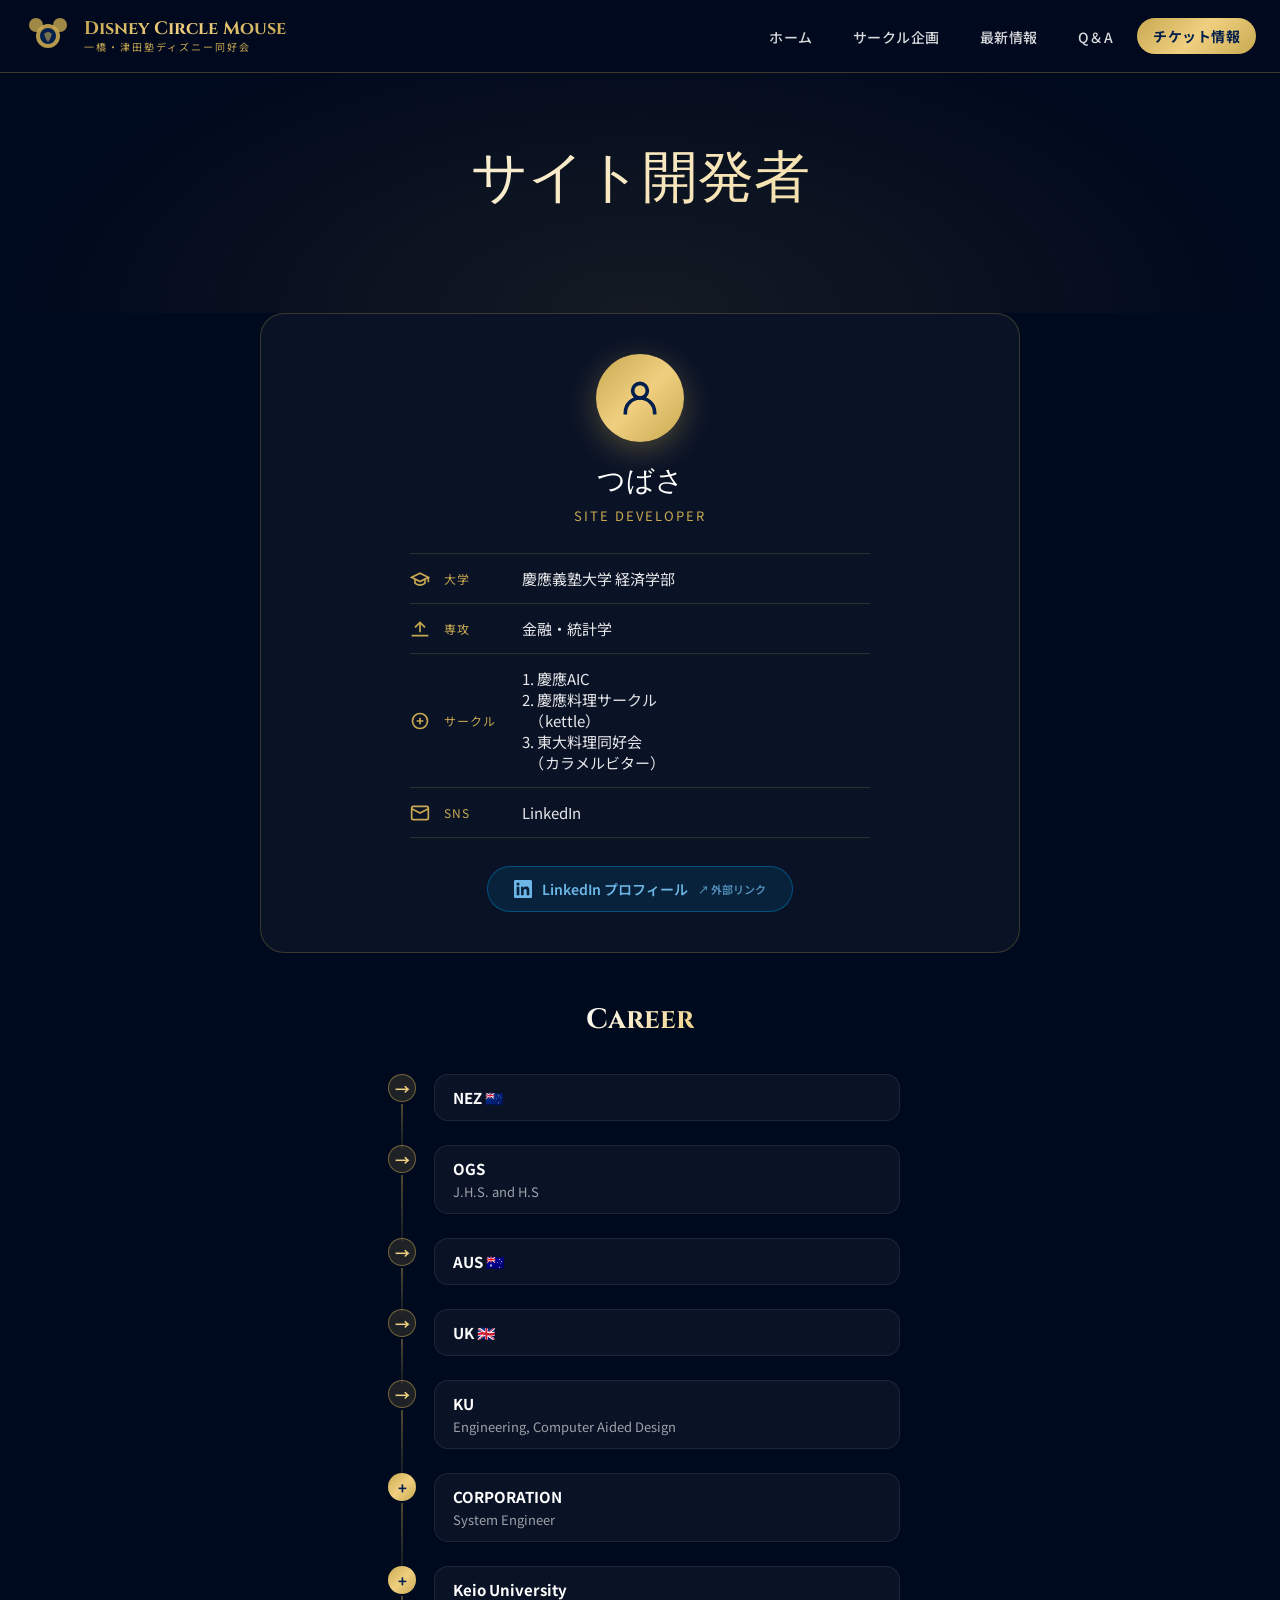
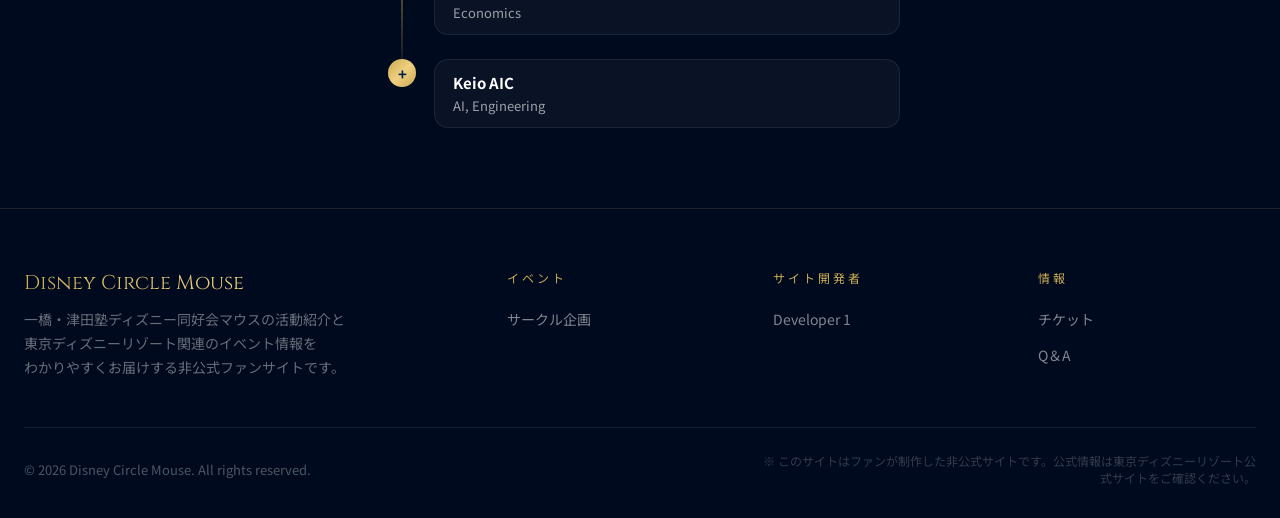
<file: developer.html>
<!DOCTYPE html>
<html lang="ja">
<head>
  <meta charset="UTF-8" />
  <meta name="viewport" content="width=device-width, initial-scale=1.0" />
  <title>サイト開発者 | Disney Circle Mouse</title>
  <meta name="description" content="一橋・津田塾ディズニー同好会マウス公式ファンサイトの開発者紹介ページです。" />
  <link rel="stylesheet" href="css/style.css" />
  <style>
    /* ===== DEVELOPER PAGE ===== */
    .dev-wrap {
      max-width: 760px;
      margin: 0 auto;
    }

    /* Profile card */
    .dev-profile {
      background: rgba(255,255,255,0.04);
      border: 1px solid rgba(200,169,81,0.25);
      border-radius: 24px;
      padding: 40px 36px;
      margin-bottom: 48px;
      text-align: center;
    }

    .dev-avatar {
      width: 88px;
      height: 88px;
      border-radius: 50%;
      margin: 0 auto 20px;
      display: flex;
      align-items: center;
      justify-content: center;
      background: var(--gradient-gold);
      box-shadow: 0 8px 30px rgba(200,169,81,0.35);
    }

    .dev-avatar svg {
      width: 44px;
      height: 44px;
    }

    .dev-name {
      font-family: 'Cinzel', serif;
      font-size: 28px;
      color: #fff;
      margin-bottom: 6px;
    }

    .dev-role {
      font-size: 13px;
      letter-spacing: 2px;
      color: var(--disney-gold);
      text-transform: uppercase;
      margin-bottom: 28px;
    }

    .dev-info-list {
      max-width: 460px;
      margin: 0 auto 28px;
      text-align: left;
    }

    .dev-info-item {
      display: flex;
      align-items: center;
      gap: 14px;
      padding: 14px 0;
      border-top: 1px solid rgba(200,169,81,0.18);
    }

    .dev-info-item:last-child {
      border-bottom: 1px solid rgba(200,169,81,0.18);
    }

    .dev-info-icon {
      flex-shrink: 0;
      width: 20px;
      height: 20px;
      color: var(--disney-gold);
    }

    .dev-info-label {
      flex: 0 0 64px;
      font-size: 12px;
      letter-spacing: 1px;
      color: var(--disney-gold);
    }

    .dev-info-value {
      color: rgba(255,255,255,0.9);
      font-size: 15px;
    }

    .dev-sns-btn {
      display: inline-flex;
      align-items: center;
      gap: 10px;
      padding: 12px 26px;
      border-radius: 40px;
      background: rgba(0,119,181,0.15);
      border: 1px solid rgba(0,119,181,0.55);
      color: #6cb7e8;
      font-size: 14px;
      font-weight: 600;
      text-decoration: none;
      transition: all 0.3s ease;
    }

    .dev-sns-btn:hover {
      background: rgba(0,119,181,0.28);
      border-color: #0a66c2;
      color: #9ccef0;
      transform: translateY(-2px);
    }

    .dev-sns-btn svg {
      width: 18px;
      height: 18px;
      flex-shrink: 0;
    }

    .dev-sns-ext {
      font-size: 11px;
      opacity: 0.75;
    }

    /* Career timeline */
    .dev-section-head {
      display: flex;
      align-items: center;
      justify-content: center;
      gap: 12px;
      margin-bottom: 36px;
    }

    .dev-section-head svg {
      width: 22px;
      height: 22px;
      color: var(--disney-gold);
    }

    .dev-section-head h2 {
      font-family: 'Cinzel', serif;
      font-size: clamp(20px, 4vw, 28px);
      background: linear-gradient(135deg, #fff, var(--disney-gold-light));
      -webkit-background-clip: text;
      -webkit-text-fill-color: transparent;
      background-clip: text;
    }

    .dev-career {
      position: relative;
      max-width: 520px;
      margin: 0 auto;
      padding-left: 8px;
    }

    .dev-career-item {
      display: flex;
      align-items: flex-start;
      gap: 18px;
      padding: 0 0 24px 0;
      position: relative;
    }

    .dev-career-item::before {
      content: '';
      position: absolute;
      left: 13px;
      top: 30px;
      bottom: -4px;
      width: 2px;
      background: linear-gradient(to bottom, rgba(200,169,81,0.4), rgba(200,169,81,0.1));
    }

    .dev-career-item:last-child {
      padding-bottom: 0;
    }

    .dev-career-item:last-child::before {
      display: none;
    }

    .dev-marker {
      flex-shrink: 0;
      width: 28px;
      height: 28px;
      border-radius: 50%;
      display: flex;
      align-items: center;
      justify-content: center;
      font-size: 15px;
      font-weight: 700;
      z-index: 1;
    }

    .dev-marker.step {
      background: rgba(200,169,81,0.15);
      border: 1px solid rgba(200,169,81,0.5);
      color: var(--disney-gold-light);
    }

    .dev-marker.plus {
      background: var(--gradient-gold);
      color: var(--disney-navy);
    }

    .dev-career-card {
      flex: 1;
      background: rgba(255,255,255,0.04);
      border: 1px solid rgba(255,255,255,0.08);
      border-radius: 14px;
      padding: 12px 18px;
      transition: all 0.3s ease;
    }

    .dev-career-card:hover {
      border-color: rgba(200,169,81,0.4);
      background: rgba(200,169,81,0.06);
    }

    .dev-career-place {
      font-size: 15px;
      font-weight: 700;
      color: #fff;
    }

    .dev-career-detail {
      font-size: 13px;
      color: rgba(255,255,255,0.6);
      margin-top: 3px;
    }

    @media (max-width: 600px) {
      .dev-profile {
        padding: 32px 22px;
      }
      .dev-career-card {
        padding: 10px 14px;
      }
    }
  </style>
</head>
<body>

<div class="stars-bg"></div>

<!-- Navigation -->
<nav class="navbar">
  <div class="nav-container">
    <a href="index.html" class="nav-logo">
      <svg class="nav-logo-icon" viewBox="0 0 48 48" fill="none" xmlns="http://www.w3.org/2000/svg">
        <circle cx="24" cy="24" r="12" fill="#c8a951" opacity="0.9"/>
        <circle cx="12" cy="13" r="7" fill="#c8a951" opacity="0.8"/>
        <circle cx="36" cy="13" r="7" fill="#c8a951" opacity="0.8"/>
        <circle cx="24" cy="24" r="8" fill="#001e4d"/>
        <path d="M20 22 Q24 18 28 22 Q26 28 24 30 Q22 28 20 22Z" fill="#c8a951" opacity="0.6"/>
      </svg>
      <div>
        <div class="nav-logo-text">Disney Circle Mouse</div>
        <div class="nav-logo-sub">一橋・津田塾ディズニー同好会</div>
      </div>
    </a>
    <ul class="nav-links">
      <li><a href="index.html">ホーム</a></li>
      <li><a href="events.html">サークル企画</a></li>
      <li><a href="news.html">最新情報</a></li>
      <li><a href="faq.html">Q＆A</a></li>
      <li><a href="ticket.html" class="nav-cta btn">チケット情報</a></li>
    </ul>
    <div class="hamburger" aria-label="メニュー"><span></span><span></span><span></span></div>
  </div>
</nav>

<!-- Page Hero -->
<section class="page-hero">
  <div class="page-hero-title fade-up">サイト開発者</div>
</section>

<section class="section" style="padding-top:0">
  <div class="dev-wrap">

    <!-- Profile Card -->
    <div class="dev-profile fade-up">
      <div class="dev-avatar">
        <svg viewBox="0 0 24 24" fill="none" stroke="#001e4d" stroke-width="2"><circle cx="12" cy="8" r="4"/><path d="M4 21v-1a8 8 0 0 1 16 0v1"/></svg>
      </div>
      <div class="dev-name">つばさ</div>
      <div class="dev-role">Site Developer</div>

      <div class="dev-info-list">
        <div class="dev-info-item">
          <svg class="dev-info-icon" viewBox="0 0 24 24" fill="none" stroke="currentColor" stroke-width="2"><path d="M22 10v6M2 10l10-5 10 5-10 5z"/><path d="M6 12v5c3 3 9 3 12 0v-5"/></svg>
          <span class="dev-info-label">大学</span>
          <span class="dev-info-value">慶應義塾大学 経済学部</span>
        </div>
        <div class="dev-info-item">
          <svg class="dev-info-icon" viewBox="0 0 24 24" fill="none" stroke="currentColor" stroke-width="2"><path d="M2 20h20M12 4v12M6 10l6-6 6 6"/></svg>
          <span class="dev-info-label">専攻</span>
          <span class="dev-info-value">金融・統計学</span>
        </div>
        <div class="dev-info-item">
          <svg class="dev-info-icon" viewBox="0 0 24 24" fill="none" stroke="currentColor" stroke-width="2"><circle cx="12" cy="12" r="9"/><path d="M8 12h8M12 8v8"/></svg>
          <span class="dev-info-label">サークル</span>
          <span class="dev-info-value">1. 慶應AIC<br>2. 慶應料理サークル<br>　（kettle）<br>3. 東大料理同好会<br>　（カラメルビター）</span>
        </div>
        <div class="dev-info-item">
          <svg class="dev-info-icon" viewBox="0 0 24 24" fill="none" stroke="currentColor" stroke-width="2"><rect x="2" y="4" width="20" height="16" rx="2"/><path d="m22 7-10 5L2 7"/></svg>
          <span class="dev-info-label">SNS</span>
          <span class="dev-info-value">LinkedIn</span>
        </div>
      </div>

      <a class="dev-sns-btn" href="https://jp.linkedin.com/in/hisayoshitsubasa" target="_blank" rel="noopener noreferrer">
        <svg viewBox="0 0 24 24" fill="currentColor"><path d="M20.45 20.45h-3.56v-5.57c0-1.33-.02-3.04-1.85-3.04-1.85 0-2.13 1.45-2.13 2.94v5.67H9.35V9h3.41v1.56h.05c.48-.9 1.64-1.85 3.37-1.85 3.6 0 4.27 2.37 4.27 5.45v6.29zM5.34 7.43a2.06 2.06 0 1 1 0-4.13 2.06 2.06 0 0 1 0 4.13zM7.12 20.45H3.56V9h3.56v11.45zM22.22 0H1.77C.79 0 0 .77 0 1.73v20.54C0 23.23.79 24 1.77 24h20.45c.98 0 1.78-.77 1.78-1.73V1.73C24 .77 23.2 0 22.22 0z"/></svg>
        LinkedIn プロフィール
        <span class="dev-sns-ext">↗ 外部リンク</span>
      </a>
    </div>

    <!-- Career -->
    <div class="dev-section-head fade-up">
      <h2>Career</h2>
    </div>

    <div class="dev-career fade-up">
      <div class="dev-career-item">
        <div class="dev-marker step">→</div>
        <div class="dev-career-card">
          <div class="dev-career-place">NEZ 🇳🇿</div>
        </div>
      </div>
      <div class="dev-career-item">
        <div class="dev-marker step">→</div>
        <div class="dev-career-card">
          <div class="dev-career-place">OGS</div>
          <div class="dev-career-detail">J.H.S. and H.S</div>
        </div>
      </div>
      <div class="dev-career-item">
        <div class="dev-marker step">→</div>
        <div class="dev-career-card">
          <div class="dev-career-place">AUS 🇦🇺</div>
        </div>
      </div>
      <div class="dev-career-item">
        <div class="dev-marker step">→</div>
        <div class="dev-career-card">
          <div class="dev-career-place">UK 🇬🇧</div>
        </div>
      </div>
      <div class="dev-career-item">
        <div class="dev-marker step">→</div>
        <div class="dev-career-card">
          <div class="dev-career-place">KU</div>
          <div class="dev-career-detail">Engineering, Computer Aided Design</div>
        </div>
      </div>
      <div class="dev-career-item">
        <div class="dev-marker plus">+</div>
        <div class="dev-career-card">
          <div class="dev-career-place">CORPORATION</div>
          <div class="dev-career-detail">System Engineer</div>
        </div>
      </div>
      <div class="dev-career-item">
        <div class="dev-marker plus">+</div>
        <div class="dev-career-card">
          <div class="dev-career-place">Keio University</div>
          <div class="dev-career-detail">Economics</div>
        </div>
      </div>
      <div class="dev-career-item">
        <div class="dev-marker plus">+</div>
        <div class="dev-career-card">
          <div class="dev-career-place">Keio AIC</div>
          <div class="dev-career-detail">AI, Engineering</div>
        </div>
      </div>
    </div>

  </div>
</section>

<!-- Footer -->
<footer class="footer">
  <div class="footer-container">
    <div class="footer-top">
      <div>
        <div class="footer-brand-name">Disney Circle Mouse</div>
        <p class="footer-brand-desc">一橋・津田塾ディズニー同好会マウスの活動紹介と<br>東京ディズニーリゾート関連のイベント情報を<br>わかりやすくお届けする非公式ファンサイトです。</p>
      </div>
      <div>
        <div class="footer-col-title">イベント</div>
        <ul class="footer-links">
          <li><a href="events.html">サークル企画</a></li>
        </ul>
      </div>
      <div>
        <div class="footer-col-title">サイト開発者</div>
        <ul class="footer-links">
          <li><a href="developer.html">Developer 1</a></li>
        </ul>
      </div>
      <div>
        <div class="footer-col-title">情報</div>
        <ul class="footer-links">
          <li><a href="ticket.html">チケット</a></li>
          <li><a href="faq.html">Q＆A</a></li>
        </ul>
      </div>
    </div>
    <div class="footer-bottom">
      <div class="footer-copyright">© 2026 Disney Circle Mouse. All rights reserved.</div>
      <div class="footer-disclaimer">※ このサイトはファンが制作した非公式サイトです。公式情報は東京ディズニーリゾート公式サイトをご確認ください。</div>
    </div>
  </div>
</footer>

<button class="scroll-top" aria-label="ページトップへ">↑</button>

<script src="js/main.js"></script>
</body>
</html>
</file>
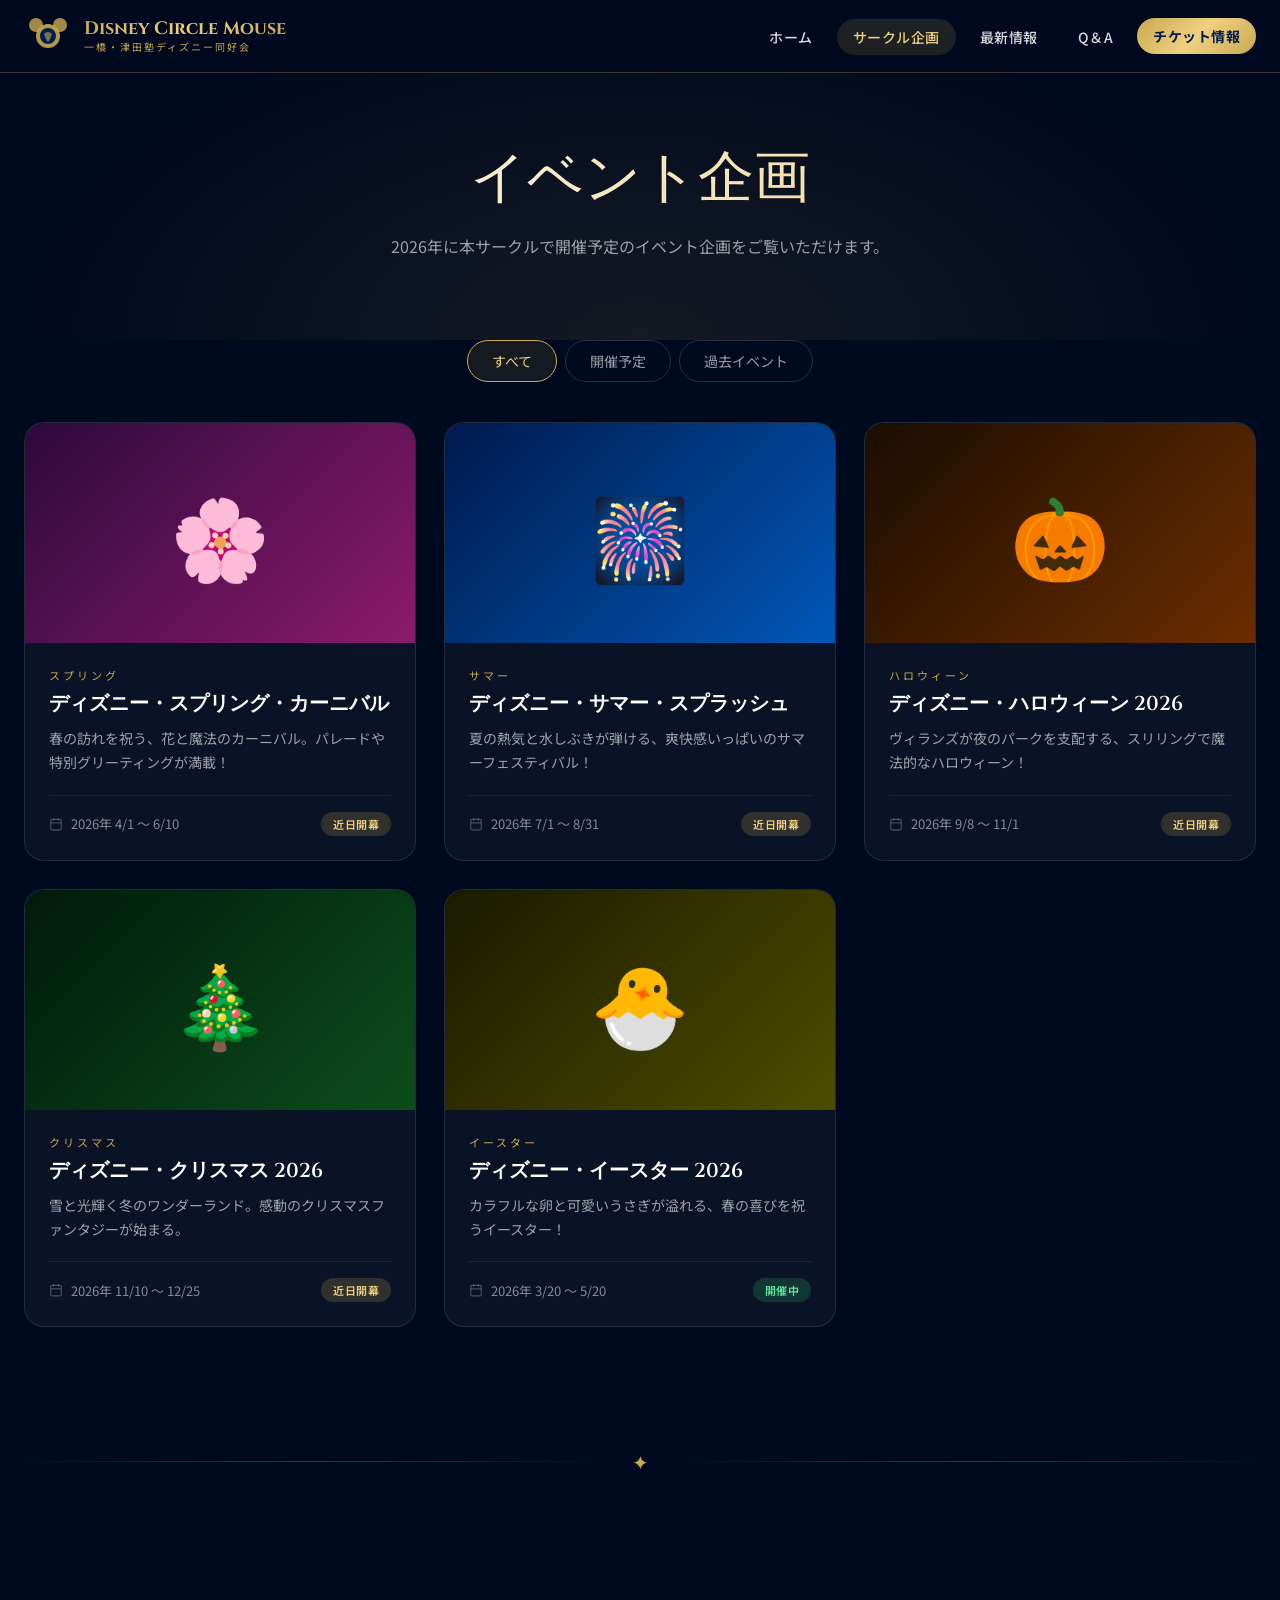
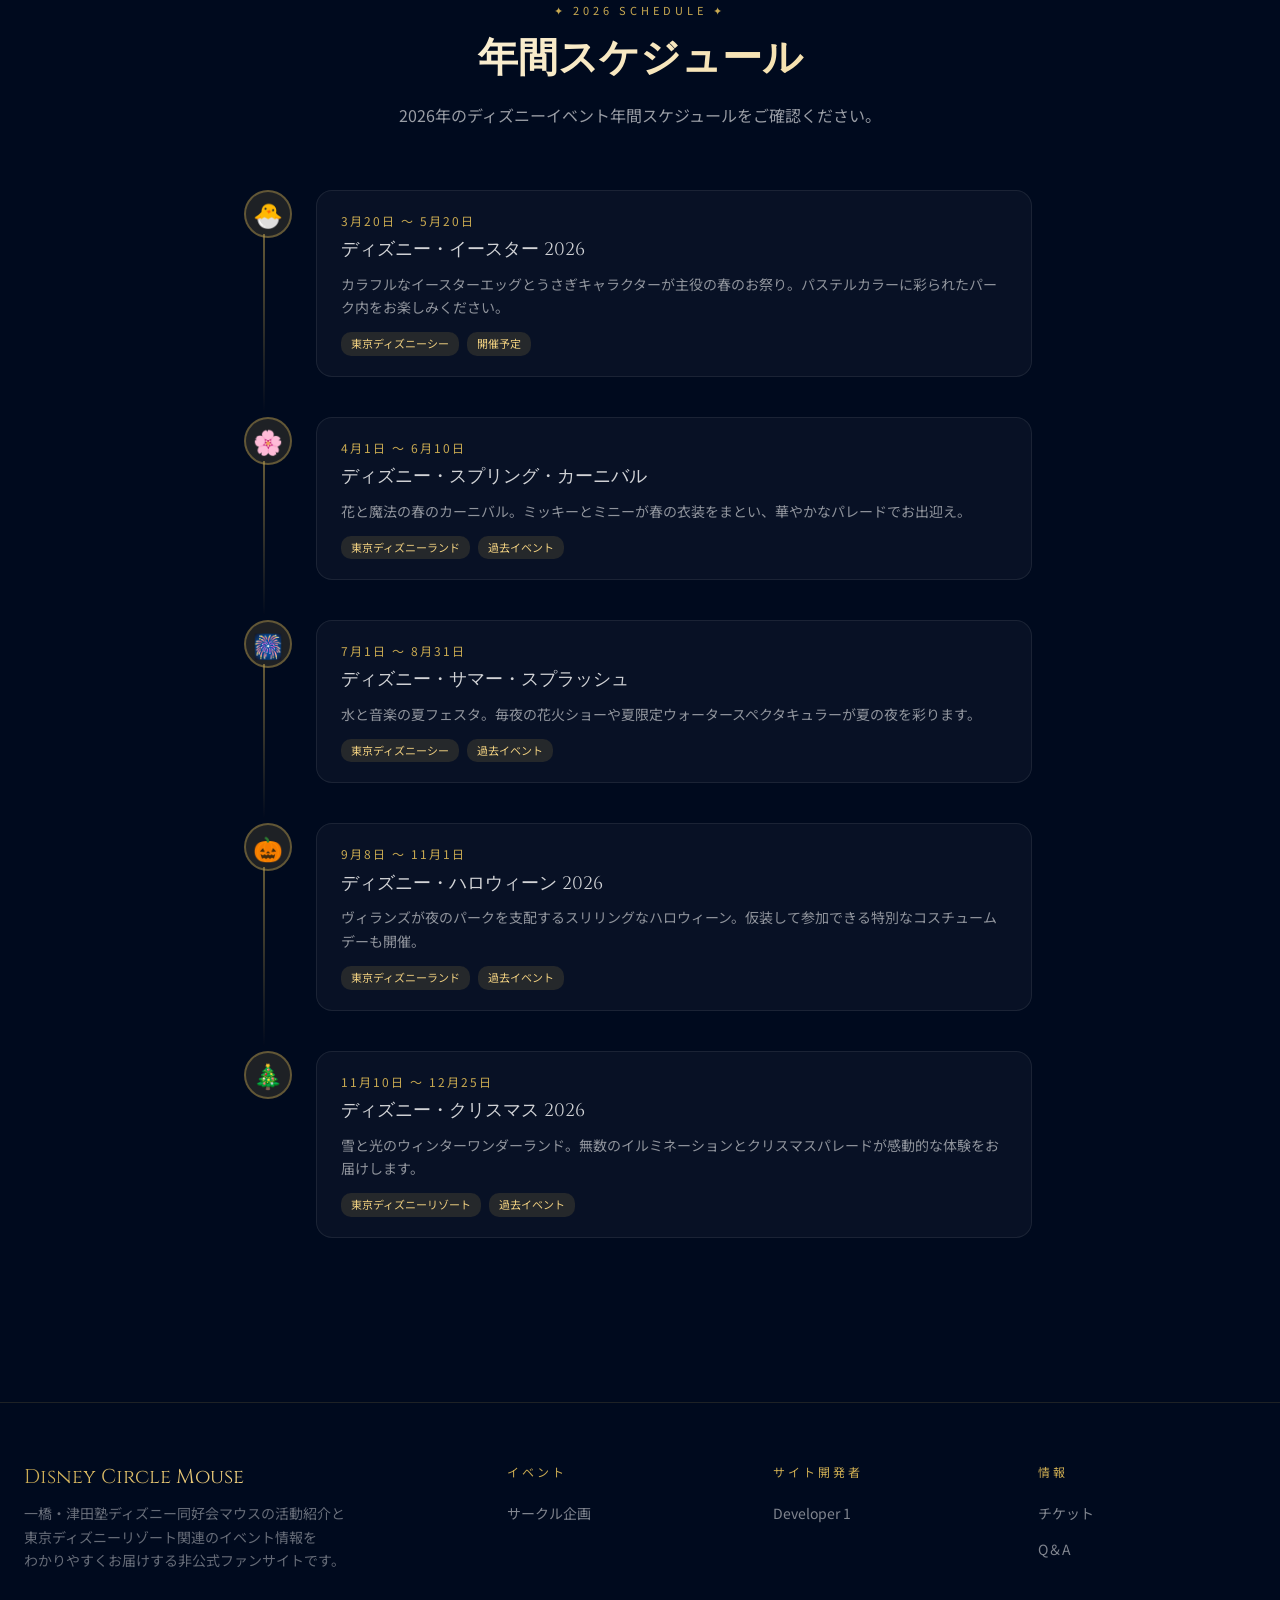
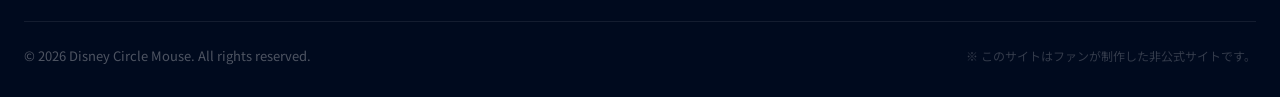
<file: events.html>
<!DOCTYPE html>
<html lang="ja">
<head>
  <meta charset="UTF-8" />
  <meta name="viewport" content="width=device-width, initial-scale=1.0" />
  <title>サークル企画 | Disney Circle Mouse</title>
  <meta name="description" content="東京ディズニーリゾートで開催される全イベントの一覧。シーズン別フィルターで絞り込み可能。" />
  <link rel="stylesheet" href="css/style.css" />
  <style>
    .events-page-grid {
      display: grid;
      grid-template-columns: repeat(auto-fill, minmax(340px, 1fr));
      gap: 28px;
    }
    .event-detail-card {
      background: rgba(255,255,255,0.04);
      border: 1px solid rgba(255,255,255,0.1);
      border-radius: 20px;
      overflow: hidden;
      transition: all 0.4s ease;
      cursor: pointer;
    }
    .event-detail-card:hover {
      border-color: rgba(200, 169, 81, 0.5);
      transform: translateY(-6px);
      box-shadow: 0 20px 60px rgba(0,0,0,0.5);
    }
    .event-timeline {
      max-width: 800px;
      margin: 0 auto 80px;
    }
    .timeline-item {
      display: flex;
      gap: 24px;
      margin-bottom: 32px;
      position: relative;
    }
    .timeline-item::before {
      content: '';
      position: absolute;
      left: 23px;
      top: 48px;
      bottom: -32px;
      width: 2px;
      background: linear-gradient(to bottom, rgba(200,169,81,0.5), transparent);
    }
    .timeline-item:last-child::before { display: none; }
    .timeline-icon {
      width: 48px;
      height: 48px;
      border-radius: 50%;
      background: rgba(200, 169, 81, 0.15);
      border: 2px solid rgba(200, 169, 81, 0.4);
      display: flex;
      align-items: center;
      justify-content: center;
      font-size: 24px;
      flex-shrink: 0;
    }
    .timeline-content {
      flex: 1;
      background: rgba(255,255,255,0.03);
      border: 1px solid rgba(255,255,255,0.08);
      border-radius: 16px;
      padding: 20px 24px;
    }
    .timeline-period {
      font-size: 12px;
      letter-spacing: 2px;
      color: var(--disney-gold);
      margin-bottom: 6px;
    }
    .timeline-title {
      font-family: 'Cinzel', serif;
      font-size: 18px;
      margin-bottom: 8px;
    }
    .timeline-desc {
      font-size: 14px;
      color: rgba(255,255,255,0.55);
      line-height: 1.7;
    }
    .tag-bar {
      display: flex;
      gap: 8px;
      margin-top: 12px;
      flex-wrap: wrap;
    }
    .tag-bar span {
      font-size: 11px;
      padding: 3px 10px;
      border-radius: 10px;
      background: rgba(200,169,81,0.15);
      color: var(--disney-gold-light);
    }
  </style>
</head>
<body>

<div class="stars-bg"></div>

<!-- Navigation -->
<nav class="navbar">
  <div class="nav-container">
    <a href="index.html" class="nav-logo">
      <svg class="nav-logo-icon" viewBox="0 0 48 48" fill="none">
        <circle cx="24" cy="24" r="12" fill="#c8a951" opacity="0.9"/>
        <circle cx="12" cy="13" r="7" fill="#c8a951" opacity="0.8"/>
        <circle cx="36" cy="13" r="7" fill="#c8a951" opacity="0.8"/>
        <circle cx="24" cy="24" r="8" fill="#001e4d"/>
        <path d="M20 22 Q24 18 28 22 Q26 28 24 30 Q22 28 20 22Z" fill="#c8a951" opacity="0.6"/>
      </svg>
      <div>
        <div class="nav-logo-text">Disney Circle Mouse</div>
        <div class="nav-logo-sub">一橋・津田塾ディズニー同好会</div>
      </div>
    </a>
    <ul class="nav-links">
      <li><a href="index.html">ホーム</a></li>
      <li><a href="events.html" class="active">サークル企画</a></li>
      <li><a href="news.html">最新情報</a></li>
      <li><a href="faq.html">Q＆A</a></li>
      <li><a href="ticket.html" class="nav-cta btn">チケット情報</a></li>
    </ul>
    <div class="hamburger"><span></span><span></span><span></span></div>
  </div>
</nav>

<!-- Page Hero -->
<section class="page-hero">
  <div class="page-hero-title fade-up">イベント企画</div>
  <p class="page-hero-desc fade-up">2026年に本サークルで開催予定のイベント企画をご覧いただけます。</p>
</section>

<!-- Events Section -->
<section class="section" style="padding-top:0">
  <div class="container">
    <!-- Filter Tabs -->
    <div class="filter-tabs fade-up">
      <button class="filter-tab active" data-filter="all">すべて</button>
      <button class="filter-tab" data-filter="ongoing">開催予定</button>
      <button class="filter-tab" data-filter="upcoming">過去イベント</button>
    </div>

    <!-- Events Grid -->
    <div class="events-grid" id="events-grid"></div>
  </div>
</section>

<div class="divider container"><span class="divider-icon">✦</span></div>

<!-- Timeline Section -->
<section class="section">
  <div class="container">
    <div class="section-header fade-up">
      <div class="section-tag">✦ 2026 Schedule ✦</div>
      <h2 class="section-title">年間スケジュール</h2>
      <p class="section-desc">2026年のディズニーイベント年間スケジュールをご確認ください。</p>
    </div>
    <div class="event-timeline">
      <div class="timeline-item fade-up">
        <div class="timeline-icon">🐣</div>
        <div class="timeline-content">
          <div class="timeline-period">3月20日 〜 5月20日</div>
          <div class="timeline-title">ディズニー・イースター 2026</div>
          <p class="timeline-desc">カラフルなイースターエッグとうさぎキャラクターが主役の春のお祭り。パステルカラーに彩られたパーク内をお楽しみください。</p>
          <div class="tag-bar"><span>東京ディズニーシー</span><span>開催予定</span></div>
        </div>
      </div>
      <div class="timeline-item fade-up">
        <div class="timeline-icon">🌸</div>
        <div class="timeline-content">
          <div class="timeline-period">4月1日 〜 6月10日</div>
          <div class="timeline-title">ディズニー・スプリング・カーニバル</div>
          <p class="timeline-desc">花と魔法の春のカーニバル。ミッキーとミニーが春の衣装をまとい、華やかなパレードでお出迎え。</p>
          <div class="tag-bar"><span>東京ディズニーランド</span><span>過去イベント</span></div>
        </div>
      </div>
      <div class="timeline-item fade-up">
        <div class="timeline-icon">🎆</div>
        <div class="timeline-content">
          <div class="timeline-period">7月1日 〜 8月31日</div>
          <div class="timeline-title">ディズニー・サマー・スプラッシュ</div>
          <p class="timeline-desc">水と音楽の夏フェスタ。毎夜の花火ショーや夏限定ウォータースペクタキュラーが夏の夜を彩ります。</p>
          <div class="tag-bar"><span>東京ディズニーシー</span><span>過去イベント</span></div>
        </div>
      </div>
      <div class="timeline-item fade-up">
        <div class="timeline-icon">🎃</div>
        <div class="timeline-content">
          <div class="timeline-period">9月8日 〜 11月1日</div>
          <div class="timeline-title">ディズニー・ハロウィーン 2026</div>
          <p class="timeline-desc">ヴィランズが夜のパークを支配するスリリングなハロウィーン。仮装して参加できる特別なコスチュームデーも開催。</p>
          <div class="tag-bar"><span>東京ディズニーランド</span><span>過去イベント</span></div>
        </div>
      </div>
      <div class="timeline-item fade-up">
        <div class="timeline-icon">🎄</div>
        <div class="timeline-content">
          <div class="timeline-period">11月10日 〜 12月25日</div>
          <div class="timeline-title">ディズニー・クリスマス 2026</div>
          <p class="timeline-desc">雪と光のウィンターワンダーランド。無数のイルミネーションとクリスマスパレードが感動的な体験をお届けします。</p>
          <div class="tag-bar"><span>東京ディズニーリゾート</span><span>過去イベント</span></div>
        </div>
      </div>
    </div>
  </div>
</section>

<!-- Event Modal -->
<div class="modal-overlay" id="event-modal-overlay">
  <div class="modal">
    <div class="modal-hero">
      <span class="modal-hero-emoji" style="font-size:80px"></span>
      <button class="modal-close" onclick="closeEventModal()">✕</button>
    </div>
    <div class="modal-body">
      <div class="modal-season"></div>
      <h2 class="modal-title"></h2>
      <p class="modal-desc"></p>
      <div class="modal-info-grid">
        <div class="modal-info-item">
          <div class="modal-info-label">開始日</div>
          <div class="modal-info-value modal-start"></div>
        </div>
        <div class="modal-info-item">
          <div class="modal-info-label">終了日</div>
          <div class="modal-info-value modal-end"></div>
        </div>
        <div class="modal-info-item">
          <div class="modal-info-label">開催パーク</div>
          <div class="modal-info-value modal-location"></div>
        </div>
        <div class="modal-info-item">
          <div class="modal-info-label">ステータス</div>
          <div class="modal-info-value modal-status"></div>
        </div>
      </div>
      <div class="modal-highlights">
        <h4>ハイライト</h4>
        <ul class="modal-highlight-list modal-highlights-list"></ul>
      </div>
      <button class="btn btn-primary" onclick="closeEventModal()" style="width:100%;justify-content:center;cursor:pointer;">閉じる</button>
    </div>
  </div>
</div>

<!-- Footer -->
<footer class="footer">
  <div class="footer-container">
    <div class="footer-top">
      <div>
        <div class="footer-brand-name">Disney Circle Mouse</div>
        <p class="footer-brand-desc">一橋・津田塾ディズニー同好会マウスの活動紹介と<br>東京ディズニーリゾート関連のイベント情報を<br>わかりやすくお届けする非公式ファンサイトです。</p>
      </div>
      <div>
        <div class="footer-col-title">イベント</div>
        <ul class="footer-links">
          <li><a href="events.html">サークル企画</a></li>
        </ul>
      </div>
      <div>
        <div class="footer-col-title">サイト開発者</div>
        <ul class="footer-links">
          <li><a href="developer.html">Developer 1</a></li>
        </ul>
      </div>
      <div>
        <div class="footer-col-title">情報</div>
        <ul class="footer-links">
          <li><a href="ticket.html">チケット</a></li>
          <li><a href="faq.html">Q＆A</a></li>
        </ul>
      </div>
    </div>
    <div class="footer-bottom">
      <div class="footer-copyright">© 2026 Disney Circle Mouse. All rights reserved.</div>
      <div class="footer-disclaimer">※ このサイトはファンが制作した非公式サイトです。</div>
    </div>
  </div>
</footer>

<button class="scroll-top" aria-label="ページトップへ">↑</button>

<script src="js/main.js"></script>
</body>
</html>
</file>
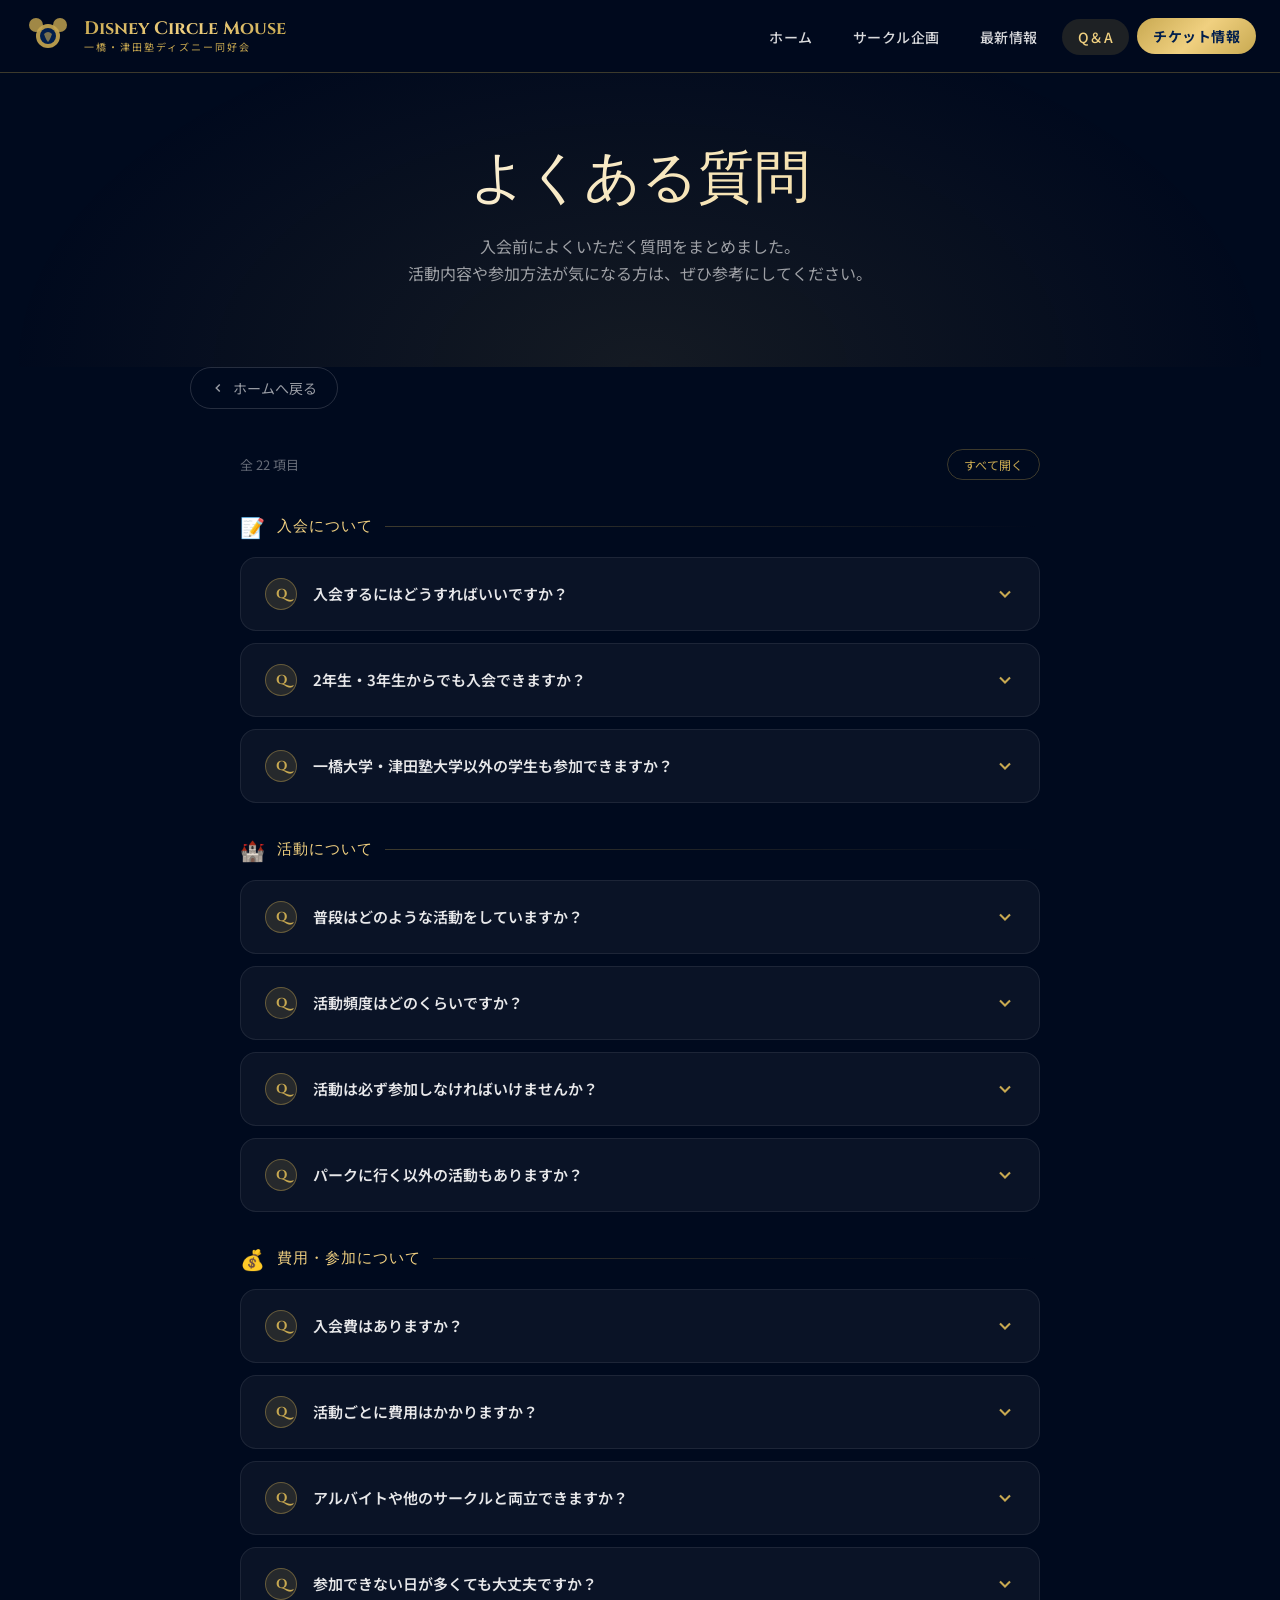
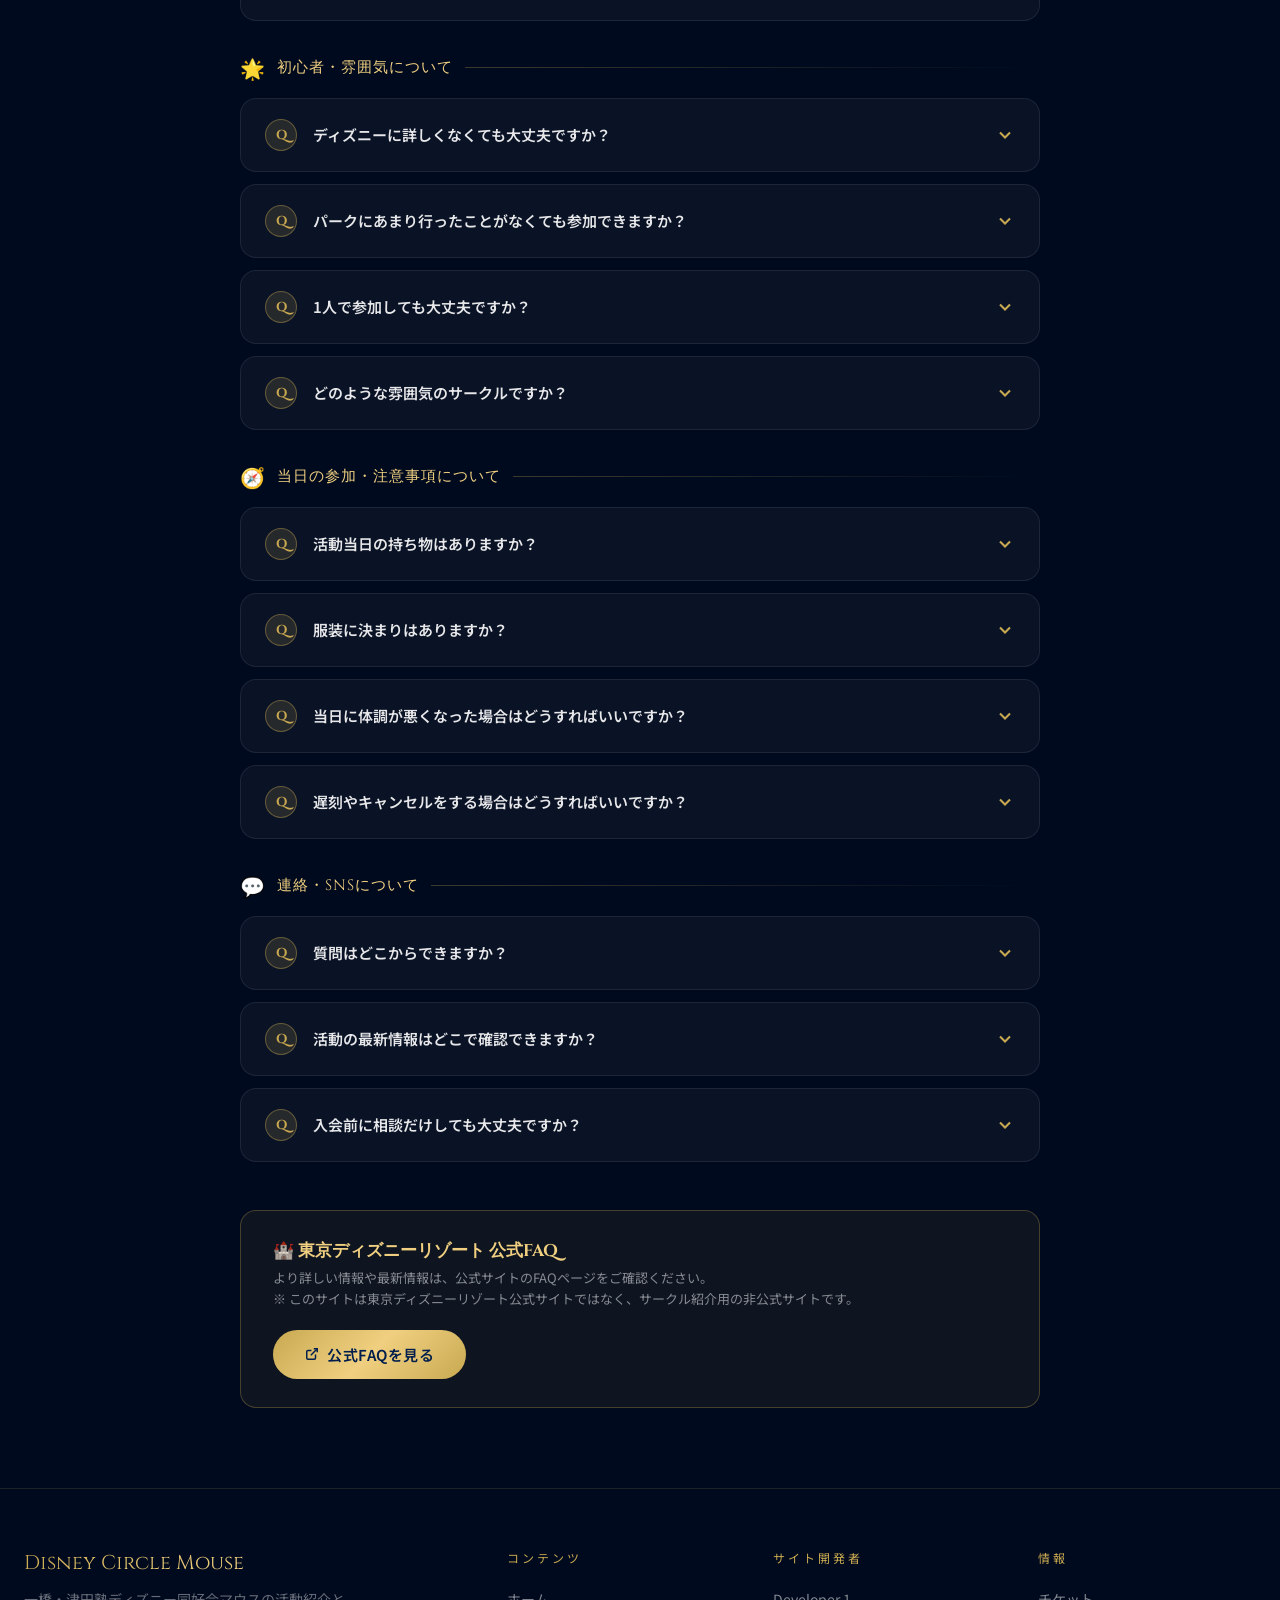
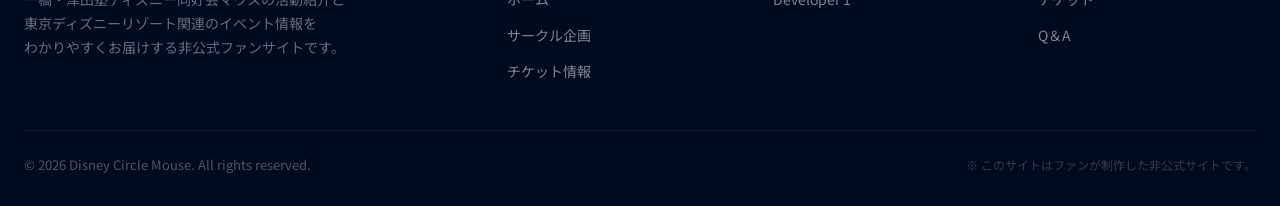
<file: faq.html>
<!DOCTYPE html>
<html lang="ja">
<head>
  <meta charset="UTF-8" />
  <meta name="viewport" content="width=device-width, initial-scale=1.0" />
  <title>FAQ よくある質問 | Disney Circle Mouse</title>
  <meta name="description" content="一橋・津田塾ディズニー同好会 Mouse の入会前によくいただく質問をまとめました。活動内容や参加方法、雰囲気、費用などを紹介しています。" />
  <link rel="stylesheet" href="css/style.css" />
  <style>
    /* ===== FAQ ACCORDION ===== */
    .faq-list {
      max-width: 800px;
      margin: 0 auto;
      display: flex;
      flex-direction: column;
      gap: 12px;
    }

    .faq-item {
      background: rgba(255,255,255,0.04);
      border: 1px solid rgba(255,255,255,0.08);
      border-radius: 16px;
      overflow: hidden;
      transition: border-color 0.3s ease;
    }

    .faq-item.open {
      border-color: rgba(200, 169, 81, 0.45);
      box-shadow: 0 4px 24px rgba(200, 169, 81, 0.08);
    }

    .faq-question {
      width: 100%;
      background: transparent;
      border: none;
      padding: 20px 24px;
      display: flex;
      align-items: center;
      gap: 16px;
      cursor: pointer;
      text-align: left;
      transition: background 0.2s ease;
    }

    .faq-question:hover {
      background: rgba(255,255,255,0.04);
    }

    .faq-item.open .faq-question {
      background: rgba(200, 169, 81, 0.06);
      border-bottom: 1px solid rgba(200, 169, 81, 0.15);
    }

    .faq-q-badge {
      flex-shrink: 0;
      width: 32px;
      height: 32px;
      border-radius: 50%;
      background: rgba(200, 169, 81, 0.15);
      border: 1px solid rgba(200, 169, 81, 0.4);
      display: flex;
      align-items: center;
      justify-content: center;
      font-family: 'Cinzel', serif;
      font-size: 13px;
      font-weight: 700;
      color: var(--disney-gold);
    }

    .faq-item.open .faq-q-badge {
      background: var(--disney-gold);
      color: var(--disney-navy);
    }

    .faq-q-text {
      flex: 1;
      font-size: 15px;
      font-weight: 600;
      color: rgba(255,255,255,0.9);
      line-height: 1.5;
      font-family: 'Noto Sans JP', sans-serif;
    }

    .faq-chevron {
      flex-shrink: 0;
      width: 20px;
      height: 20px;
      color: var(--disney-gold);
      transition: transform 0.35s ease;
    }

    .faq-item.open .faq-chevron {
      transform: rotate(180deg);
    }

    .faq-answer {
      max-height: 0;
      overflow: hidden;
      transition: max-height 0.4s ease, padding 0.3s ease;
    }

    .faq-item.open .faq-answer {
      max-height: 800px;
    }

    .faq-answer-inner {
      padding: 0 24px 20px 72px;
    }

    .faq-a-label {
      display: inline-block;
      font-size: 11px;
      letter-spacing: 2px;
      color: var(--disney-gold);
      text-transform: uppercase;
      margin-bottom: 8px;
    }

    .faq-a-text {
      font-size: 14px;
      color: rgba(255,255,255,0.72);
      line-height: 1.85;
    }

    /* ===== CATEGORY DIVIDER ===== */
    .faq-category {
      display: flex;
      align-items: center;
      gap: 12px;
      margin: 32px 0 16px;
      max-width: 800px;
      margin-left: auto;
      margin-right: auto;
    }

    .faq-category:first-of-type {
      margin-top: 0;
    }

    .faq-category-icon {
      font-size: 20px;
    }

    .faq-category-name {
      font-family: 'Cinzel', serif;
      font-size: 15px;
      color: var(--disney-gold-light);
      letter-spacing: 1px;
    }

    .faq-category-line {
      flex: 1;
      height: 1px;
      background: linear-gradient(to right, rgba(200,169,81,0.3), transparent);
    }

    /* ===== OFFICIAL LINK BANNER ===== */
    .official-banner {
      max-width: 800px;
      margin: 48px auto 0;
      background: rgba(200,169,81,0.07);
      border: 1px solid rgba(200,169,81,0.3);
      border-radius: 16px;
      padding: 28px 32px;
      display: flex;
      align-items: center;
      justify-content: space-between;
      gap: 20px;
      flex-wrap: wrap;
    }

    .official-banner-info h3 {
      font-family: 'Cinzel', serif;
      font-size: 17px;
      margin-bottom: 6px;
      color: var(--disney-gold-light);
    }

    .official-banner-info p {
      font-size: 13px;
      color: rgba(255,255,255,0.5);
      line-height: 1.6;
    }

    /* ===== BACK BUTTON ===== */
    .back-btn {
      display: inline-flex;
      align-items: center;
      gap: 8px;
      color: rgba(255,255,255,0.6);
      text-decoration: none;
      font-size: 14px;
      padding: 10px 20px;
      border: 1px solid rgba(255,255,255,0.15);
      border-radius: 24px;
      transition: all 0.25s ease;
      margin-bottom: 40px;
    }

    .back-btn:hover {
      color: var(--disney-gold-light);
      border-color: rgba(200,169,81,0.5);
      background: rgba(200,169,81,0.07);
    }

    /* ===== COUNTER ===== */
    .faq-counter {
      max-width: 800px;
      margin: 0 auto 32px;
      display: flex;
      align-items: center;
      justify-content: space-between;
      flex-wrap: wrap;
      gap: 12px;
    }

    .faq-total {
      font-size: 13px;
      color: rgba(255,255,255,0.4);
    }

    .faq-expand-all {
      background: transparent;
      border: 1px solid rgba(200,169,81,0.3);
      color: var(--disney-gold);
      font-size: 12px;
      padding: 6px 16px;
      border-radius: 20px;
      cursor: pointer;
      font-family: 'Noto Sans JP', sans-serif;
      transition: all 0.2s ease;
    }

    .faq-expand-all:hover {
      background: rgba(200,169,81,0.1);
      border-color: var(--disney-gold);
    }
  </style>
</head>
<body>

<div class="stars-bg"></div>

<!-- Navigation -->
<nav class="navbar">
  <div class="nav-container">
    <a href="index.html" class="nav-logo">
      <svg class="nav-logo-icon" viewBox="0 0 48 48" fill="none">
        <circle cx="24" cy="24" r="12" fill="#c8a951" opacity="0.9"/>
        <circle cx="12" cy="13" r="7" fill="#c8a951" opacity="0.8"/>
        <circle cx="36" cy="13" r="7" fill="#c8a951" opacity="0.8"/>
        <circle cx="24" cy="24" r="8" fill="#001e4d"/>
        <path d="M20 22 Q24 18 28 22 Q26 28 24 30 Q22 28 20 22Z" fill="#c8a951" opacity="0.6"/>
      </svg>
      <div>
        <div class="nav-logo-text">Disney Circle Mouse</div>
        <div class="nav-logo-sub">一橋・津田塾ディズニー同好会</div>
      </div>
    </a>
    <ul class="nav-links">
      <li><a href="index.html">ホーム</a></li>
      <li><a href="events.html">サークル企画</a></li>
      <li><a href="news.html">最新情報</a></li>
      <li><a href="faq.html" class="active">Q＆A</a></li>
      <li><a href="ticket.html" class="nav-cta btn">チケット情報</a></li>
    </ul>
    <div class="hamburger"><span></span><span></span><span></span></div>
  </div>
</nav>

<!-- Page Hero -->
<section class="page-hero">
  <div class="page-hero-title fade-up">よくある質問</div>
  <p class="page-hero-desc fade-up">入会前によくいただく質問をまとめました。<br>活動内容や参加方法が気になる方は、ぜひ参考にしてください。</p>
</section>

<section class="section" style="padding-top:0">
  <div class="container" style="max-width:900px">

    <!-- Back button -->
    <a href="index.html" class="back-btn fade-up">
      <svg width="14" height="14" viewBox="0 0 24 24" fill="none" stroke="currentColor" stroke-width="2.5"><polyline points="15 18 9 12 15 6"/></svg>
      ホームへ戻る
    </a>

    <!-- Counter + expand all -->
    <div class="faq-counter fade-up">
      <span class="faq-total">全 22 項目</span>
      <button class="faq-expand-all" id="expand-all-btn">すべて開く</button>
    </div>

    <!-- Category: 入会について -->
    <div class="faq-category fade-up">
      <span class="faq-category-icon">📝</span>
      <span class="faq-category-name">入会について</span>
      <div class="faq-category-line"></div>
    </div>

    <div class="faq-list" id="faq-list">

      <div class="faq-item">
        <button class="faq-question" aria-expanded="false">
          <span class="faq-q-badge">Q</span>
          <span class="faq-q-text">入会するにはどうすればいいですか？</span>
          <svg class="faq-chevron" viewBox="0 0 24 24" fill="none" stroke="currentColor" stroke-width="2.5"><polyline points="6 9 12 15 18 9"/></svg>
        </button>
        <div class="faq-answer">
          <div class="faq-answer-inner">
            <span class="faq-a-label">Answer</span>
            <p class="faq-a-text">入会を希望する方は、公式SNSや新歓時の案内からご連絡ください。活動内容や参加方法を確認したうえで、参加を検討できます。</p>
          </div>
        </div>
      </div>

      <div class="faq-item">
        <button class="faq-question" aria-expanded="false">
          <span class="faq-q-badge">Q</span>
          <span class="faq-q-text">2年生・3年生からでも入会できますか？</span>
          <svg class="faq-chevron" viewBox="0 0 24 24" fill="none" stroke="currentColor" stroke-width="2.5"><polyline points="6 9 12 15 18 9"/></svg>
        </button>
        <div class="faq-answer">
          <div class="faq-answer-inner">
            <span class="faq-a-label">Answer</span>
            <p class="faq-a-text">学年に関係なく、興味を持ったタイミングで参加を相談できます。実際の募集対象や受付状況は、年度ごとの案内をご確認ください。</p>
          </div>
        </div>
      </div>

      <div class="faq-item">
        <button class="faq-question" aria-expanded="false">
          <span class="faq-q-badge">Q</span>
          <span class="faq-q-text">一橋大学・津田塾大学以外の学生も参加できますか？</span>
          <svg class="faq-chevron" viewBox="0 0 24 24" fill="none" stroke="currentColor" stroke-width="2.5"><polyline points="6 9 12 15 18 9"/></svg>
        </button>
        <div class="faq-answer">
          <div class="faq-answer-inner">
            <span class="faq-a-label">Answer</span>
            <p class="faq-a-text">Mouseは一橋大学・津田塾大学の学生を中心としたインカレサークルです。他大学の方の参加可否は、年度ごとの募集方針によって異なるため、事前にお問い合わせください。</p>
          </div>
        </div>
      </div>

    </div><!-- /faq-list -->

    <!-- Category: 活動について -->
    <div class="faq-category fade-up" style="margin-top:32px">
      <span class="faq-category-icon">🏰</span>
      <span class="faq-category-name">活動について</span>
      <div class="faq-category-line"></div>
    </div>

    <div class="faq-list">

      <div class="faq-item">
        <button class="faq-question" aria-expanded="false">
          <span class="faq-q-badge">Q</span>
          <span class="faq-q-text">普段はどのような活動をしていますか？</span>
          <svg class="faq-chevron" viewBox="0 0 24 24" fill="none" stroke="currentColor" stroke-width="2.5"><polyline points="6 9 12 15 18 9"/></svg>
        </button>
        <div class="faq-answer">
          <div class="faq-answer-inner">
            <span class="faq-a-label">Answer</span>
            <p class="faq-a-text">東京ディズニーリゾートに遊びに行く企画や、ショー・パレードを楽しむ活動、食事会、季節イベントなどを行っています。パークに行く活動だけでなく、メンバー同士で交流する企画もあります。</p>
          </div>
        </div>
      </div>

      <div class="faq-item">
        <button class="faq-question" aria-expanded="false">
          <span class="faq-q-badge">Q</span>
          <span class="faq-q-text">活動頻度はどのくらいですか？</span>
          <svg class="faq-chevron" viewBox="0 0 24 24" fill="none" stroke="currentColor" stroke-width="2.5"><polyline points="6 9 12 15 18 9"/></svg>
        </button>
        <div class="faq-answer">
          <div class="faq-answer-inner">
            <span class="faq-a-label">Answer</span>
            <p class="faq-a-text">活動頻度は時期や企画内容によって異なります。学業やアルバイトと両立しやすいように、参加できる企画を選んで参加する形を想定しています。</p>
          </div>
        </div>
      </div>

      <div class="faq-item">
        <button class="faq-question" aria-expanded="false">
          <span class="faq-q-badge">Q</span>
          <span class="faq-q-text">活動は必ず参加しなければいけませんか？</span>
          <svg class="faq-chevron" viewBox="0 0 24 24" fill="none" stroke="currentColor" stroke-width="2.5"><polyline points="6 9 12 15 18 9"/></svg>
        </button>
        <div class="faq-answer">
          <div class="faq-answer-inner">
            <span class="faq-a-label">Answer</span>
            <p class="faq-a-text">すべての活動に必ず参加する必要はありません。自分の予定に合わせて、参加できる企画を選んで楽しめます。</p>
          </div>
        </div>
      </div>

      <div class="faq-item">
        <button class="faq-question" aria-expanded="false">
          <span class="faq-q-badge">Q</span>
          <span class="faq-q-text">パークに行く以外の活動もありますか？</span>
          <svg class="faq-chevron" viewBox="0 0 24 24" fill="none" stroke="currentColor" stroke-width="2.5"><polyline points="6 9 12 15 18 9"/></svg>
        </button>
        <div class="faq-answer">
          <div class="faq-answer-inner">
            <span class="faq-a-label">Answer</span>
            <p class="faq-a-text">あります。食事会、映画鑑賞、季節イベント、交流企画など、パーク外でも楽しめる活動を行う場合があります。</p>
          </div>
        </div>
      </div>

    </div>

    <!-- Category: 費用・参加について -->
    <div class="faq-category fade-up" style="margin-top:32px">
      <span class="faq-category-icon">💰</span>
      <span class="faq-category-name">費用・参加について</span>
      <div class="faq-category-line"></div>
    </div>

    <div class="faq-list">

      <div class="faq-item">
        <button class="faq-question" aria-expanded="false">
          <span class="faq-q-badge">Q</span>
          <span class="faq-q-text">入会費はありますか？</span>
          <svg class="faq-chevron" viewBox="0 0 24 24" fill="none" stroke="currentColor" stroke-width="2.5"><polyline points="6 9 12 15 18 9"/></svg>
        </button>
        <div class="faq-answer">
          <div class="faq-answer-inner">
            <span class="faq-a-label">Answer</span>
            <p class="faq-a-text">入会費は無料です！</p>
          </div>
        </div>
      </div>

      <div class="faq-item">
        <button class="faq-question" aria-expanded="false">
          <span class="faq-q-badge">Q</span>
          <span class="faq-q-text">活動ごとに費用はかかりますか？</span>
          <svg class="faq-chevron" viewBox="0 0 24 24" fill="none" stroke="currentColor" stroke-width="2.5"><polyline points="6 9 12 15 18 9"/></svg>
        </button>
        <div class="faq-answer">
          <div class="faq-answer-inner">
            <span class="faq-a-label">Answer</span>
            <p class="faq-a-text">パークに行く企画では、チケット代、交通費、食事代などが各自で必要になる場合があります。企画ごとの費用は、事前に案内される内容を確認してください。</p>
          </div>
        </div>
      </div>

      <div class="faq-item">
        <button class="faq-question" aria-expanded="false">
          <span class="faq-q-badge">Q</span>
          <span class="faq-q-text">アルバイトや他のサークルと両立できますか？</span>
          <svg class="faq-chevron" viewBox="0 0 24 24" fill="none" stroke="currentColor" stroke-width="2.5"><polyline points="6 9 12 15 18 9"/></svg>
        </button>
        <div class="faq-answer">
          <div class="faq-answer-inner">
            <span class="faq-a-label">Answer</span>
            <p class="faq-a-text">両立しやすいように、自分の予定に合わせて参加できる活動を選ぶ形です。無理なく参加できる範囲で楽しめます。</p>
          </div>
        </div>
      </div>

      <div class="faq-item">
        <button class="faq-question" aria-expanded="false">
          <span class="faq-q-badge">Q</span>
          <span class="faq-q-text">参加できない日が多くても大丈夫ですか？</span>
          <svg class="faq-chevron" viewBox="0 0 24 24" fill="none" stroke="currentColor" stroke-width="2.5"><polyline points="6 9 12 15 18 9"/></svg>
        </button>
        <div class="faq-answer">
          <div class="faq-answer-inner">
            <span class="faq-a-label">Answer</span>
            <p class="faq-a-text">参加頻度が高くなくても、興味のある企画に合わせて参加できます。学業や予定を優先しながら、無理のない形で関われます。</p>
          </div>
        </div>
      </div>

    </div>

    <!-- Category: 初心者・雰囲気について -->
    <div class="faq-category fade-up" style="margin-top:32px">
      <span class="faq-category-icon">🌟</span>
      <span class="faq-category-name">初心者・雰囲気について</span>
      <div class="faq-category-line"></div>
    </div>

    <div class="faq-list">

      <div class="faq-item">
        <button class="faq-question" aria-expanded="false">
          <span class="faq-q-badge">Q</span>
          <span class="faq-q-text">ディズニーに詳しくなくても大丈夫ですか？</span>
          <svg class="faq-chevron" viewBox="0 0 24 24" fill="none" stroke="currentColor" stroke-width="2.5"><polyline points="6 9 12 15 18 9"/></svg>
        </button>
        <div class="faq-answer">
          <div class="faq-answer-inner">
            <span class="faq-a-label">Answer</span>
            <p class="faq-a-text">大丈夫です。パークが好きな方、映画が好きな方、これから詳しくなりたい方まで、幅広く楽しめます！</p>
          </div>
        </div>
      </div>

      <div class="faq-item">
        <button class="faq-question" aria-expanded="false">
          <span class="faq-q-badge">Q</span>
          <span class="faq-q-text">パークにあまり行ったことがなくても参加できますか？</span>
          <svg class="faq-chevron" viewBox="0 0 24 24" fill="none" stroke="currentColor" stroke-width="2.5"><polyline points="6 9 12 15 18 9"/></svg>
        </button>
        <div class="faq-answer">
          <div class="faq-answer-inner">
            <span class="faq-a-label">Answer</span>
            <p class="faq-a-text">参加できます。詳しいメンバーと一緒に行くことで、パークの楽しみ方を知るきっかけにもなります！</p>
          </div>
        </div>
      </div>

      <div class="faq-item">
        <button class="faq-question" aria-expanded="false">
          <span class="faq-q-badge">Q</span>
          <span class="faq-q-text">1人で参加しても大丈夫ですか？</span>
          <svg class="faq-chevron" viewBox="0 0 24 24" fill="none" stroke="currentColor" stroke-width="2.5"><polyline points="6 9 12 15 18 9"/></svg>
        </button>
        <div class="faq-answer">
          <div class="faq-answer-inner">
            <span class="faq-a-label">Answer</span>
            <p class="faq-a-text">1人で参加する方も歓迎です。初めての方でも話しやすい雰囲気づくりを大切にしています。</p>
          </div>
        </div>
      </div>

      <div class="faq-item">
        <button class="faq-question" aria-expanded="false">
          <span class="faq-q-badge">Q</span>
          <span class="faq-q-text">どのような雰囲気のサークルですか？</span>
          <svg class="faq-chevron" viewBox="0 0 24 24" fill="none" stroke="currentColor" stroke-width="2.5"><polyline points="6 9 12 15 18 9"/></svg>
        </button>
        <div class="faq-answer">
          <div class="faq-answer-inner">
            <span class="faq-a-label">Answer</span>
            <p class="faq-a-text">ディズニーをきっかけに、ゆるやかに交流できる雰囲気を目指しています!</p>
          </div>
        </div>
      </div>

    </div>

    <!-- Category: 当日の参加・注意事項について -->
    <div class="faq-category fade-up" style="margin-top:32px">
      <span class="faq-category-icon">🧭</span>
      <span class="faq-category-name">当日の参加・注意事項について</span>
      <div class="faq-category-line"></div>
    </div>

    <div class="faq-list">

      <div class="faq-item">
        <button class="faq-question" aria-expanded="false">
          <span class="faq-q-badge">Q</span>
          <span class="faq-q-text">活動当日の持ち物はありますか？</span>
          <svg class="faq-chevron" viewBox="0 0 24 24" fill="none" stroke="currentColor" stroke-width="2.5"><polyline points="6 9 12 15 18 9"/></svg>
        </button>
        <div class="faq-answer">
          <div class="faq-answer-inner">
            <span class="faq-a-label">Answer</span>
            <p class="faq-a-text">企画内容によって異なりますが、パーク企画ではスマートフォン、モバイルバッテリー、交通系ICカード、必要に応じて雨具などがあると安心です。詳細は事前案内を確認してください。</p>
          </div>
        </div>
      </div>

      <div class="faq-item">
        <button class="faq-question" aria-expanded="false">
          <span class="faq-q-badge">Q</span>
          <span class="faq-q-text">服装に決まりはありますか？</span>
          <svg class="faq-chevron" viewBox="0 0 24 24" fill="none" stroke="currentColor" stroke-width="2.5"><polyline points="6 9 12 15 18 9"/></svg>
        </button>
        <div class="faq-answer">
          <div class="faq-answer-inner">
            <span class="faq-a-label">Answer</span>
            <p class="faq-a-text">基本的には自由ですが、長時間歩く企画では動きやすい服装や靴がおすすめです。季節や天候に合わせて準備してください。</p>
          </div>
        </div>
      </div>

      <div class="faq-item">
        <button class="faq-question" aria-expanded="false">
          <span class="faq-q-badge">Q</span>
          <span class="faq-q-text">当日に体調が悪くなった場合はどうすればいいですか？</span>
          <svg class="faq-chevron" viewBox="0 0 24 24" fill="none" stroke="currentColor" stroke-width="2.5"><polyline points="6 9 12 15 18 9"/></svg>
        </button>
        <div class="faq-answer">
          <div class="faq-answer-inner">
            <span class="faq-a-label">Answer</span>
            <p class="faq-a-text">無理をせず、早めに運営メンバーへ連絡してください。体調を優先し、安全に参加できることを大切にしています。</p>
          </div>
        </div>
      </div>

      <div class="faq-item">
        <button class="faq-question" aria-expanded="false">
          <span class="faq-q-badge">Q</span>
          <span class="faq-q-text">遅刻やキャンセルをする場合はどうすればいいですか？</span>
          <svg class="faq-chevron" viewBox="0 0 24 24" fill="none" stroke="currentColor" stroke-width="2.5"><polyline points="6 9 12 15 18 9"/></svg>
        </button>
        <div class="faq-answer">
          <div class="faq-answer-inner">
            <span class="faq-a-label">Answer</span>
            <p class="faq-a-text">分かった時点で、できるだけ早く運営メンバーへ連絡してください。集合場所や予約の都合がある場合もあるため、事前連絡をお願いします。</p>
          </div>
        </div>
      </div>

    </div>

    <!-- Category: 連絡・SNSについて -->
    <div class="faq-category fade-up" style="margin-top:32px">
      <span class="faq-category-icon">💬</span>
      <span class="faq-category-name">連絡・SNSについて</span>
      <div class="faq-category-line"></div>
    </div>

    <div class="faq-list">

      <div class="faq-item">
        <button class="faq-question" aria-expanded="false">
          <span class="faq-q-badge">Q</span>
          <span class="faq-q-text">質問はどこからできますか？</span>
          <svg class="faq-chevron" viewBox="0 0 24 24" fill="none" stroke="currentColor" stroke-width="2.5"><polyline points="6 9 12 15 18 9"/></svg>
        </button>
        <div class="faq-answer">
          <div class="faq-answer-inner">
            <span class="faq-a-label">Answer</span>
            <p class="faq-a-text">公式SNSやお問い合わせフォームがある場合は、そちらからご連絡ください。入会前の質問や活動内容の相談も受け付けています。</p>
          </div>
        </div>
      </div>

      <div class="faq-item">
        <button class="faq-question" aria-expanded="false">
          <span class="faq-q-badge">Q</span>
          <span class="faq-q-text">活動の最新情報はどこで確認できますか？</span>
          <svg class="faq-chevron" viewBox="0 0 24 24" fill="none" stroke="currentColor" stroke-width="2.5"><polyline points="6 9 12 15 18 9"/></svg>
        </button>
        <div class="faq-answer">
          <div class="faq-answer-inner">
            <span class="faq-a-label">Answer</span>
            <p class="faq-a-text">最新情報は、公式SNSやサークル紹介HPで案内する予定です。新歓時期や企画前には、必ず最新の案内を確認してください。</p>
          </div>
        </div>
      </div>


      <div class="faq-item">
        <button class="faq-question" aria-expanded="false">
          <span class="faq-q-badge">Q</span>
          <span class="faq-q-text">入会前に相談だけしても大丈夫ですか？</span>
          <svg class="faq-chevron" viewBox="0 0 24 24" fill="none" stroke="currentColor" stroke-width="2.5"><polyline points="6 9 12 15 18 9"/></svg>
        </button>
        <div class="faq-answer">
          <div class="faq-answer-inner">
            <span class="faq-a-label">Answer</span>
            <p class="faq-a-text">大丈夫です。活動内容や雰囲気を知ってから参加を決めたい方も、気軽にお問い合わせください。</p>
          </div>
        </div>
      </div>

    </div>

    <!-- Official FAQ banner -->
    <div class="official-banner fade-up">
      <div class="official-banner-info">
        <h3>🏰 東京ディズニーリゾート 公式FAQ</h3>
        <p>より詳しい情報や最新情報は、公式サイトのFAQページをご確認ください。<br>※ このサイトは東京ディズニーリゾート公式サイトではなく、サークル紹介用の非公式サイトです。</p>
      </div>
      <a href="https://faq.tokyodisneyresort.jp/" target="_blank" rel="noopener noreferrer" class="btn btn-primary">
        <svg width="14" height="14" viewBox="0 0 24 24" fill="none" stroke="currentColor" stroke-width="2.5"><path d="M18 13v6a2 2 0 01-2 2H5a2 2 0 01-2-2V8a2 2 0 012-2h6"/><polyline points="15 3 21 3 21 9"/><line x1="10" y1="14" x2="21" y2="3"/></svg>
        公式FAQを見る
      </a>
    </div>

  </div>
</section>

<!-- Footer -->
<footer class="footer">
  <div class="footer-container">
    <div class="footer-top">
      <div>
        <div class="footer-brand-name">Disney Circle Mouse</div>
        <p class="footer-brand-desc">一橋・津田塾ディズニー同好会マウスの活動紹介と<br>東京ディズニーリゾート関連のイベント情報を<br>わかりやすくお届けする非公式ファンサイトです。</p>
      </div>
      <div>
        <div class="footer-col-title">コンテンツ</div>
        <ul class="footer-links">
          <li><a href="index.html">ホーム</a></li>
          <li><a href="events.html">サークル企画</a></li>
          <li><a href="ticket.html">チケット情報</a></li>
        </ul>
      </div>
      <div>
        <div class="footer-col-title">サイト開発者</div>
        <ul class="footer-links">
          <li><a href="developer.html">Developer 1</a></li>
        </ul>
      </div>
      <div>
        <div class="footer-col-title">情報</div>
        <ul class="footer-links">
          <li><a href="ticket.html">チケット</a></li>
          <li><a href="faq.html">Q＆A</a></li>
        </ul>
      </div>
    </div>
    <div class="footer-bottom">
      <div class="footer-copyright">© 2026 Disney Circle Mouse. All rights reserved.</div>
      <div class="footer-disclaimer">※ このサイトはファンが制作した非公式サイトです。</div>
    </div>
  </div>
</footer>

<button class="scroll-top" aria-label="ページトップへ">↑</button>

<script src="js/main.js"></script>
<script>
  // Accordion
  document.querySelectorAll('.faq-question').forEach(btn => {
    btn.addEventListener('click', () => {
      const item = btn.closest('.faq-item');
      const isOpen = item.classList.contains('open');
      item.classList.toggle('open', !isOpen);
      btn.setAttribute('aria-expanded', String(!isOpen));
    });
  });

  // Expand / Collapse all
  const expandBtn = document.getElementById('expand-all-btn');
  if (expandBtn) {
    let allOpen = false;
    expandBtn.addEventListener('click', () => {
      allOpen = !allOpen;
      document.querySelectorAll('.faq-item').forEach(item => {
        item.classList.toggle('open', allOpen);
        item.querySelector('.faq-question').setAttribute('aria-expanded', String(allOpen));
      });
      expandBtn.textContent = allOpen ? 'すべて閉じる' : 'すべて開く';
    });
  }
</script>
</body>
</html>
</file>
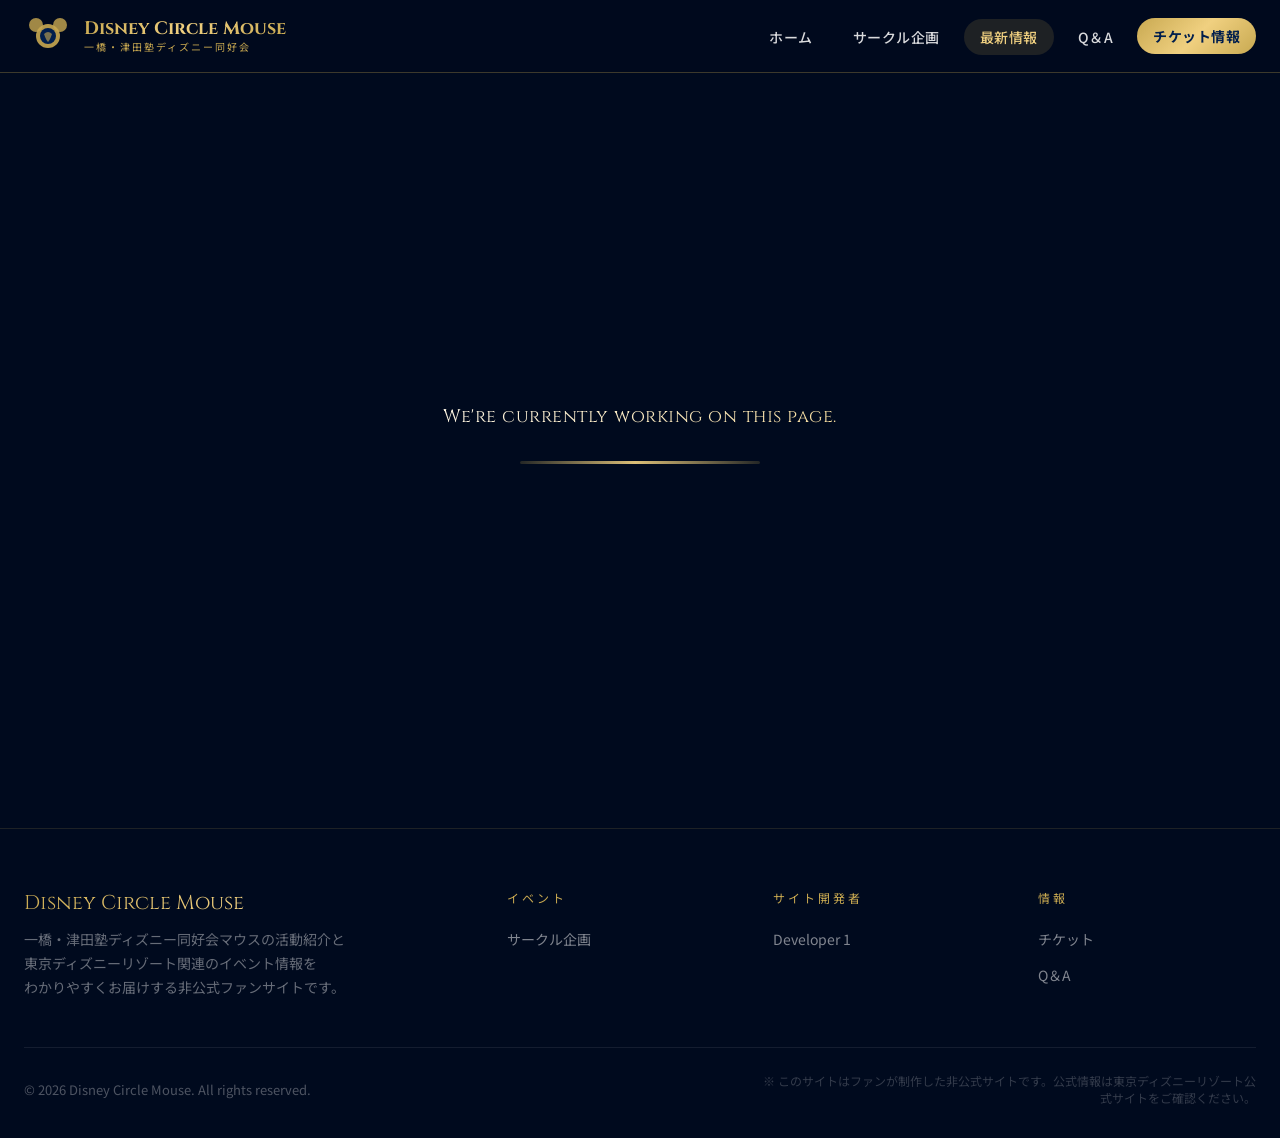
<file: news.html>
<!DOCTYPE html>
<html lang="ja">
<head>
  <meta charset="UTF-8" />
  <meta name="viewport" content="width=device-width, initial-scale=1.0" />
  <title>最新情報 | Disney Circle Mouse</title>
  <meta name="description" content="一橋・津田塾ディズニー同好会マウスの最新情報をお届けします。" />
  <link rel="stylesheet" href="css/style.css" />
  <style>
    /* ===== NEWS PAGE ===== */
    .news-main {
      min-height: calc(100vh - 72px);
      display: flex;
      align-items: center;
      justify-content: center;
      text-align: center;
      padding: 120px 24px 80px;
      position: relative;
      z-index: 1;
    }

    /* Container reserved for future news content */
    .news-content {
      max-width: 720px;
      width: 100%;
    }

    .news-wip {
      font-family: 'Cinzel', serif;
      font-size: clamp(14px, 2vw, 18px);
      letter-spacing: 0.5px;
      background: linear-gradient(135deg, #fff, var(--disney-gold-light));
      -webkit-background-clip: text;
      -webkit-text-fill-color: transparent;
      background-clip: text;
    }

    .news-progress-wrap {
      width: 240px;
      max-width: 85vw;
      height: 3px;
      background: rgba(200, 169, 81, 0.18);
      border-radius: 2px;
      margin: 32px auto 0;
      overflow: hidden;
      position: relative;
    }

    .news-progress-bar {
      position: absolute;
      inset: 0;
      background: linear-gradient(90deg,
        rgba(200,169,81,0) 0%,
        rgba(240,208,128,0.9) 48%,
        rgba(200,169,81,0) 100%);
      animation: news-slide 2.4s ease-in-out infinite;
    }

    @keyframes news-slide {
      0%   { transform: translateX(-100%); }
      100% { transform: translateX(100%); }
    }

    @media (prefers-reduced-motion: reduce) {
      .news-progress-bar {
        animation-duration: 8s;
      }
    }
  </style>
</head>
<body>

<div class="stars-bg"></div>

<!-- Navigation -->
<nav class="navbar">
  <div class="nav-container">
    <a href="index.html" class="nav-logo">
      <svg class="nav-logo-icon" viewBox="0 0 48 48" fill="none" xmlns="http://www.w3.org/2000/svg">
        <circle cx="24" cy="24" r="12" fill="#c8a951" opacity="0.9"/>
        <circle cx="12" cy="13" r="7" fill="#c8a951" opacity="0.8"/>
        <circle cx="36" cy="13" r="7" fill="#c8a951" opacity="0.8"/>
        <circle cx="24" cy="24" r="8" fill="#001e4d"/>
        <path d="M20 22 Q24 18 28 22 Q26 28 24 30 Q22 28 20 22Z" fill="#c8a951" opacity="0.6"/>
      </svg>
      <div>
        <div class="nav-logo-text">Disney Circle Mouse</div>
        <div class="nav-logo-sub">一橋・津田塾ディズニー同好会</div>
      </div>
    </a>
    <ul class="nav-links">
      <li><a href="index.html">ホーム</a></li>
      <li><a href="events.html">サークル企画</a></li>
      <li><a href="news.html" class="active">最新情報</a></li>
      <li><a href="faq.html">Q＆A</a></li>
      <li><a href="ticket.html" class="nav-cta btn">チケット情報</a></li>
    </ul>
    <div class="hamburger" aria-label="メニュー"><span></span><span></span><span></span></div>
  </div>
</nav>

<!-- Main: centered placeholder (future news content goes inside .news-content) -->
<main class="news-main">
  <div class="news-content">
    <p class="news-wip">We're currently working on this page.</p>
    <div class="news-progress-wrap">
      <div class="news-progress-bar"></div>
    </div>
  </div>
</main>

<!-- Footer -->
<footer class="footer">
  <div class="footer-container">
    <div class="footer-top">
      <div>
        <div class="footer-brand-name">Disney Circle Mouse</div>
        <p class="footer-brand-desc">一橋・津田塾ディズニー同好会マウスの活動紹介と<br>東京ディズニーリゾート関連のイベント情報を<br>わかりやすくお届けする非公式ファンサイトです。</p>
      </div>
      <div>
        <div class="footer-col-title">イベント</div>
        <ul class="footer-links">
          <li><a href="events.html">サークル企画</a></li>
        </ul>
      </div>
      <div>
        <div class="footer-col-title">サイト開発者</div>
        <ul class="footer-links">
          <li><a href="developer.html">Developer 1</a></li>
        </ul>
      </div>
      <div>
        <div class="footer-col-title">情報</div>
        <ul class="footer-links">
          <li><a href="ticket.html">チケット</a></li>
          <li><a href="faq.html">Q＆A</a></li>
        </ul>
      </div>
    </div>
    <div class="footer-bottom">
      <div class="footer-copyright">© 2026 Disney Circle Mouse. All rights reserved.</div>
      <div class="footer-disclaimer">※ このサイトはファンが制作した非公式サイトです。公式情報は東京ディズニーリゾート公式サイトをご確認ください。</div>
    </div>
  </div>
</footer>

<button class="scroll-top" aria-label="ページトップへ">↑</button>

<script src="js/main.js"></script>
</body>
</html>
</file>
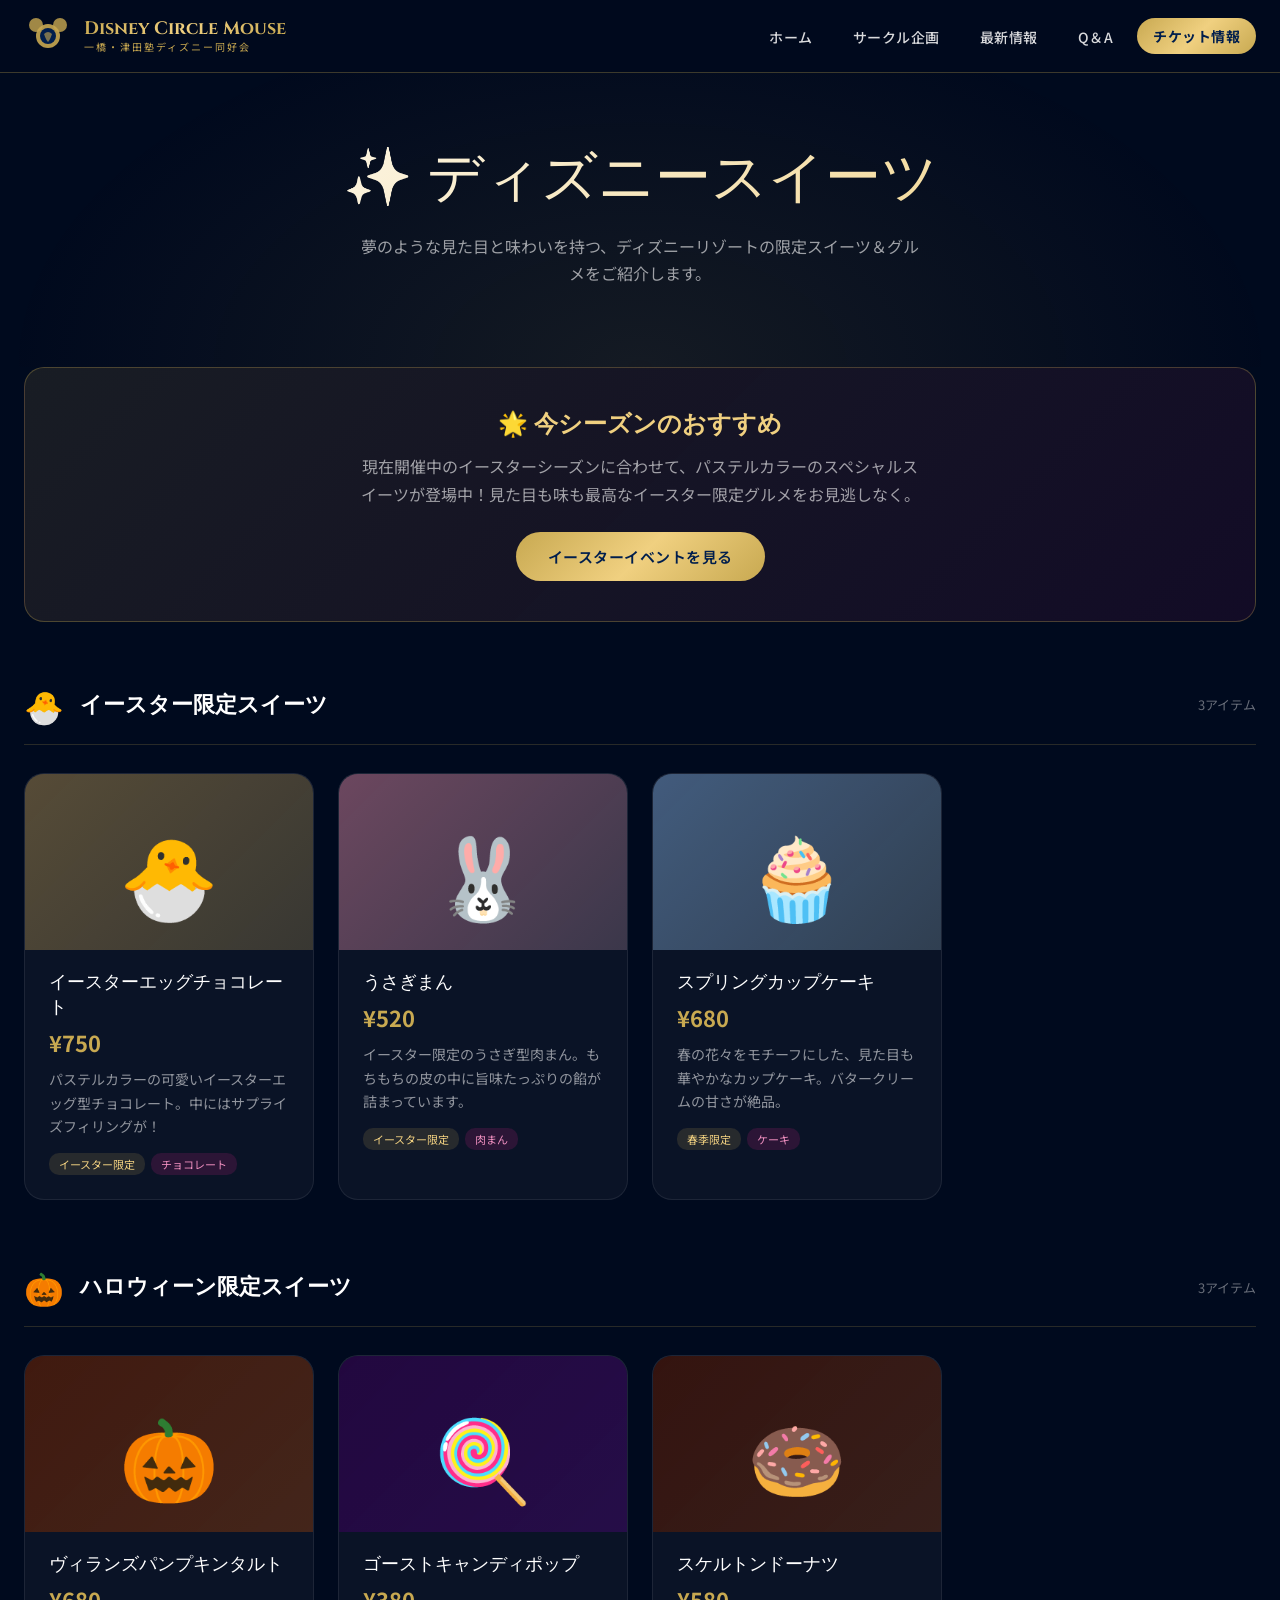
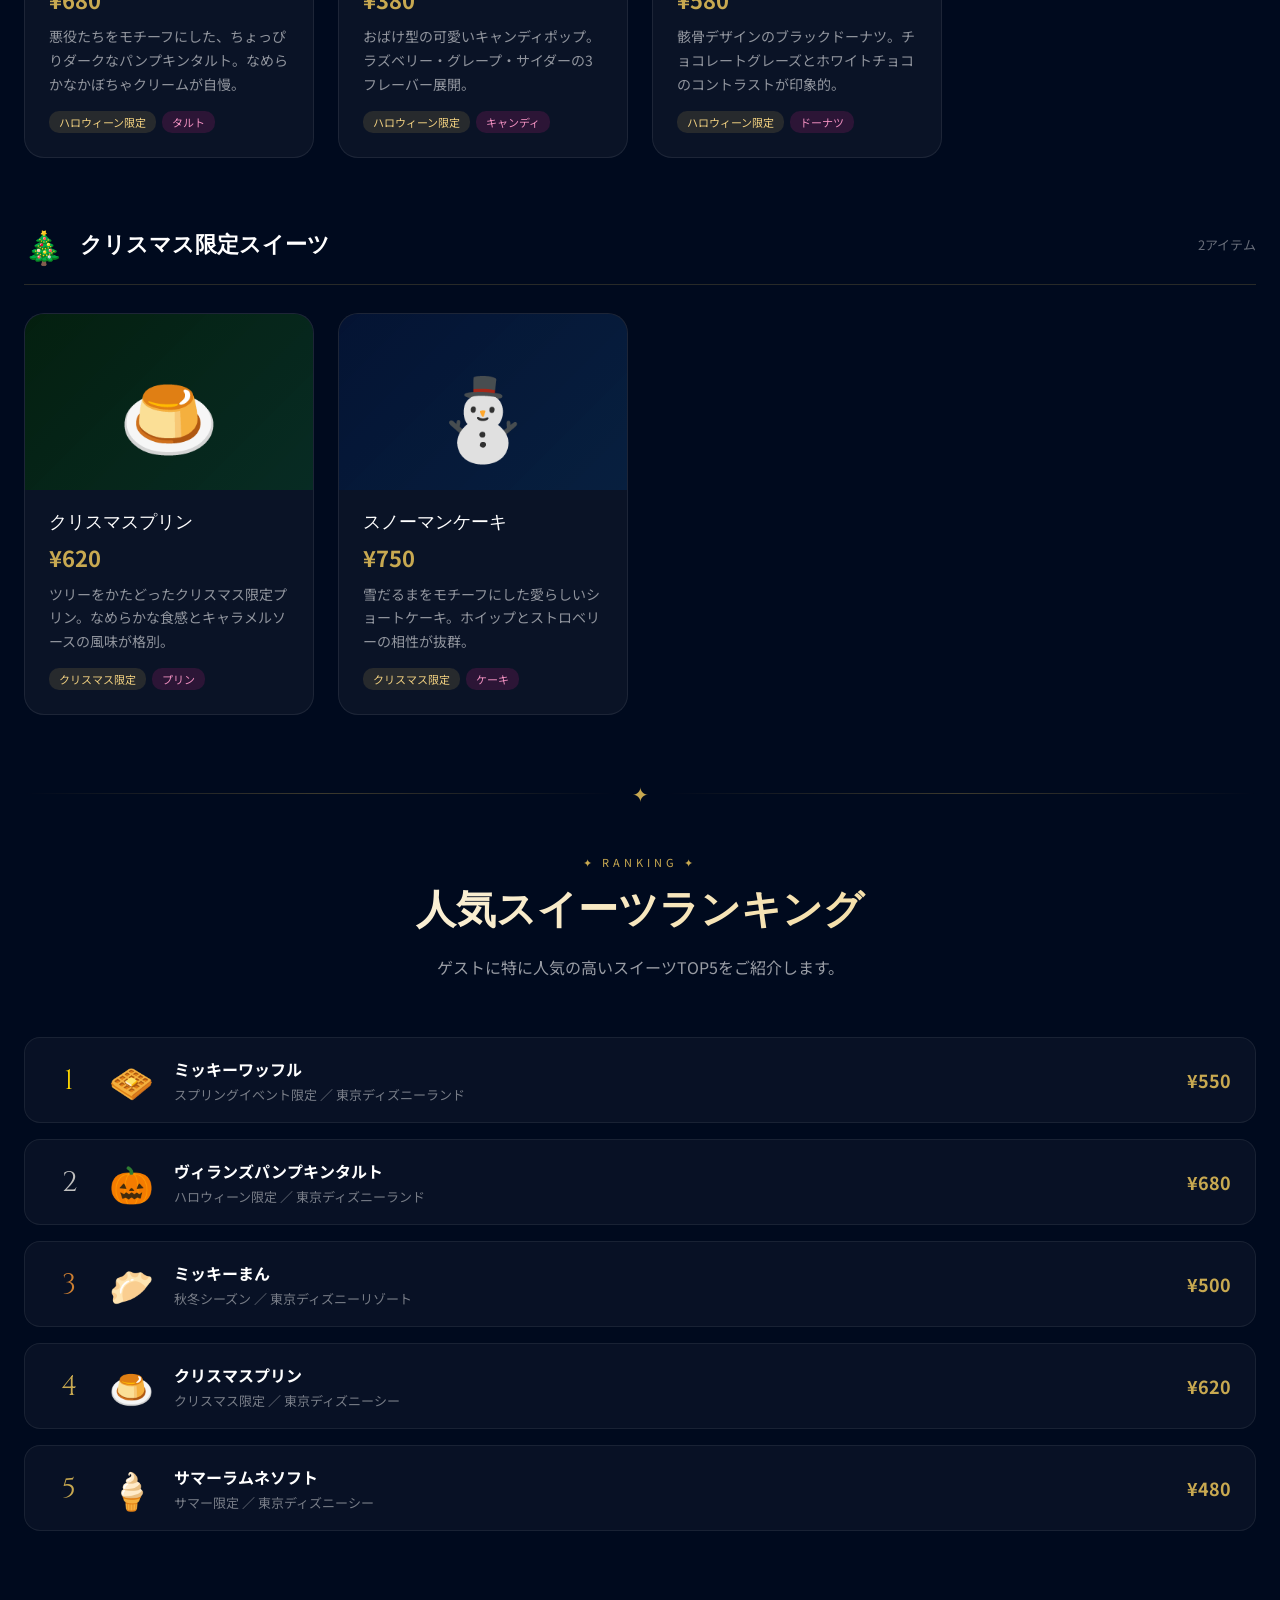
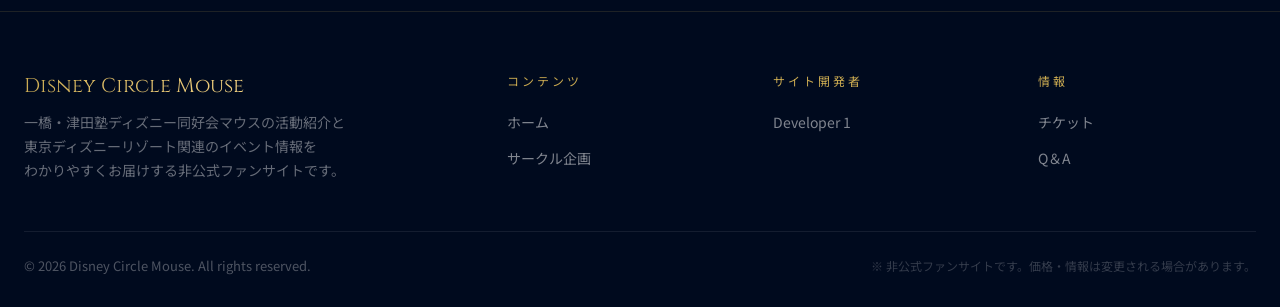
<file: sweets.html>
<!DOCTYPE html>
<html lang="ja">
<head>
  <meta charset="UTF-8" />
  <meta name="viewport" content="width=device-width, initial-scale=1.0" />
  <title>ディズニースイーツ | Disney Circle Mouse</title>
  <link rel="stylesheet" href="css/style.css" />
  <style>
    .sweets-hero-grid {
      display: grid;
      grid-template-columns: repeat(auto-fill, minmax(260px, 1fr));
      gap: 24px;
      margin-bottom: 64px;
    }
    .sweet-full-card {
      background: rgba(255,255,255,0.04);
      border: 1px solid rgba(255,255,255,0.08);
      border-radius: 20px;
      overflow: hidden;
      transition: all 0.4s ease;
      cursor: pointer;
    }
    .sweet-full-card:hover {
      transform: translateY(-8px);
      border-color: rgba(233, 30, 140, 0.4);
      box-shadow: 0 20px 60px rgba(233, 30, 140, 0.15);
    }
    .sweet-emoji-hero {
      font-size: 80px;
      display: flex;
      align-items: center;
      justify-content: center;
      padding: 40px 20px 20px;
      background: var(--bg, linear-gradient(135deg, rgba(74,28,107,0.6), rgba(233,30,140,0.3)));
    }
    .sweet-full-body {
      padding: 20px 24px 24px;
    }
    .sweet-full-name {
      font-family: 'Cinzel', serif;
      font-size: 18px;
      margin-bottom: 6px;
    }
    .sweet-full-price {
      font-size: 22px;
      font-weight: 700;
      color: var(--disney-gold);
      margin-bottom: 10px;
    }
    .sweet-full-desc {
      font-size: 14px;
      color: rgba(255,255,255,0.55);
      line-height: 1.7;
      margin-bottom: 14px;
    }
    .sweet-full-tags {
      display: flex;
      gap: 6px;
      flex-wrap: wrap;
    }
    .sweet-tag {
      font-size: 11px;
      padding: 3px 10px;
      border-radius: 10px;
      background: rgba(233,30,140,0.15);
      color: #f090c0;
    }
    .sweet-tag.season {
      background: rgba(200,169,81,0.15);
      color: var(--disney-gold-light);
    }

    .category-section {
      margin-bottom: 60px;
    }
    .category-header {
      display: flex;
      align-items: center;
      gap: 16px;
      margin-bottom: 28px;
      padding-bottom: 16px;
      border-bottom: 1px solid rgba(200,169,81,0.2);
    }
    .category-emoji {
      font-size: 32px;
    }
    .category-name {
      font-family: 'Cinzel', serif;
      font-size: 22px;
    }
    .category-count {
      margin-left: auto;
      font-size: 13px;
      color: rgba(255,255,255,0.4);
    }

    .recommendation-banner {
      background: linear-gradient(135deg, rgba(200,169,81,0.12), rgba(233,30,140,0.08));
      border: 1px solid rgba(200,169,81,0.3);
      border-radius: 20px;
      padding: 40px;
      text-align: center;
      margin-bottom: 60px;
    }
    .recommendation-banner h3 {
      font-family: 'Cinzel', serif;
      font-size: 24px;
      margin-bottom: 12px;
      color: var(--disney-gold-light);
    }
    .recommendation-banner p {
      color: rgba(255,255,255,0.6);
      line-height: 1.7;
      max-width: 560px;
      margin: 0 auto 24px;
    }

    .ranking-list {
      display: flex;
      flex-direction: column;
      gap: 16px;
    }
    .ranking-item {
      display: flex;
      align-items: center;
      gap: 20px;
      background: rgba(255,255,255,0.03);
      border: 1px solid rgba(255,255,255,0.07);
      border-radius: 16px;
      padding: 16px 24px;
      transition: all 0.3s ease;
    }
    .ranking-item:hover {
      background: rgba(200,169,81,0.06);
      border-color: rgba(200,169,81,0.3);
    }
    .ranking-num {
      font-family: 'Cinzel', serif;
      font-size: 28px;
      min-width: 40px;
      text-align: center;
      color: var(--disney-gold);
    }
    .ranking-num.gold { color: #FFD700; }
    .ranking-num.silver { color: #C0C0C0; }
    .ranking-num.bronze { color: #CD7F32; }
    .ranking-emoji { font-size: 36px; }
    .ranking-info { flex: 1; }
    .ranking-name {
      font-size: 16px;
      font-weight: 700;
      margin-bottom: 4px;
    }
    .ranking-meta {
      font-size: 13px;
      color: rgba(255,255,255,0.45);
    }
    .ranking-price {
      font-size: 18px;
      font-weight: 700;
      color: var(--disney-gold);
    }

    @media (max-width: 600px) {
      .sweets-hero-grid { grid-template-columns: 1fr 1fr; }
      .recommendation-banner { padding: 24px; }
    }
  </style>
</head>
<body>

<div class="stars-bg"></div>

<nav class="navbar">
  <div class="nav-container">
    <a href="index.html" class="nav-logo">
      <svg class="nav-logo-icon" viewBox="0 0 48 48" fill="none">
        <circle cx="24" cy="24" r="12" fill="#c8a951" opacity="0.9"/>
        <circle cx="12" cy="13" r="7" fill="#c8a951" opacity="0.8"/>
        <circle cx="36" cy="13" r="7" fill="#c8a951" opacity="0.8"/>
        <circle cx="24" cy="24" r="8" fill="#001e4d"/>
        <path d="M20 22 Q24 18 28 22 Q26 28 24 30 Q22 28 20 22Z" fill="#c8a951" opacity="0.6"/>
      </svg>
      <div>
        <div class="nav-logo-text">Disney Circle Mouse</div>
        <div class="nav-logo-sub">一橋・津田塾ディズニー同好会</div>
      </div>
    </a>
    <ul class="nav-links">
      <li><a href="index.html">ホーム</a></li>
      <li><a href="events.html">サークル企画</a></li>
      <li><a href="news.html">最新情報</a></li>
      <li><a href="faq.html">Q＆A</a></li>
      <li><a href="ticket.html" class="nav-cta btn">チケット情報</a></li>
    </ul>
    <div class="hamburger"><span></span><span></span><span></span></div>
  </div>
</nav>

<section class="page-hero">
  <div class="page-hero-title fade-up">✨ ディズニースイーツ</div>
  <p class="page-hero-desc fade-up">夢のような見た目と味わいを持つ、ディズニーリゾートの限定スイーツ＆グルメをご紹介します。</p>
</section>

<section class="section" style="padding-top:0">
  <div class="container">

    <!-- Recommendation Banner -->
    <div class="recommendation-banner fade-up">
      <h3>🌟 今シーズンのおすすめ</h3>
      <p>現在開催中のイースターシーズンに合わせて、パステルカラーのスペシャルスイーツが登場中！見た目も味も最高なイースター限定グルメをお見逃しなく。</p>
      <a href="events.html" class="btn btn-primary">イースターイベントを見る</a>
    </div>

    <!-- Sweets by Season -->
    <div class="category-section">
      <div class="category-header fade-up">
        <span class="category-emoji">🐣</span>
        <h3 class="category-name">イースター限定スイーツ</h3>
        <span class="category-count">3アイテム</span>
      </div>
      <div class="sweets-hero-grid">
        <div class="sweet-full-card fade-up">
          <div class="sweet-emoji-hero" style="--bg:linear-gradient(135deg, rgba(200,160,80,0.4), rgba(240,200,100,0.2))">🐣</div>
          <div class="sweet-full-body">
            <div class="sweet-full-name">イースターエッグチョコレート</div>
            <div class="sweet-full-price">¥750</div>
            <p class="sweet-full-desc">パステルカラーの可愛いイースターエッグ型チョコレート。中にはサプライズフィリングが！</p>
            <div class="sweet-full-tags">
              <span class="sweet-tag season">イースター限定</span>
              <span class="sweet-tag">チョコレート</span>
            </div>
          </div>
        </div>
        <div class="sweet-full-card fade-up">
          <div class="sweet-emoji-hero" style="--bg:linear-gradient(135deg, rgba(255,150,180,0.4), rgba(255,200,220,0.2))">🐰</div>
          <div class="sweet-full-body">
            <div class="sweet-full-name">うさぎまん</div>
            <div class="sweet-full-price">¥520</div>
            <p class="sweet-full-desc">イースター限定のうさぎ型肉まん。もちもちの皮の中に旨味たっぷりの餡が詰まっています。</p>
            <div class="sweet-full-tags">
              <span class="sweet-tag season">イースター限定</span>
              <span class="sweet-tag">肉まん</span>
            </div>
          </div>
        </div>
        <div class="sweet-full-card fade-up">
          <div class="sweet-emoji-hero" style="--bg:linear-gradient(135deg, rgba(150,200,255,0.4), rgba(200,240,255,0.2))">🧁</div>
          <div class="sweet-full-body">
            <div class="sweet-full-name">スプリングカップケーキ</div>
            <div class="sweet-full-price">¥680</div>
            <p class="sweet-full-desc">春の花々をモチーフにした、見た目も華やかなカップケーキ。バタークリームの甘さが絶品。</p>
            <div class="sweet-full-tags">
              <span class="sweet-tag season">春季限定</span>
              <span class="sweet-tag">ケーキ</span>
            </div>
          </div>
        </div>
      </div>
    </div>

    <div class="category-section">
      <div class="category-header fade-up">
        <span class="category-emoji">🎃</span>
        <h3 class="category-name">ハロウィーン限定スイーツ</h3>
        <span class="category-count">3アイテム</span>
      </div>
      <div class="sweets-hero-grid">
        <div class="sweet-full-card fade-up">
          <div class="sweet-emoji-hero" style="--bg:linear-gradient(135deg, rgba(100,30,0,0.6), rgba(200,80,0,0.3))">🎃</div>
          <div class="sweet-full-body">
            <div class="sweet-full-name">ヴィランズパンプキンタルト</div>
            <div class="sweet-full-price">¥680</div>
            <p class="sweet-full-desc">悪役たちをモチーフにした、ちょっぴりダークなパンプキンタルト。なめらかなかぼちゃクリームが自慢。</p>
            <div class="sweet-full-tags">
              <span class="sweet-tag season">ハロウィーン限定</span>
              <span class="sweet-tag">タルト</span>
            </div>
          </div>
        </div>
        <div class="sweet-full-card fade-up">
          <div class="sweet-emoji-hero" style="--bg:linear-gradient(135deg, rgba(50,0,80,0.6), rgba(100,0,150,0.3))">🍭</div>
          <div class="sweet-full-body">
            <div class="sweet-full-name">ゴーストキャンディポップ</div>
            <div class="sweet-full-price">¥380</div>
            <p class="sweet-full-desc">おばけ型の可愛いキャンディポップ。ラズベリー・グレープ・サイダーの3フレーバー展開。</p>
            <div class="sweet-full-tags">
              <span class="sweet-tag season">ハロウィーン限定</span>
              <span class="sweet-tag">キャンディ</span>
            </div>
          </div>
        </div>
        <div class="sweet-full-card fade-up">
          <div class="sweet-emoji-hero" style="--bg:linear-gradient(135deg, rgba(80,20,0,0.6), rgba(160,60,0,0.3))">🍩</div>
          <div class="sweet-full-body">
            <div class="sweet-full-name">スケルトンドーナツ</div>
            <div class="sweet-full-price">¥580</div>
            <p class="sweet-full-desc">骸骨デザインのブラックドーナツ。チョコレートグレーズとホワイトチョコのコントラストが印象的。</p>
            <div class="sweet-full-tags">
              <span class="sweet-tag season">ハロウィーン限定</span>
              <span class="sweet-tag">ドーナツ</span>
            </div>
          </div>
        </div>
      </div>
    </div>

    <div class="category-section">
      <div class="category-header fade-up">
        <span class="category-emoji">🎄</span>
        <h3 class="category-name">クリスマス限定スイーツ</h3>
        <span class="category-count">2アイテム</span>
      </div>
      <div class="sweets-hero-grid">
        <div class="sweet-full-card fade-up">
          <div class="sweet-emoji-hero" style="--bg:linear-gradient(135deg, rgba(0,40,0,0.6), rgba(0,100,30,0.3))">🍮</div>
          <div class="sweet-full-body">
            <div class="sweet-full-name">クリスマスプリン</div>
            <div class="sweet-full-price">¥620</div>
            <p class="sweet-full-desc">ツリーをかたどったクリスマス限定プリン。なめらかな食感とキャラメルソースの風味が格別。</p>
            <div class="sweet-full-tags">
              <span class="sweet-tag season">クリスマス限定</span>
              <span class="sweet-tag">プリン</span>
            </div>
          </div>
        </div>
        <div class="sweet-full-card fade-up">
          <div class="sweet-emoji-hero" style="--bg:linear-gradient(135deg, rgba(0,20,60,0.6), rgba(0,60,120,0.3))">⛄</div>
          <div class="sweet-full-body">
            <div class="sweet-full-name">スノーマンケーキ</div>
            <div class="sweet-full-price">¥750</div>
            <p class="sweet-full-desc">雪だるまをモチーフにした愛らしいショートケーキ。ホイップとストロベリーの相性が抜群。</p>
            <div class="sweet-full-tags">
              <span class="sweet-tag season">クリスマス限定</span>
              <span class="sweet-tag">ケーキ</span>
            </div>
          </div>
        </div>
      </div>
    </div>

    <div class="divider"><span class="divider-icon">✦</span></div>

    <!-- Ranking -->
    <div class="section-header fade-up">
      <div class="section-tag">✦ Ranking ✦</div>
      <h2 class="section-title">人気スイーツランキング</h2>
      <p class="section-desc">ゲストに特に人気の高いスイーツTOP5をご紹介します。</p>
    </div>

    <div class="ranking-list fade-up">
      <div class="ranking-item">
        <div class="ranking-num gold">1</div>
        <div class="ranking-emoji">🧇</div>
        <div class="ranking-info">
          <div class="ranking-name">ミッキーワッフル</div>
          <div class="ranking-meta">スプリングイベント限定 ／ 東京ディズニーランド</div>
        </div>
        <div class="ranking-price">¥550</div>
      </div>
      <div class="ranking-item">
        <div class="ranking-num silver">2</div>
        <div class="ranking-emoji">🎃</div>
        <div class="ranking-info">
          <div class="ranking-name">ヴィランズパンプキンタルト</div>
          <div class="ranking-meta">ハロウィーン限定 ／ 東京ディズニーランド</div>
        </div>
        <div class="ranking-price">¥680</div>
      </div>
      <div class="ranking-item">
        <div class="ranking-num bronze">3</div>
        <div class="ranking-emoji">🥟</div>
        <div class="ranking-info">
          <div class="ranking-name">ミッキーまん</div>
          <div class="ranking-meta">秋冬シーズン ／ 東京ディズニーリゾート</div>
        </div>
        <div class="ranking-price">¥500</div>
      </div>
      <div class="ranking-item">
        <div class="ranking-num">4</div>
        <div class="ranking-emoji">🍮</div>
        <div class="ranking-info">
          <div class="ranking-name">クリスマスプリン</div>
          <div class="ranking-meta">クリスマス限定 ／ 東京ディズニーシー</div>
        </div>
        <div class="ranking-price">¥620</div>
      </div>
      <div class="ranking-item">
        <div class="ranking-num">5</div>
        <div class="ranking-emoji">🍦</div>
        <div class="ranking-info">
          <div class="ranking-name">サマーラムネソフト</div>
          <div class="ranking-meta">サマー限定 ／ 東京ディズニーシー</div>
        </div>
        <div class="ranking-price">¥480</div>
      </div>
    </div>

  </div>
</section>

<!-- Footer -->
<footer class="footer">
  <div class="footer-container">
    <div class="footer-top">
      <div>
        <div class="footer-brand-name">Disney Circle Mouse</div>
        <p class="footer-brand-desc">一橋・津田塾ディズニー同好会マウスの活動紹介と<br>東京ディズニーリゾート関連のイベント情報を<br>わかりやすくお届けする非公式ファンサイトです。</p>
      </div>
      <div>
        <div class="footer-col-title">コンテンツ</div>
        <ul class="footer-links">
          <li><a href="index.html">ホーム</a></li>
          <li><a href="events.html">サークル企画</a></li>
        </ul>
      </div>
      <div>
        <div class="footer-col-title">サイト開発者</div>
        <ul class="footer-links">
          <li><a href="developer.html">Developer 1</a></li>
        </ul>
      </div>
      <div>
        <div class="footer-col-title">情報</div>
        <ul class="footer-links">
          <li><a href="ticket.html">チケット</a></li>
          <li><a href="faq.html">Q＆A</a></li>
        </ul>
      </div>
    </div>
    <div class="footer-bottom">
      <div class="footer-copyright">© 2026 Disney Circle Mouse. All rights reserved.</div>
      <div class="footer-disclaimer">※ 非公式ファンサイトです。価格・情報は変更される場合があります。</div>
    </div>
  </div>
</footer>

<button class="scroll-top" aria-label="ページトップへ">↑</button>

<script src="js/main.js"></script>
</body>
</html>
</file>
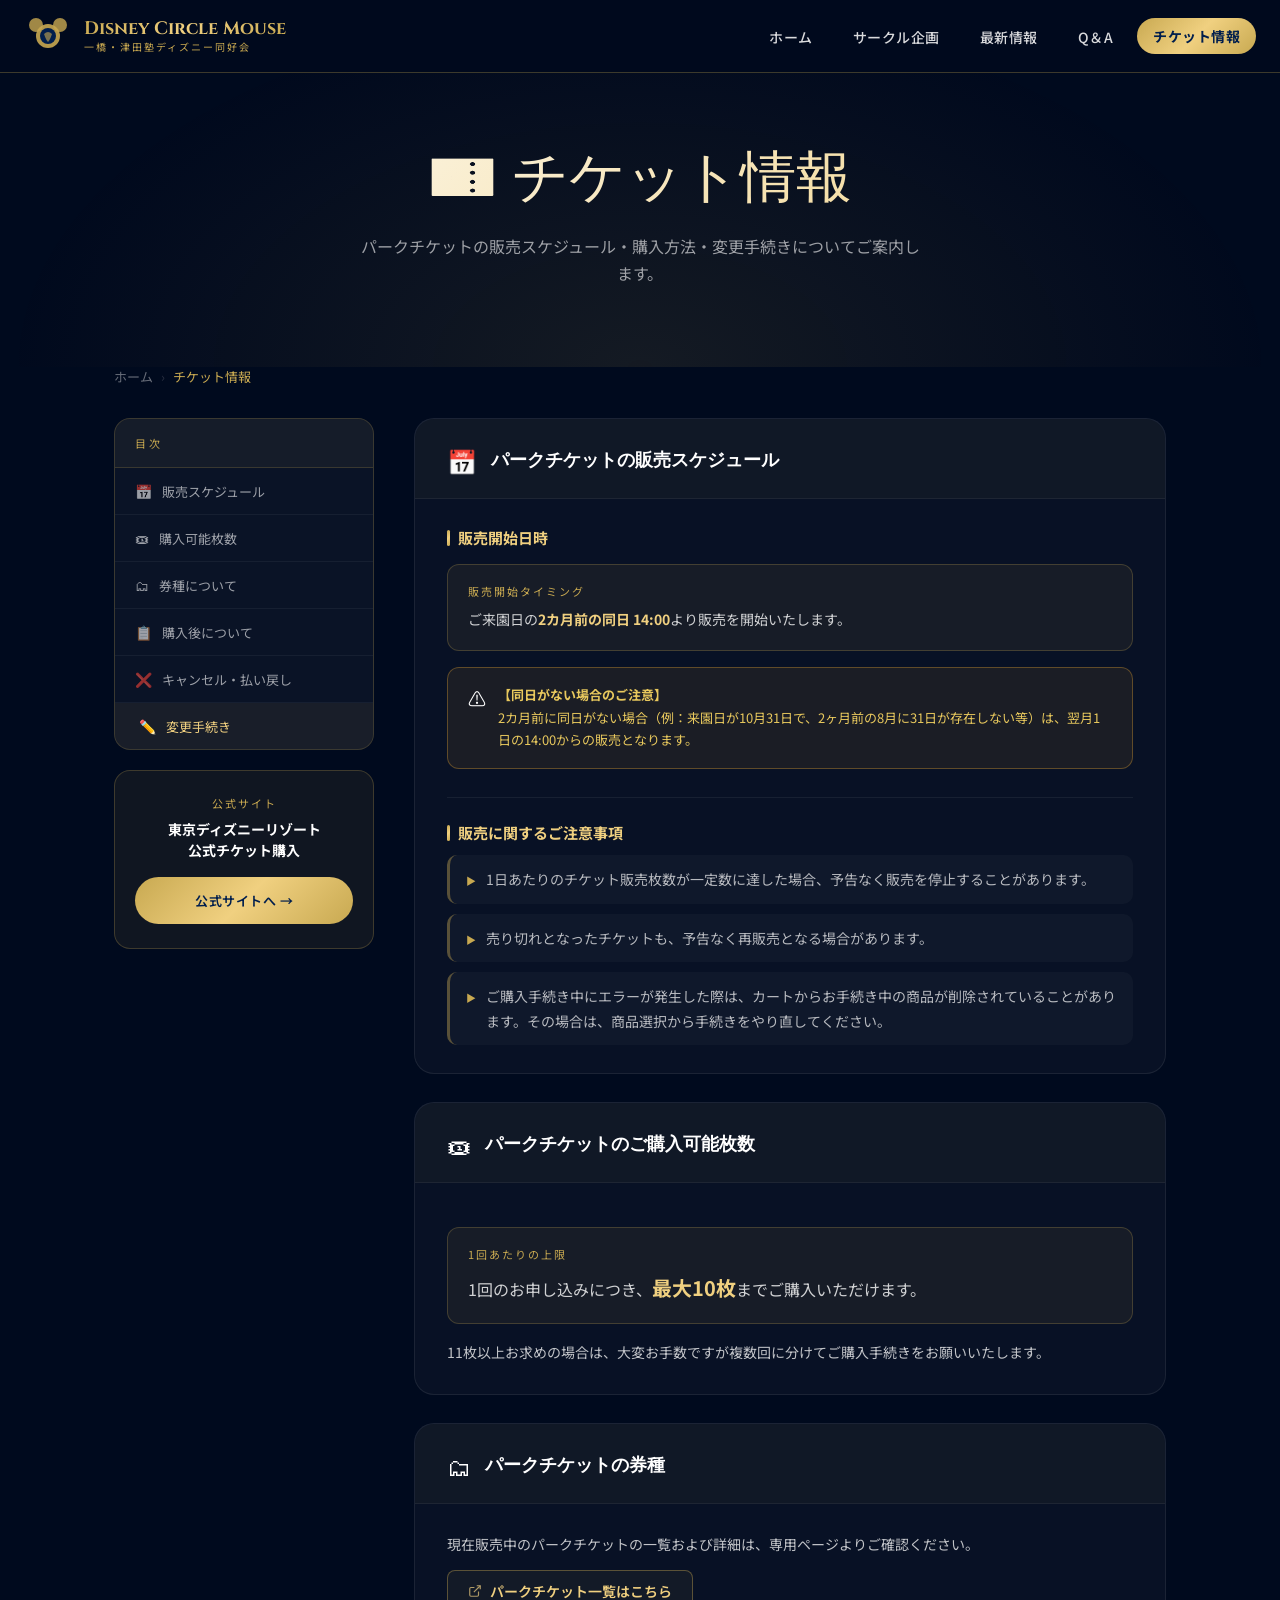
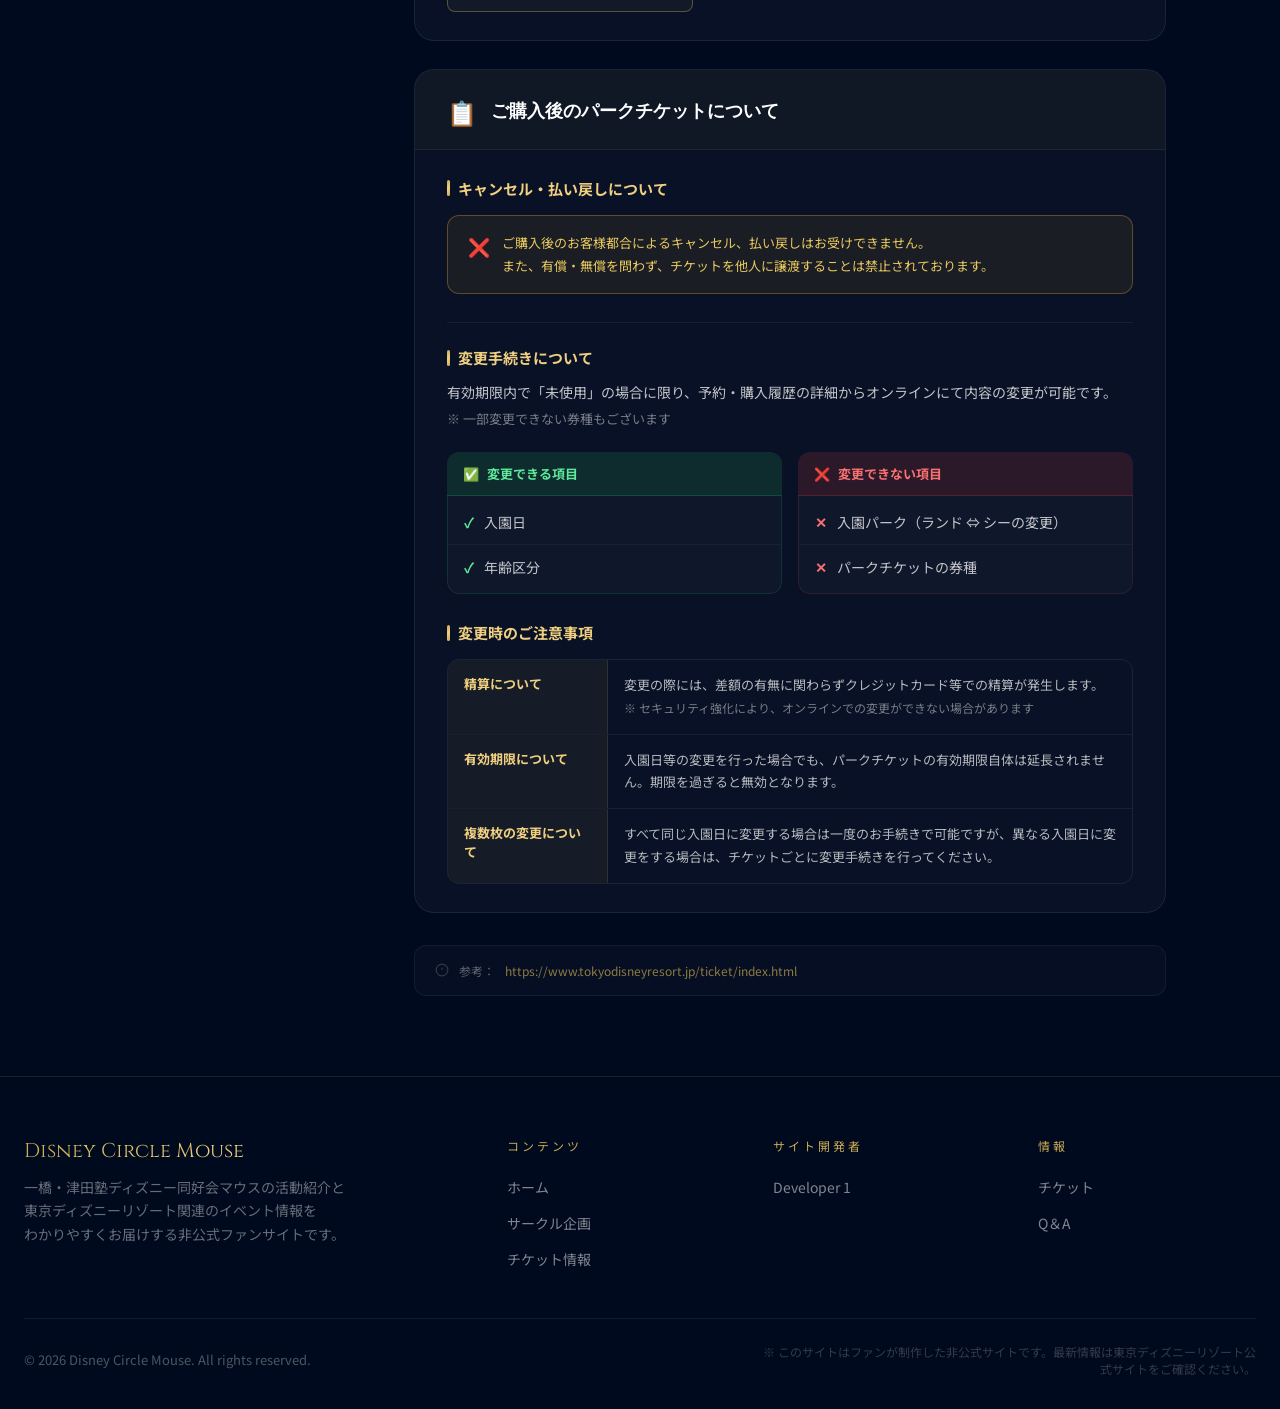
<file: ticket.html>
<!DOCTYPE html>
<html lang="ja">
<head>
  <meta charset="UTF-8" />
  <meta name="viewport" content="width=device-width, initial-scale=1.0" />
  <title>チケット情報 | Disney Circle Mouse</title>
  <meta name="description" content="東京ディズニーリゾートのパークチケット販売スケジュール・購入方法・変更手続きについての詳細情報。" />
  <link rel="stylesheet" href="css/style.css" />
  <style>
    /* ===== PAGE LAYOUT ===== */
    .ticket-layout {
      max-width: 1100px;
      margin: 0 auto;
      display: grid;
      grid-template-columns: 260px 1fr;
      gap: 40px;
      align-items: start;
    }

    /* ===== SIDEBAR ===== */
    .ticket-sidebar {
      position: sticky;
      top: 96px;
    }

    .sidebar-card {
      background: rgba(255,255,255,0.04);
      border: 1px solid rgba(200,169,81,0.25);
      border-radius: 16px;
      overflow: hidden;
    }

    .sidebar-title {
      padding: 16px 20px;
      font-size: 11px;
      letter-spacing: 3px;
      color: var(--disney-gold);
      text-transform: uppercase;
      border-bottom: 1px solid rgba(200,169,81,0.2);
      background: rgba(200,169,81,0.06);
    }

    .sidebar-nav {
      list-style: none;
    }

    .sidebar-nav li a {
      display: flex;
      align-items: center;
      gap: 10px;
      padding: 13px 20px;
      font-size: 13px;
      color: rgba(255,255,255,0.6);
      text-decoration: none;
      border-bottom: 1px solid rgba(255,255,255,0.05);
      transition: all 0.2s ease;
    }

    .sidebar-nav li a:hover,
    .sidebar-nav li a.active {
      color: var(--disney-gold-light);
      background: rgba(200,169,81,0.08);
      padding-left: 24px;
    }

    .sidebar-nav li:last-child a {
      border-bottom: none;
    }

    .sidebar-nav-icon {
      font-size: 14px;
      flex-shrink: 0;
    }

    .sidebar-cta {
      margin-top: 20px;
      background: rgba(200,169,81,0.08);
      border: 1px solid rgba(200,169,81,0.25);
      border-radius: 16px;
      padding: 24px 20px;
      text-align: center;
    }

    .sidebar-cta-label {
      font-size: 11px;
      letter-spacing: 2px;
      color: var(--disney-gold);
      text-transform: uppercase;
      margin-bottom: 8px;
    }

    .sidebar-cta-title {
      font-size: 14px;
      font-weight: 700;
      margin-bottom: 16px;
      line-height: 1.5;
    }

    /* ===== MAIN CONTENT ===== */
    .ticket-main {
      min-width: 0;
    }

    /* ===== SECTION CARDS ===== */
    .ticket-section {
      background: rgba(255,255,255,0.03);
      border: 1px solid rgba(255,255,255,0.08);
      border-radius: 20px;
      overflow: hidden;
      margin-bottom: 28px;
      transition: border-color 0.3s ease;
    }

    .ticket-section:hover {
      border-color: rgba(200,169,81,0.25);
    }

    .ticket-section-header {
      padding: 24px 32px 20px;
      border-bottom: 1px solid rgba(255,255,255,0.06);
      display: flex;
      align-items: center;
      gap: 14px;
      background: rgba(200,169,81,0.04);
    }

    .ticket-section-icon {
      font-size: 24px;
      flex-shrink: 0;
    }

    .ticket-section-title {
      font-family: 'Cinzel', serif;
      font-size: 18px;
      color: white;
    }

    .ticket-section-body {
      padding: 28px 32px;
    }

    /* ===== SUBSECTIONS ===== */
    .ticket-subsection {
      margin-bottom: 28px;
    }

    .ticket-subsection:last-child {
      margin-bottom: 0;
    }

    .ticket-subsection-title {
      font-size: 15px;
      font-weight: 700;
      color: var(--disney-gold-light);
      margin-bottom: 12px;
      display: flex;
      align-items: center;
      gap: 8px;
    }

    .ticket-subsection-title::before {
      content: '';
      display: inline-block;
      width: 3px;
      height: 16px;
      background: var(--gradient-gold);
      border-radius: 2px;
      flex-shrink: 0;
    }

    .ticket-text {
      font-size: 14px;
      color: rgba(255,255,255,0.75);
      line-height: 1.85;
    }

    .ticket-text + .ticket-text {
      margin-top: 12px;
    }

    /* ===== HIGHLIGHT BOX ===== */
    .highlight-box {
      background: rgba(200,169,81,0.08);
      border: 1px solid rgba(200,169,81,0.25);
      border-radius: 12px;
      padding: 18px 20px;
      margin: 16px 0;
    }

    .highlight-box-label {
      font-size: 11px;
      letter-spacing: 2px;
      color: var(--disney-gold);
      text-transform: uppercase;
      margin-bottom: 8px;
    }

    .highlight-box-text {
      font-size: 14px;
      color: rgba(255,255,255,0.8);
      line-height: 1.75;
    }

    /* ===== WARNING BOX ===== */
    .warning-box {
      background: rgba(255,180,50,0.08);
      border: 1px solid rgba(255,180,50,0.3);
      border-radius: 12px;
      padding: 16px 20px;
      margin: 16px 0;
      display: flex;
      gap: 12px;
    }

    .warning-icon {
      font-size: 18px;
      flex-shrink: 0;
      line-height: 1.6;
    }

    .warning-text {
      font-size: 13px;
      color: rgba(255,220,100,0.9);
      line-height: 1.75;
    }

    /* ===== NOTICE LIST ===== */
    .notice-list {
      list-style: none;
      display: flex;
      flex-direction: column;
      gap: 10px;
      margin-top: 12px;
    }

    .notice-list li {
      display: flex;
      align-items: flex-start;
      gap: 10px;
      font-size: 14px;
      color: rgba(255,255,255,0.7);
      line-height: 1.75;
      padding: 12px 16px;
      background: rgba(255,255,255,0.03);
      border-radius: 10px;
      border-left: 3px solid rgba(200,169,81,0.4);
    }

    .notice-list li::before {
      content: '▶';
      color: var(--disney-gold);
      font-size: 10px;
      flex-shrink: 0;
      margin-top: 5px;
    }

    /* ===== CHANGE TABLE ===== */
    .change-grid {
      display: grid;
      grid-template-columns: 1fr 1fr;
      gap: 16px;
      margin-top: 16px;
    }

    .change-col {
      border-radius: 12px;
      overflow: hidden;
    }

    .change-col-header {
      padding: 12px 16px;
      font-size: 13px;
      font-weight: 700;
      display: flex;
      align-items: center;
      gap: 8px;
    }

    .change-col-header.ok {
      background: rgba(46,196,100,0.15);
      color: #5ee89a;
      border-bottom: 1px solid rgba(46,196,100,0.2);
    }

    .change-col-header.ng {
      background: rgba(239,68,68,0.15);
      color: #f87171;
      border-bottom: 1px solid rgba(239,68,68,0.2);
    }

    .change-col-body {
      background: rgba(255,255,255,0.03);
      padding: 4px 0;
    }

    .change-col.ok .change-col-body {
      border: 1px solid rgba(46,196,100,0.15);
      border-top: none;
      border-radius: 0 0 12px 12px;
    }

    .change-col.ng .change-col-body {
      border: 1px solid rgba(239,68,68,0.15);
      border-top: none;
      border-radius: 0 0 12px 12px;
    }

    .change-item {
      display: flex;
      align-items: center;
      gap: 10px;
      padding: 12px 16px;
      font-size: 14px;
      color: rgba(255,255,255,0.75);
      border-bottom: 1px solid rgba(255,255,255,0.04);
    }

    .change-item:last-child {
      border-bottom: none;
    }

    .change-col.ok .change-item::before {
      content: '✓';
      color: #5ee89a;
      font-weight: 700;
      flex-shrink: 0;
    }

    .change-col.ng .change-item::before {
      content: '✕';
      color: #f87171;
      font-weight: 700;
      flex-shrink: 0;
    }

    /* ===== NOTICE DETAIL LIST ===== */
    .detail-list {
      display: flex;
      flex-direction: column;
      gap: 0;
      margin-top: 16px;
      border: 1px solid rgba(255,255,255,0.08);
      border-radius: 12px;
      overflow: hidden;
    }

    .detail-item {
      display: grid;
      grid-template-columns: 160px 1fr;
      border-bottom: 1px solid rgba(255,255,255,0.06);
    }

    .detail-item:last-child {
      border-bottom: none;
    }

    .detail-label {
      padding: 14px 16px;
      font-size: 13px;
      font-weight: 700;
      color: var(--disney-gold-light);
      background: rgba(200,169,81,0.07);
      border-right: 1px solid rgba(200,169,81,0.15);
      display: flex;
      align-items: flex-start;
    }

    .detail-value {
      padding: 14px 16px;
      font-size: 13px;
      color: rgba(255,255,255,0.7);
      line-height: 1.75;
    }

    /* ===== EXTERNAL LINK ===== */
    .ext-link {
      display: inline-flex;
      align-items: center;
      gap: 8px;
      color: var(--disney-gold-light);
      text-decoration: none;
      font-size: 14px;
      font-weight: 600;
      padding: 10px 20px;
      border: 1px solid rgba(200,169,81,0.4);
      border-radius: 8px;
      margin-top: 12px;
      transition: all 0.2s ease;
      background: rgba(200,169,81,0.06);
    }

    .ext-link:hover {
      background: rgba(200,169,81,0.15);
      border-color: var(--disney-gold);
      transform: translateX(2px);
    }

    .ext-link svg {
      width: 14px;
      height: 14px;
      opacity: 0.7;
    }

    /* ===== DIVIDER ===== */
    .ticket-divider {
      border: none;
      border-top: 1px solid rgba(255,255,255,0.06);
      margin: 24px 0;
    }

    /* ===== SOURCE LINK ===== */
    .source-note {
      margin-top: 32px;
      padding: 16px 20px;
      background: rgba(255,255,255,0.02);
      border: 1px solid rgba(255,255,255,0.06);
      border-radius: 12px;
      display: flex;
      align-items: center;
      gap: 10px;
      font-size: 12px;
      color: rgba(255,255,255,0.35);
    }

    .source-note a {
      color: rgba(200,169,81,0.7);
      text-decoration: none;
    }

    .source-note a:hover {
      color: var(--disney-gold-light);
    }

    /* ===== BREADCRUMB ===== */
    .breadcrumb {
      display: flex;
      align-items: center;
      gap: 8px;
      font-size: 13px;
      color: rgba(255,255,255,0.4);
      margin-bottom: 32px;
    }

    .breadcrumb a {
      color: rgba(255,255,255,0.4);
      text-decoration: none;
      transition: color 0.2s;
    }

    .breadcrumb a:hover {
      color: var(--disney-gold-light);
    }

    .breadcrumb-sep {
      opacity: 0.4;
    }

    .breadcrumb-current {
      color: var(--disney-gold);
    }

    /* ===== RESPONSIVE ===== */
    @media (max-width: 860px) {
      .ticket-layout {
        grid-template-columns: 1fr;
      }

      .ticket-sidebar {
        position: static;
      }

      .change-grid {
        grid-template-columns: 1fr;
      }

      .detail-item {
        grid-template-columns: 1fr;
      }

      .detail-label {
        border-right: none;
        border-bottom: 1px solid rgba(200,169,81,0.15);
      }
    }

    @media (max-width: 600px) {
      .ticket-section-body {
        padding: 20px 18px;
      }

      .ticket-section-header {
        padding: 18px 18px 16px;
      }
    }
  </style>
</head>
<body>

<div class="stars-bg"></div>

<!-- Navigation -->
<nav class="navbar">
  <div class="nav-container">
    <a href="index.html" class="nav-logo">
      <svg class="nav-logo-icon" viewBox="0 0 48 48" fill="none">
        <circle cx="24" cy="24" r="12" fill="#c8a951" opacity="0.9"/>
        <circle cx="12" cy="13" r="7" fill="#c8a951" opacity="0.8"/>
        <circle cx="36" cy="13" r="7" fill="#c8a951" opacity="0.8"/>
        <circle cx="24" cy="24" r="8" fill="#001e4d"/>
        <path d="M20 22 Q24 18 28 22 Q26 28 24 30 Q22 28 20 22Z" fill="#c8a951" opacity="0.6"/>
      </svg>
      <div>
        <div class="nav-logo-text">Disney Circle Mouse</div>
        <div class="nav-logo-sub">一橋・津田塾ディズニー同好会</div>
      </div>
    </a>
    <ul class="nav-links">
      <li><a href="index.html">ホーム</a></li>
      <li><a href="events.html">サークル企画</a></li>
      <li><a href="news.html">最新情報</a></li>
      <li><a href="faq.html">Q＆A</a></li>
      <li><a href="ticket.html" class="nav-cta btn active">チケット情報</a></li>
    </ul>
    <div class="hamburger"><span></span><span></span><span></span></div>
  </div>
</nav>

<!-- Page Hero -->
<section class="page-hero">
  <div class="page-hero-title fade-up">🎫 チケット情報</div>
  <p class="page-hero-desc fade-up">パークチケットの販売スケジュール・購入方法・変更手続きについてご案内します。</p>
</section>

<!-- Main Content -->
<section class="section" style="padding-top: 0;">
  <div style="max-width:1100px;margin:0 auto;padding:0 24px;">

    <!-- Breadcrumb -->
    <nav class="breadcrumb fade-up">
      <a href="index.html">ホーム</a>
      <span class="breadcrumb-sep">›</span>
      <span class="breadcrumb-current">チケット情報</span>
    </nav>

    <div class="ticket-layout">

      <!-- Sidebar -->
      <aside class="ticket-sidebar">
        <div class="sidebar-card fade-up">
          <div class="sidebar-title">目次</div>
          <ul class="sidebar-nav">
            <li><a href="#schedule" class="active">
              <span class="sidebar-nav-icon">📅</span>販売スケジュール
            </a></li>
            <li><a href="#quantity">
              <span class="sidebar-nav-icon">🎟</span>購入可能枚数
            </a></li>
            <li><a href="#types">
              <span class="sidebar-nav-icon">🗂</span>券種について
            </a></li>
            <li><a href="#after">
              <span class="sidebar-nav-icon">📋</span>購入後について
            </a></li>
            <li><a href="#cancel">
              <span class="sidebar-nav-icon">❌</span>キャンセル・払い戻し
            </a></li>
            <li><a href="#change">
              <span class="sidebar-nav-icon">✏️</span>変更手続き
            </a></li>
          </ul>
        </div>

        <div class="sidebar-cta fade-up" style="margin-top:20px;">
          <div class="sidebar-cta-label">公式サイト</div>
          <div class="sidebar-cta-title">東京ディズニーリゾート<br>公式チケット購入</div>
          <a href="https://www.tokyodisneyresort.jp/ticket/index.html" target="_blank" rel="noopener noreferrer" class="btn btn-primary" style="width:100%;justify-content:center;font-size:13px;">
            公式サイトへ →
          </a>
        </div>
      </aside>

      <!-- Main -->
      <main class="ticket-main">

        <!-- 1. 販売スケジュール -->
        <div class="ticket-section fade-up" id="schedule">
          <div class="ticket-section-header">
            <span class="ticket-section-icon">📅</span>
            <h2 class="ticket-section-title">パークチケットの販売スケジュール</h2>
          </div>
          <div class="ticket-section-body">

            <div class="ticket-subsection">
              <h3 class="ticket-subsection-title">販売開始日時</h3>
              <div class="highlight-box">
                <div class="highlight-box-label">販売開始タイミング</div>
                <p class="highlight-box-text">
                  ご来園日の<strong style="color:var(--disney-gold-light)">2カ月前の同日 14:00</strong>より販売を開始いたします。
                </p>
              </div>

              <div class="warning-box">
                <span class="warning-icon">⚠️</span>
                <div class="warning-text">
                  <strong>【同日がない場合のご注意】</strong><br>
                  2カ月前に同日がない場合（例：来園日が10月31日で、2ヶ月前の8月に31日が存在しない等）は、翌月1日の14:00からの販売となります。
                </div>
              </div>
            </div>

            <hr class="ticket-divider">

            <div class="ticket-subsection">
              <h3 class="ticket-subsection-title">販売に関するご注意事項</h3>
              <ul class="notice-list">
                <li>1日あたりのチケット販売枚数が一定数に達した場合、予告なく販売を停止することがあります。</li>
                <li>売り切れとなったチケットも、予告なく再販売となる場合があります。</li>
                <li>ご購入手続き中にエラーが発生した際は、カートからお手続き中の商品が削除されていることがあります。その場合は、商品選択から手続きをやり直してください。</li>
              </ul>
            </div>

          </div>
        </div>

        <!-- 2. 購入可能枚数 -->
        <div class="ticket-section fade-up" id="quantity">
          <div class="ticket-section-header">
            <span class="ticket-section-icon">🎟</span>
            <h2 class="ticket-section-title">パークチケットのご購入可能枚数</h2>
          </div>
          <div class="ticket-section-body">
            <div class="highlight-box">
              <div class="highlight-box-label">1回あたりの上限</div>
              <p class="highlight-box-text" style="font-size:16px;">
                1回のお申し込みにつき、<strong style="color:var(--disney-gold-light);font-size:20px;">最大10枚</strong>までご購入いただけます。
              </p>
            </div>
            <p class="ticket-text" style="margin-top:12px;">
              11枚以上お求めの場合は、大変お手数ですが複数回に分けてご購入手続きをお願いいたします。
            </p>
          </div>
        </div>

        <!-- 3. 券種 -->
        <div class="ticket-section fade-up" id="types">
          <div class="ticket-section-header">
            <span class="ticket-section-icon">🗂</span>
            <h2 class="ticket-section-title">パークチケットの券種</h2>
          </div>
          <div class="ticket-section-body">
            <p class="ticket-text">
              現在販売中のパークチケットの一覧および詳細は、専用ページよりご確認ください。
            </p>
            <a href="https://www.tokyodisneyresort.jp/ticket/index.html" target="_blank" rel="noopener noreferrer" class="ext-link">
              <svg viewBox="0 0 24 24" fill="none" stroke="currentColor" stroke-width="2"><path d="M18 13v6a2 2 0 01-2 2H5a2 2 0 01-2-2V8a2 2 0 012-2h6"/><polyline points="15 3 21 3 21 9"/><line x1="10" y1="14" x2="21" y2="3"/></svg>
              パークチケット一覧はこちら
            </a>
          </div>
        </div>

        <!-- 4. 購入後について -->
        <div class="ticket-section fade-up" id="after">
          <div class="ticket-section-header">
            <span class="ticket-section-icon">📋</span>
            <h2 class="ticket-section-title">ご購入後のパークチケットについて</h2>
          </div>
          <div class="ticket-section-body">

            <!-- キャンセル -->
            <div class="ticket-subsection" id="cancel">
              <h3 class="ticket-subsection-title">キャンセル・払い戻しについて</h3>
              <div class="warning-box">
                <span class="warning-icon">❌</span>
                <div class="warning-text">
                  ご購入後のお客様都合によるキャンセル、払い戻しはお受けできません。<br>
                  また、有償・無償を問わず、チケットを他人に譲渡することは禁止されております。
                </div>
              </div>
            </div>

            <hr class="ticket-divider">

            <!-- 変更手続き -->
            <div class="ticket-subsection" id="change">
              <h3 class="ticket-subsection-title">変更手続きについて</h3>
              <p class="ticket-text">
                有効期限内で「未使用」の場合に限り、予約・購入履歴の詳細からオンラインにて内容の変更が可能です。<br>
                <span style="color:rgba(255,255,255,0.45);font-size:13px;">※ 一部変更できない券種もございます</span>
              </p>

              <!-- 変更できる/できない項目 -->
              <div class="change-grid" style="margin-top:20px;">
                <div class="change-col ok">
                  <div class="change-col-header ok">
                    <span>✅</span> 変更できる項目
                  </div>
                  <div class="change-col-body">
                    <div class="change-item">入園日</div>
                    <div class="change-item">年齢区分</div>
                  </div>
                </div>
                <div class="change-col ng">
                  <div class="change-col-header ng">
                    <span>❌</span> 変更できない項目
                  </div>
                  <div class="change-col-body">
                    <div class="change-item">入園パーク（ランド ⇔ シーの変更）</div>
                    <div class="change-item">パークチケットの券種</div>
                  </div>
                </div>
              </div>

              <!-- 変更時の注意事項 -->
              <h3 class="ticket-subsection-title" style="margin-top:28px;">変更時のご注意事項</h3>
              <div class="detail-list">
                <div class="detail-item">
                  <div class="detail-label">精算について</div>
                  <div class="detail-value">
                    変更の際には、差額の有無に関わらずクレジットカード等での精算が発生します。<br>
                    <span style="color:rgba(255,255,255,0.45);font-size:12px;">※ セキュリティ強化により、オンラインでの変更ができない場合があります</span>
                  </div>
                </div>
                <div class="detail-item">
                  <div class="detail-label">有効期限について</div>
                  <div class="detail-value">
                    入園日等の変更を行った場合でも、パークチケットの有効期限自体は延長されません。期限を過ぎると無効となります。
                  </div>
                </div>
                <div class="detail-item">
                  <div class="detail-label">複数枚の変更について</div>
                  <div class="detail-value">
                    すべて同じ入園日に変更する場合は一度のお手続きで可能ですが、異なる入園日に変更をする場合は、チケットごとに変更手続きを行ってください。
                  </div>
                </div>
              </div>
            </div>

          </div>
        </div>

        <!-- Source Note -->
        <div class="source-note fade-up">
          <svg width="14" height="14" viewBox="0 0 24 24" fill="none" stroke="currentColor" stroke-width="2" opacity="0.5"><circle cx="12" cy="12" r="10"/><line x1="12" y1="8" x2="12" y2="12"/><line x1="12" y1="16" x2="12.01" y2="16"/></svg>
          参考：
          <a href="https://www.tokyodisneyresort.jp/ticket/index.html" target="_blank" rel="noopener noreferrer">
            https://www.tokyodisneyresort.jp/ticket/index.html
          </a>
        </div>

      </main>
    </div>
  </div>
</section>

<!-- Footer -->
<footer class="footer">
  <div class="footer-container">
    <div class="footer-top">
      <div>
        <div class="footer-brand-name">Disney Circle Mouse</div>
        <p class="footer-brand-desc">一橋・津田塾ディズニー同好会マウスの活動紹介と<br>東京ディズニーリゾート関連のイベント情報を<br>わかりやすくお届けする非公式ファンサイトです。</p>
      </div>
      <div>
        <div class="footer-col-title">コンテンツ</div>
        <ul class="footer-links">
          <li><a href="index.html">ホーム</a></li>
          <li><a href="events.html">サークル企画</a></li>
          <li><a href="ticket.html">チケット情報</a></li>
        </ul>
      </div>
      <div>
        <div class="footer-col-title">サイト開発者</div>
        <ul class="footer-links">
          <li><a href="developer.html">Developer 1</a></li>
        </ul>
      </div>
      <div>
        <div class="footer-col-title">情報</div>
        <ul class="footer-links">
          <li><a href="ticket.html">チケット</a></li>
          <li><a href="faq.html">Q＆A</a></li>
        </ul>
      </div>
    </div>
    <div class="footer-bottom">
      <div class="footer-copyright">© 2026 Disney Circle Mouse. All rights reserved.</div>
      <div class="footer-disclaimer">※ このサイトはファンが制作した非公式サイトです。最新情報は東京ディズニーリゾート公式サイトをご確認ください。</div>
    </div>
  </div>
</footer>

<button class="scroll-top" aria-label="ページトップへ">↑</button>

<script src="js/main.js"></script>
<script>
  // Sidebar active state on scroll
  const sections = document.querySelectorAll('[id]');
  const sidebarLinks = document.querySelectorAll('.sidebar-nav a');

  const observer = new IntersectionObserver((entries) => {
    entries.forEach(entry => {
      if (entry.isIntersecting) {
        sidebarLinks.forEach(a => a.classList.remove('active'));
        const active = document.querySelector(`.sidebar-nav a[href="#${entry.target.id}"]`);
        if (active) active.classList.add('active');
      }
    });
  }, { rootMargin: '-30% 0px -60% 0px' });

  sections.forEach(s => observer.observe(s));
</script>
</body>
</html>
</file>
<file: css/style.css>
@import url('https://fonts.googleapis.com/css2?family=Cinzel:wght@400;600;700&family=Noto+Sans+JP:wght@300;400;500;700&display=swap');

:root {
  --disney-navy: #001e4d;
  --disney-blue: #0057b8;
  --disney-gold: #c8a951;
  --disney-gold-light: #f0d080;
  --disney-white: #ffffff;
  --disney-dark: #000a1e;
  --disney-purple: #4a1c6b;
  --disney-pink: #e91e8c;
  --gradient-magic: linear-gradient(135deg, #001e4d 0%, #0a2e6e 50%, #001e4d 100%);
  --gradient-gold: linear-gradient(135deg, #c8a951 0%, #f0d080 50%, #c8a951 100%);
  --activity-card-width: 300px;
  --activity-card-height: 450px;
  --activity-carousel-gap: 20px;
}

@media (max-width: 360px) {
  :root {
    --activity-card-width: 280px;
    --activity-card-height: 420px;
  }
}

@media (min-width: 768px) {
  :root {
    --activity-card-width: 320px;
    --activity-card-height: 480px;
  }
}

@media (min-width: 1024px) {
  :root {
    --activity-card-width: 380px;
    --activity-card-height: 560px;
  }
}

@media (min-width: 1440px) {
  :root {
    --activity-card-width: 420px;
    --activity-card-height: 620px;
  }
}

* {
  margin: 0;
  padding: 0;
  box-sizing: border-box;
}

html {
  scroll-behavior: smooth;
}

body {
  font-family: 'Noto Sans JP', sans-serif;
  background-color: var(--disney-dark);
  color: var(--disney-white);
  overflow-x: hidden;
}

/* ===== STARS BACKGROUND ===== */
.stars-bg {
  position: fixed;
  top: 0;
  left: 0;
  width: 100%;
  height: 100%;
  pointer-events: none;
  z-index: 0;
  overflow: hidden;
}

.star {
  position: absolute;
  background: white;
  border-radius: 50%;
  animation: twinkle var(--duration, 3s) ease-in-out infinite;
  animation-delay: var(--delay, 0s);
  opacity: 0;
}

@keyframes twinkle {
  0%, 100% { opacity: 0; transform: scale(0.5); }
  50% { opacity: 1; transform: scale(1); }
}

/* ===== NAVIGATION ===== */
.navbar {
  position: fixed;
  top: 0;
  left: 0;
  right: 0;
  z-index: 1000;
  background: rgba(0, 10, 30, 0.85);
  backdrop-filter: blur(12px);
  border-bottom: 1px solid rgba(200, 169, 81, 0.3);
  transition: all 0.3s ease;
}

.nav-container {
  max-width: 1400px;
  margin: 0 auto;
  padding: 0 24px;
  display: flex;
  align-items: center;
  justify-content: space-between;
  height: 72px;
}

.nav-logo {
  display: flex;
  align-items: center;
  gap: 12px;
  text-decoration: none;
}

.nav-logo-icon {
  width: 48px;
  height: 48px;
}

.nav-logo-text {
  font-family: 'Cinzel', serif;
  font-size: 18px;
  font-weight: 700;
  background: var(--gradient-gold);
  -webkit-background-clip: text;
  -webkit-text-fill-color: transparent;
  background-clip: text;
  line-height: 1.2;
}

.nav-logo-sub {
  font-family: 'Noto Sans JP', sans-serif;
  font-size: 10px;
  color: var(--disney-gold);
  letter-spacing: 2px;
  -webkit-text-fill-color: var(--disney-gold);
}

.nav-links {
  display: flex;
  align-items: center;
  gap: 8px;
  list-style: none;
}

.nav-links a {
  color: rgba(255,255,255,0.85);
  text-decoration: none;
  font-size: 14px;
  font-weight: 500;
  padding: 8px 16px;
  border-radius: 24px;
  transition: all 0.3s ease;
  letter-spacing: 0.5px;
  position: relative;
}

.nav-links a:hover,
.nav-links a.active {
  color: var(--disney-gold-light);
  background: rgba(200, 169, 81, 0.15);
}

.nav-cta {
  background: var(--gradient-gold) !important;
  color: var(--disney-navy) !important;
  font-weight: 700 !important;
  -webkit-text-fill-color: var(--disney-navy) !important;
}

.nav-cta:hover {
  background: var(--disney-gold-light) !important;
  transform: translateY(-1px);
  box-shadow: 0 4px 20px rgba(200, 169, 81, 0.4);
}

.hamburger {
  display: none;
  flex-direction: column;
  gap: 5px;
  cursor: pointer;
  padding: 8px;
}

.hamburger span {
  display: block;
  width: 24px;
  height: 2px;
  background: var(--disney-gold);
  border-radius: 2px;
  transition: all 0.3s ease;
}

/* ===== HERO SECTION ===== */
.hero {
  min-height: 100vh;
  position: relative;
  display: flex;
  align-items: flex-end;
  justify-content: center;
  text-align: center;
  overflow: hidden;
}

.hero-bg {
  position: absolute;
  inset: 0;
  background: radial-gradient(ellipse at 50% 60%, #0d2d6b 0%, #001e4d 40%, #000a1e 100%);
}


.hero-fireworks {
  position: absolute;
  inset: 0;
  pointer-events: none;
}

.hero-content {
  position: relative;
  z-index: 2;
  padding: 100px 24px 110px;
  width: 100%;
}

.hero-badge {
  display: inline-block;
  background: rgba(200, 169, 81, 0.15);
  border: 1px solid var(--disney-gold);
  color: var(--disney-gold-light);
  font-size: 12px;
  letter-spacing: 3px;
  padding: 8px 24px;
  border-radius: 24px;
  margin-bottom: 24px;
  text-transform: uppercase;
}

.hero-title {
  font-family: 'Cinzel', serif;
  font-size: clamp(32px, 6vw, 72px);
  font-weight: 700;
  line-height: 1.15;
  letter-spacing: 0.06em;
  text-transform: uppercase;
  margin-bottom: 16px;
  background: linear-gradient(135deg, #ffffff 0%, var(--disney-gold-light) 50%, #ffffff 100%);
  -webkit-background-clip: text;
  -webkit-text-fill-color: transparent;
  background-clip: text;
  text-shadow: none;
  animation: shimmer 4s ease-in-out infinite;
  background-size: 200% 100%;
}

@keyframes shimmer {
  0% { background-position: -100% 0; }
  100% { background-position: 100% 0; }
}

.hero-subtitle {
  font-size: clamp(16px, 2.5vw, 24px);
  color: rgba(255,255,255,0.8);
  margin-bottom: 12px;
  font-weight: 300;
  letter-spacing: 1px;
}

.hero-tagline {
  font-family: 'Cinzel', serif;
  font-size: clamp(14px, 1.8vw, 17px);
  font-weight: 700;
  line-height: 1.7;
  letter-spacing: 1.5px;
  margin-bottom: 16px;
  text-transform: uppercase;
  background: linear-gradient(135deg, #ffffff 0%, var(--disney-gold-light) 50%, #ffffff 100%);
  -webkit-background-clip: text;
  -webkit-text-fill-color: transparent;
  background-clip: text;
  text-shadow: none;
  animation: shimmer 4s ease-in-out infinite;
  background-size: 200% 100%;
}

.hero-description {
  font-size: clamp(13px, 1.6vw, 15px);
  color: rgba(255, 255, 255, 0.78);
  line-height: 1.8;
  max-width: 640px;
  margin: 0 auto 48px;
  letter-spacing: 0.5px;
}

.hero-buttons {
  display: grid;
  grid-template-columns: 1fr 1fr;
  gap: 16px;
  max-width: 520px;
  margin: 0 auto;
}

.hero-buttons .btn {
  width: 100%;
  justify-content: center;
}

/* ===== Smooth-scroll anchor offsets ===== */
#about,
#features,
#schedule,
#activities,
#howtojoin {
  scroll-margin-top: 100px;
}

/* ===== BUTTONS ===== */
.btn {
  display: inline-flex;
  align-items: center;
  gap: 8px;
  padding: 14px 32px;
  border-radius: 40px;
  font-size: 15px;
  font-weight: 600;
  text-decoration: none;
  cursor: pointer;
  border: none;
  transition: all 0.3s ease;
  letter-spacing: 0.5px;
}

.btn-primary {
  background: var(--gradient-gold);
  color: var(--disney-navy);
}

.btn-primary:hover {
  transform: translateY(-2px);
  box-shadow: 0 8px 32px rgba(200, 169, 81, 0.5);
}

.btn-secondary {
  background: transparent;
  color: var(--disney-white);
  border: 2px solid rgba(255,255,255,0.4);
}

.btn-secondary:hover {
  border-color: var(--disney-gold);
  color: var(--disney-gold-light);
  background: rgba(200, 169, 81, 0.1);
}

/* ===== COUNTDOWN ===== */
.countdown-section {
  padding: 60px 24px;
  position: relative;
  z-index: 1;
}

.countdown-wrapper {
  max-width: 900px;
  margin: 0 auto;
  background: rgba(255,255,255,0.04);
  border: 1px solid rgba(200, 169, 81, 0.25);
  border-radius: 24px;
  padding: 48px;
  text-align: center;
  position: relative;
  overflow: hidden;
}

.countdown-wrapper::before {
  content: '';
  position: absolute;
  inset: 0;
  background: radial-gradient(ellipse at 50% 0%, rgba(200, 169, 81, 0.08) 0%, transparent 70%);
  pointer-events: none;
}

.countdown-label {
  font-size: 12px;
  letter-spacing: 4px;
  color: var(--disney-gold);
  text-transform: uppercase;
  margin-bottom: 8px;
}

.countdown-event-name {
  font-family: 'Cinzel', serif;
  font-size: clamp(20px, 4vw, 32px);
  margin-bottom: 40px;
  color: white;
}

.countdown-grid {
  display: flex;
  justify-content: center;
  gap: 24px;
  flex-wrap: wrap;
}

.countdown-item {
  display: flex;
  flex-direction: column;
  align-items: center;
  min-width: 90px;
}

.countdown-number {
  font-family: 'Cinzel', serif;
  font-size: clamp(40px, 8vw, 72px);
  font-weight: 700;
  background: var(--gradient-gold);
  -webkit-background-clip: text;
  -webkit-text-fill-color: transparent;
  background-clip: text;
  line-height: 1;
  min-width: 80px;
  text-align: center;
}

.countdown-unit {
  font-size: 11px;
  letter-spacing: 3px;
  color: rgba(255,255,255,0.5);
  text-transform: uppercase;
  margin-top: 8px;
}

.countdown-separator {
  font-family: 'Cinzel', serif;
  font-size: 48px;
  color: var(--disney-gold);
  line-height: 72px;
  opacity: 0.5;
}

/* ===== SECTION COMMON ===== */
.section {
  padding: 80px 24px;
  position: relative;
  z-index: 1;
}

.section-header {
  text-align: center;
  margin-bottom: 56px;
}

.section-tag {
  display: inline-block;
  font-size: 11px;
  letter-spacing: 4px;
  color: var(--disney-gold);
  text-transform: uppercase;
  margin-bottom: 12px;
}

.section-title {
  font-family: 'Cinzel', serif;
  font-size: clamp(24px, 4vw, 40px);
  font-weight: 700;
  margin-bottom: 16px;
  background: linear-gradient(135deg, #ffffff, var(--disney-gold-light));
  -webkit-background-clip: text;
  -webkit-text-fill-color: transparent;
  background-clip: text;
}

.section-desc {
  color: rgba(255,255,255,0.6);
  font-size: 16px;
  max-width: 560px;
  margin: 0 auto;
  line-height: 1.7;
}

.container {
  max-width: 1300px;
  margin: 0 auto;
}

/* ===== EVENT CARDS ===== */
.events-grid {
  display: grid;
  grid-template-columns: repeat(auto-fill, minmax(340px, 1fr));
  gap: 28px;
}

.event-card {
  background: rgba(255,255,255,0.04);
  border: 1px solid rgba(255,255,255,0.1);
  border-radius: 20px;
  overflow: hidden;
  transition: all 0.4s ease;
  cursor: pointer;
  text-decoration: none;
  color: inherit;
  display: block;
}

.event-card:hover {
  border-color: rgba(200, 169, 81, 0.5);
  transform: translateY(-6px);
  box-shadow: 0 20px 60px rgba(0, 0, 0, 0.5), 0 0 0 1px rgba(200, 169, 81, 0.2);
}

.event-card-image {
  width: 100%;
  height: 220px;
  object-fit: cover;
  display: block;
  position: relative;
}

.event-card-image-placeholder {
  width: 100%;
  height: 220px;
  display: flex;
  align-items: center;
  justify-content: center;
  font-size: 80px;
  background: var(--bg-gradient, linear-gradient(135deg, #1a0d3b, #2d1b6b));
}

.event-card-body {
  padding: 24px;
}

.event-card-season {
  font-size: 11px;
  letter-spacing: 3px;
  color: var(--disney-gold);
  text-transform: uppercase;
  margin-bottom: 8px;
}

.event-card-title {
  font-family: 'Cinzel', serif;
  font-size: 20px;
  font-weight: 600;
  margin-bottom: 10px;
  line-height: 1.3;
}

.event-card-desc {
  font-size: 14px;
  color: rgba(255,255,255,0.6);
  line-height: 1.7;
  margin-bottom: 20px;
}

.event-card-footer {
  display: flex;
  align-items: center;
  justify-content: space-between;
  padding-top: 16px;
  border-top: 1px solid rgba(255,255,255,0.08);
}

.event-card-date {
  display: flex;
  align-items: center;
  gap: 8px;
  font-size: 13px;
  color: rgba(255,255,255,0.5);
}

.event-card-date svg {
  width: 14px;
  height: 14px;
  opacity: 0.5;
}

.event-card-tag {
  font-size: 11px;
  padding: 4px 12px;
  border-radius: 12px;
  font-weight: 600;
  letter-spacing: 0.5px;
}

.tag-upcoming { background: rgba(200, 169, 81, 0.2); color: var(--disney-gold-light); }
.tag-ongoing { background: rgba(46, 196, 100, 0.2); color: #5ee89a; }
.tag-ended { background: rgba(255,255,255,0.1); color: rgba(255,255,255,0.4); }

/* ===== SWEETS SECTION ===== */
.sweets-grid {
  display: grid;
  grid-template-columns: repeat(auto-fill, minmax(220px, 1fr));
  gap: 24px;
}

.sweet-card {
  background: rgba(255,255,255,0.04);
  border: 1px solid rgba(255,255,255,0.08);
  border-radius: 16px;
  overflow: hidden;
  text-align: center;
  transition: all 0.3s ease;
  cursor: pointer;
}

.sweet-card:hover {
  border-color: rgba(233, 30, 140, 0.4);
  transform: translateY(-4px);
  box-shadow: 0 12px 40px rgba(233, 30, 140, 0.15);
}

.sweet-card-emoji {
  font-size: 64px;
  padding: 32px 16px 16px;
  display: block;
  background: linear-gradient(135deg, rgba(74, 28, 107, 0.5), rgba(233, 30, 140, 0.2));
}

.sweet-card-body {
  padding: 16px;
}

.sweet-card-name {
  font-size: 15px;
  font-weight: 700;
  margin-bottom: 6px;
}

.sweet-card-price {
  font-size: 13px;
  color: var(--disney-gold);
  margin-bottom: 8px;
}

.sweet-card-event {
  font-size: 11px;
  color: rgba(255,255,255,0.4);
  letter-spacing: 1px;
}

/* ===== CALENDAR ===== */
.calendar-wrapper {
  background: rgba(255,255,255,0.03);
  border: 1px solid rgba(200, 169, 81, 0.2);
  border-radius: 24px;
  overflow: hidden;
}

.calendar-header {
  display: flex;
  align-items: center;
  justify-content: space-between;
  padding: 24px 32px;
  background: rgba(200, 169, 81, 0.08);
  border-bottom: 1px solid rgba(200, 169, 81, 0.2);
}

.calendar-nav {
  background: transparent;
  border: 1px solid rgba(200, 169, 81, 0.4);
  color: var(--disney-gold);
  width: 40px;
  height: 40px;
  border-radius: 50%;
  cursor: pointer;
  font-size: 18px;
  display: flex;
  align-items: center;
  justify-content: center;
  transition: all 0.2s ease;
}

.calendar-nav:hover {
  background: rgba(200, 169, 81, 0.2);
}

.calendar-month-title {
  font-family: 'Cinzel', serif;
  font-size: 22px;
  color: white;
}

.calendar-grid {
  padding: 24px 32px 32px;
}

.calendar-weekdays {
  display: grid;
  grid-template-columns: repeat(7, 1fr);
  gap: 4px;
  margin-bottom: 8px;
}

.calendar-weekday {
  text-align: center;
  font-size: 12px;
  letter-spacing: 1px;
  color: rgba(255,255,255,0.4);
  padding: 8px 0;
}

.calendar-days {
  display: grid;
  grid-template-columns: repeat(7, 1fr);
  gap: 4px;
}

.calendar-day {
  aspect-ratio: 1;
  display: flex;
  flex-direction: column;
  align-items: center;
  justify-content: center;
  border-radius: 8px;
  font-size: 14px;
  cursor: pointer;
  transition: all 0.2s ease;
  position: relative;
  padding: 4px;
  gap: 2px;
}

.calendar-day:hover {
  background: rgba(255,255,255,0.08);
}

.calendar-day.has-event {
  background: rgba(200, 169, 81, 0.12);
  border: 1px solid rgba(200, 169, 81, 0.3);
}

.calendar-day.has-event:hover {
  background: rgba(200, 169, 81, 0.2);
}

.calendar-day.today {
  background: var(--disney-blue);
  font-weight: 700;
}

.calendar-day.empty {
  opacity: 0.2;
  cursor: default;
}

.calendar-day-num {
  font-size: 13px;
  line-height: 1;
}

.calendar-day-dot {
  width: 5px;
  height: 5px;
  border-radius: 50%;
  background: var(--disney-gold);
  flex-shrink: 0;
}

.calendar-legend {
  padding: 16px 32px 24px;
  display: flex;
  gap: 24px;
  flex-wrap: wrap;
}

.legend-item {
  display: flex;
  align-items: center;
  gap: 8px;
  font-size: 13px;
  color: rgba(255,255,255,0.6);
}

.legend-dot {
  width: 10px;
  height: 10px;
  border-radius: 50%;
}

/* ===== MODAL ===== */
.modal-overlay {
  position: fixed;
  inset: 0;
  background: rgba(0,0,0,0.85);
  z-index: 2000;
  display: flex;
  align-items: center;
  justify-content: center;
  padding: 24px;
  opacity: 0;
  visibility: hidden;
  transition: all 0.3s ease;
  backdrop-filter: blur(8px);
}

.modal-overlay.active {
  opacity: 1;
  visibility: visible;
}

.modal {
  background: #071530;
  border: 1px solid rgba(200, 169, 81, 0.3);
  border-radius: 24px;
  max-width: 640px;
  width: 100%;
  max-height: 85vh;
  overflow-y: auto;
  transform: scale(0.9) translateY(20px);
  transition: all 0.3s ease;
}

.modal-overlay.active .modal {
  transform: scale(1) translateY(0);
}

.modal-hero {
  height: 200px;
  display: flex;
  align-items: center;
  justify-content: center;
  font-size: 80px;
  background: var(--bg-gradient, linear-gradient(135deg, #1a0d3b, #2d1b6b));
  position: relative;
}

.modal-close {
  position: absolute;
  top: 16px;
  right: 16px;
  width: 36px;
  height: 36px;
  background: rgba(0,0,0,0.5);
  border: none;
  border-radius: 50%;
  color: white;
  font-size: 20px;
  cursor: pointer;
  display: flex;
  align-items: center;
  justify-content: center;
  transition: background 0.2s;
}

.modal-close:hover {
  background: rgba(255,255,255,0.2);
}

.modal-body {
  padding: 32px;
}

.modal-season {
  font-size: 11px;
  letter-spacing: 3px;
  color: var(--disney-gold);
  text-transform: uppercase;
  margin-bottom: 8px;
}

.modal-title {
  font-family: 'Cinzel', serif;
  font-size: 28px;
  margin-bottom: 16px;
}

.modal-desc {
  color: rgba(255,255,255,0.7);
  line-height: 1.8;
  margin-bottom: 24px;
  font-size: 15px;
}

.modal-info-grid {
  display: grid;
  grid-template-columns: 1fr 1fr;
  gap: 16px;
  margin-bottom: 28px;
}

.modal-info-item {
  background: rgba(255,255,255,0.04);
  border: 1px solid rgba(255,255,255,0.08);
  border-radius: 12px;
  padding: 16px;
}

.modal-info-label {
  font-size: 11px;
  letter-spacing: 2px;
  color: rgba(255,255,255,0.4);
  text-transform: uppercase;
  margin-bottom: 6px;
}

.modal-info-value {
  font-size: 15px;
  font-weight: 600;
  color: var(--disney-gold-light);
}

.modal-highlights {
  margin-bottom: 28px;
}

.modal-highlights h4 {
  font-size: 13px;
  letter-spacing: 2px;
  color: rgba(255,255,255,0.5);
  text-transform: uppercase;
  margin-bottom: 12px;
}

.modal-highlight-list {
  list-style: none;
  display: flex;
  flex-direction: column;
  gap: 10px;
}

.modal-highlight-list li {
  display: flex;
  align-items: flex-start;
  gap: 10px;
  font-size: 14px;
  color: rgba(255,255,255,0.75);
}

.modal-highlight-list li::before {
  content: '✦';
  color: var(--disney-gold);
  flex-shrink: 0;
  margin-top: 1px;
}

/* ===== FOOTER ===== */
.footer {
  background: #000a1e;
  border-top: 1px solid rgba(200, 169, 81, 0.15);
  padding: 60px 24px 32px;
  position: relative;
  z-index: 1;
}

.footer-container {
  max-width: 1300px;
  margin: 0 auto;
}

.footer-top {
  display: grid;
  grid-template-columns: 2fr 1fr 1fr 1fr;
  gap: 48px;
  margin-bottom: 48px;
}

.footer-brand-name {
  font-family: 'Cinzel', serif;
  font-size: 20px;
  background: var(--gradient-gold);
  -webkit-background-clip: text;
  -webkit-text-fill-color: transparent;
  background-clip: text;
  margin-bottom: 12px;
}

.footer-brand-desc {
  font-size: 14px;
  color: rgba(255,255,255,0.4);
  line-height: 1.7;
  max-width: 420px;
}

.footer-col-title {
  font-size: 12px;
  letter-spacing: 3px;
  color: var(--disney-gold);
  text-transform: uppercase;
  margin-bottom: 20px;
}

.footer-links {
  list-style: none;
  display: flex;
  flex-direction: column;
  gap: 12px;
}

.footer-links a {
  color: rgba(255,255,255,0.5);
  text-decoration: none;
  font-size: 14px;
  transition: color 0.2s ease;
}

.footer-links a:hover {
  color: var(--disney-gold-light);
}

.footer-bottom {
  padding-top: 24px;
  border-top: 1px solid rgba(255,255,255,0.08);
  display: flex;
  align-items: center;
  justify-content: space-between;
  flex-wrap: wrap;
  gap: 12px;
}

.footer-copyright {
  font-size: 13px;
  color: rgba(255,255,255,0.3);
}

.footer-disclaimer {
  font-size: 12px;
  color: rgba(255,255,255,0.2);
  max-width: 500px;
  text-align: right;
}

/* ===== SPARKLE ANIMATION ===== */
@keyframes sparkle-float {
  0% { transform: translate(0,0) rotate(0deg) scale(1); opacity: 1; }
  100% { transform: translate(var(--tx,30px), var(--ty,-80px)) rotate(360deg) scale(0); opacity: 0; }
}

.sparkle {
  position: absolute;
  pointer-events: none;
  animation: sparkle-float 1.5s ease-out forwards;
  font-size: 16px;
}

/* ===== SCROLL ANIMATIONS ===== */
.fade-up {
  opacity: 0;
  transform: translateY(30px);
  transition: opacity 0.7s ease, transform 0.7s ease;
}

.fade-up.visible {
  opacity: 1;
  transform: translateY(0);
}

/* ===== ABOUT ===== */
.about-body {
  max-width: 640px;
  margin: 0 auto;
  text-align: center;
}

.about-text {
  color: rgba(255,255,255,0.82);
  font-size: clamp(15px, 1.8vw, 17px);
  line-height: 2;
  margin-bottom: 24px;
}

.about-tags {
  display: flex;
  flex-wrap: wrap;
  gap: 10px;
  justify-content: center;
  margin-top: 32px;
}

.about-tag {
  display: inline-block;
  padding: 6px 16px;
  border-radius: 20px;
  border: 1px solid rgba(200,169,81,0.5);
  color: var(--disney-gold-light);
  font-size: 13px;
  letter-spacing: 0.5px;
  background: rgba(200,169,81,0.08);
}

/* ===== BASIC INFO ===== */
.info-list {
  max-width: 560px;
  margin: 0 auto;
}

.info-item {
  display: flex;
  align-items: baseline;
  gap: 20px;
  padding: 18px 0;
  border-top: 1px solid rgba(200,169,81,0.18);
}

.info-item:last-child {
  border-bottom: 1px solid rgba(200,169,81,0.18);
}

.info-label {
  flex: 0 0 160px;
  font-size: 13px;
  letter-spacing: 1px;
  color: var(--disney-gold);
  text-transform: none;
}

.info-value {
  color: rgba(255,255,255,0.88);
  font-size: 15px;
  display: flex;
  flex-wrap: wrap;
  align-items: baseline;
  gap: 10px;
}

.info-note {
  font-size: 12px;
  color: rgba(255,255,255,0.5);
}

/* ===== MEMBERS ===== */
.members-panels {
  display: grid;
  grid-template-columns: 1fr 1fr;
  align-items: stretch;
  gap: 24px;
  max-width: 860px;
  margin: 0 auto;
}

.member-panel {
  background: rgba(255,255,255,0.04);
  border: 1px solid rgba(200,169,81,0.2);
  border-radius: 20px;
  padding: 36px 32px;
}

.member-panel-title {
  font-size: 14px;
  letter-spacing: 2px;
  color: var(--disney-gold);
  text-transform: uppercase;
  margin-bottom: 24px;
}

.member-count {
  font-family: 'Cinzel', serif;
  font-size: 64px;
  font-weight: 700;
  color: #fff;
  line-height: 1;
  margin-bottom: 24px;
}

.member-count-unit {
  font-size: 22px;
  font-weight: 400;
  margin-left: 4px;
  color: rgba(255,255,255,0.7);
}

.gender-bar-labels {
  display: flex;
  justify-content: space-between;
  margin-bottom: 8px;
  font-size: 13px;
}

.gender-label-m { color: #7cb9e8; }
.gender-label-f { color: #f4a7b9; }

.gender-bar {
  display: flex;
  height: 12px;
  border-radius: 6px;
  overflow: hidden;
}

.gender-bar-m {
  background: #4a90d9;
}

.gender-bar-f {
  background: #e87aaa;
}

.incircle-badge {
  display: inline-block;
  background: var(--gradient-gold);
  color: var(--disney-navy);
  font-size: 13px;
  font-weight: 700;
  letter-spacing: 2px;
  padding: 6px 18px;
  border-radius: 20px;
  margin-bottom: 28px;
}

.univ-bar-group {
  margin-bottom: 20px;
}

.univ-bar-header {
  display: flex;
  align-items: baseline;
  gap: 8px;
  margin-bottom: 8px;
  font-size: 13px;
}

.univ-bar-cat {
  color: rgba(255,255,255,0.8);
  font-weight: 600;
}

.univ-bar-sub {
  color: rgba(255,255,255,0.5);
  flex: 1;
}

.univ-bar-pct {
  color: var(--disney-gold-light);
  font-weight: 600;
}

.univ-bar-track {
  height: 8px;
  background: rgba(255,255,255,0.1);
  border-radius: 4px;
  overflow: hidden;
}

.univ-bar-fill {
  height: 100%;
  background: var(--gradient-gold);
  border-radius: 4px;
}

.univ-note {
  font-size: 12px;
  color: rgba(255,255,255,0.45);
  margin-top: 16px;
  text-align: center;
}

.member-panel--universities {
  display: flex;
  flex-direction: column;
}

.univ-list {
  list-style: none;
  display: flex;
  flex: 1;
  flex-direction: column;
  justify-content: center;
  gap: 14px;
  margin: 0;
  padding: 0;
}

.univ-item {
  padding: 16px 20px;
  border: 1px solid rgba(200,169,81,0.32);
  border-radius: 14px;
  background: rgba(200,169,81,0.07);
  color: #fff;
  font-size: 16px;
  font-weight: 600;
  letter-spacing: 1px;
  text-align: center;
  box-shadow: inset 0 0 0 1px rgba(255,255,255,0.03);
}


/* ===== TIMELINE ===== */
.timeline {
  max-width: 640px;
  margin: 0 auto;
}

.timeline-item {
  display: grid;
  grid-template-columns: 56px 24px 1fr;
  align-items: start;
  gap: 0 16px;
  min-height: 52px;
  border-radius: 10px;
  padding: 4px 8px 4px 4px;
  cursor: default;
  transition: transform 0.25s ease, background 0.25s ease;
}

.timeline-item:hover {
  transform: translateY(-4px);
  background: rgba(200,169,81,0.06);
}

.timeline-item:active {
  transform: translateY(-1px) scale(0.99);
  background: rgba(200,169,81,0.1);
}

.timeline-month {
  text-align: right;
  font-size: 13px;
  font-weight: 600;
  color: var(--disney-gold);
  letter-spacing: 1px;
  padding-top: 4px;
  transition: color 0.25s ease, text-shadow 0.25s ease;
}

.timeline-item:hover .timeline-month {
  color: var(--disney-gold-light);
  text-shadow: 0 0 10px rgba(200,169,81,0.5);
}

.timeline-dot-wrap {
  display: flex;
  flex-direction: column;
  align-items: center;
}

.timeline-dot {
  width: 12px;
  height: 12px;
  border-radius: 50%;
  background: var(--disney-gold);
  flex-shrink: 0;
  margin-top: 4px;
  transition: box-shadow 0.25s ease;
}

.timeline-item:hover .timeline-dot {
  box-shadow: 0 0 0 4px rgba(200,169,81,0.3), 0 0 14px rgba(200,169,81,0.65);
}

.timeline-line {
  flex: 1;
  width: 2px;
  background: rgba(200,169,81,0.2);
  margin-top: 4px;
  min-height: 32px;
}

.timeline-content {
  color: rgba(255,255,255,0.82);
  font-size: 15px;
  line-height: 1.6;
  padding-top: 2px;
  transition: color 0.25s ease, text-shadow 0.25s ease;
}

.timeline-item:hover .timeline-content {
  color: #fff;
  text-shadow: 0 0 12px rgba(200,169,81,0.35);
  padding-bottom: 20px;
}

.timeline-footer {
  max-width: 640px;
  margin: 24px auto 0;
  padding: 16px 20px;
  border: 1px solid rgba(200,169,81,0.25);
  border-radius: 12px;
  font-size: 14px;
  color: rgba(255,255,255,0.7);
  text-align: center;
}

.timeline-footer-label {
  display: block;
  font-size: 11px;
  letter-spacing: 2px;
  color: var(--disney-gold);
  margin-bottom: 6px;
  text-transform: uppercase;
}

/* ===== GALLERY ===== */
.section--gallery {
  overflow: hidden;
  padding-bottom: 0;
}

.gallery-overflow {
  overflow: hidden;
  margin-top: 8px;
  margin-bottom: 20px;
}

.gallery-track {
  display: flex;
  gap: 20px;
  width: max-content;
  animation: gallery-scroll 28s linear infinite;
}

.gallery-track:hover {
  animation-play-state: paused;
}

@keyframes gallery-scroll {
  from { transform: translateX(0); }
  to   { transform: translateX(-50%); }
}

.gallery-card {
  position: relative;
  width: 300px;
  height: 210px;
  border-radius: 16px;
  overflow: hidden;
  flex-shrink: 0;
  border: 1px solid rgba(200,169,81,0.15);
}

.gallery-img {
  width: 100%;
  height: 100%;
  object-fit: cover;
  filter: brightness(0.72);
  display: block;
}

.gallery-overlay {
  position: absolute;
  inset: 0;
  background: linear-gradient(to top, rgba(0,8,24,0.88) 0%, rgba(0,8,24,0.25) 55%, rgba(0,8,24,0.08) 100%);
}

.gallery-caption {
  position: absolute;
  bottom: 0;
  left: 0;
  right: 0;
  padding: 14px 16px;
  display: flex;
  flex-direction: column;
  gap: 3px;
}

.gallery-label {
  font-size: 10px;
  letter-spacing: 2.5px;
  color: var(--disney-gold);
  text-transform: uppercase;
}

.gallery-title {
  font-size: 15px;
  font-weight: 700;
  color: #fff;
  letter-spacing: 0.5px;
}

.gallery-notice {
  text-align: center;
  font-size: 12px;
  color: rgba(255,255,255,0.4);
  padding: 0 24px 40px;
}

/* ===== JOIN ===== */
.join-cards {
  display: grid;
  grid-template-columns: repeat(3, 1fr);
  gap: 20px;
  margin-bottom: 48px;
}

.join-card {
  background: rgba(255,255,255,0.04);
  border: 1px solid rgba(200,169,81,0.18);
  border-radius: 20px;
  padding: 32px 28px;
}

.join-card-num {
  font-family: 'Cinzel', serif;
  font-size: 28px;
  color: var(--disney-gold);
  opacity: 0.4;
  margin-bottom: 16px;
  line-height: 1;
}

.join-card-title {
  font-size: 16px;
  font-weight: 700;
  color: #fff;
  margin-bottom: 12px;
  line-height: 1.5;
}

.join-card-desc {
  font-size: 14px;
  color: rgba(255,255,255,0.65);
  line-height: 1.8;
}

.join-steps {
  grid-template-columns: repeat(4, 1fr);
}

.join-cta {
  text-align: center;
  margin-bottom: 32px;
}

.join-cta-btn {
  min-width: 200px;
  justify-content: center;
}

.join-sns {
  display: flex;
  gap: 16px;
  justify-content: center;
  flex-wrap: wrap;
}

.join-sns-link {
  display: inline-flex;
  align-items: center;
  gap: 8px;
  color: rgba(255,255,255,0.6);
  font-size: 14px;
  text-decoration: none;
  padding: 8px 16px;
  border: 1px solid rgba(255,255,255,0.15);
  border-radius: 24px;
  transition: all 0.3s ease;
}

.join-sns-link:hover {
  color: var(--disney-gold-light);
  border-color: var(--disney-gold);
  background: rgba(200,169,81,0.08);
}

.join-sns-link.sns-highlight {
  color: var(--disney-gold-light);
  border-color: var(--disney-gold);
  background: rgba(200,169,81,0.10);
  box-shadow: 0 0 0 1px rgba(200,169,81,0.45), 0 0 18px rgba(200,169,81,0.25);
  animation: sns-highlight-pulse 1.6s ease-out;
}

@keyframes sns-highlight-pulse {
  0%   { box-shadow: 0 0 0 0 rgba(200,169,81,0.55), 0 0 0 0 rgba(200,169,81,0.0); }
  40%  { box-shadow: 0 0 0 2px rgba(200,169,81,0.55), 0 0 22px rgba(200,169,81,0.35); }
  100% { box-shadow: 0 0 0 1px rgba(200,169,81,0.30), 0 0 12px rgba(200,169,81,0.15); }
}

@media (prefers-reduced-motion: reduce) {
  .join-sns-link.sns-highlight {
    animation: none;
  }
}

/* ===== MOBILE NAV ===== */
@media (max-width: 900px) {
  .nav-links {
    display: none;
    position: fixed;
    top: 72px;
    left: 0;
    right: 0;
    background: rgba(0, 10, 30, 0.98);
    flex-direction: column;
    padding: 24px;
    border-bottom: 1px solid rgba(200, 169, 81, 0.2);
    gap: 36px;
  }

  .nav-links.open {
    display: flex;
  }

  .nav-links a {
    width: 100%;
    text-align: center;
    padding: 14px;
  }

  .hamburger {
    display: flex;
  }

  .footer-top {
    grid-template-columns: 1fr 1fr;
    gap: 32px;
  }

  .footer-bottom {
    flex-direction: column;
    text-align: center;
  }

  .footer-disclaimer {
    text-align: center;
  }
}

@media (max-width: 900px) {
  .join-steps {
    grid-template-columns: repeat(2, 1fr);
  }
}

@media (max-width: 600px) {
  .hero-content {
    padding-bottom: 72px;
  }

  .hero-buttons {
    grid-template-columns: repeat(2, minmax(0, 1fr));
    grid-auto-rows: 1fr;
    max-width: 360px;
    margin: 0 auto;
    gap: 10px;
    justify-content: center;
    align-items: stretch;
  }

  .hero-buttons .btn {
    width: 100%;
    height: 100%;
    padding: 12px 8px;
    font-size: 12.5px;
    gap: 4px;
    justify-content: center;
    white-space: nowrap;
  }

  .hero-buttons .btn svg {
    width: 13px;
    height: 13px;
    flex-shrink: 0;
  }

  /* Hero badge: keep on one line and compact on small screens */
  .hero-badge {
    font-size: 9px;
    letter-spacing: 1.5px;
    padding: 7px 14px;
    white-space: nowrap;
    max-width: 100%;
  }

  #about,
  #features,
  #schedule,
  #activities,
  #howtojoin {
    scroll-margin-top: 80px;
  }

  /* Members */
  .members-panels {
    grid-template-columns: 1fr;
  }

  .member-panel {
    padding: 28px 20px;
  }

  /* Join cards */
  .join-cards {
    grid-template-columns: 1fr;
  }

  /* Info list */
  .info-item {
    flex-direction: column;
    gap: 6px;
  }

  .info-label {
    flex: none;
  }

  /* Gallery */
  .gallery-card {
    width: 240px;
    height: 170px;
  }

  .events-grid {
    grid-template-columns: 1fr;
  }

  .sweets-grid {
    grid-template-columns: repeat(2, 1fr);
  }

  .modal-info-grid {
    grid-template-columns: 1fr;
  }

  .footer-top {
    grid-template-columns: 1fr;
  }

  .countdown-grid {
    gap: 12px;
  }

  .countdown-separator {
    display: none;
  }
}

/* ===== PAGE HERO (subpages) ===== */
.page-hero {
  padding: 140px 24px 80px;
  text-align: center;
  position: relative;
  overflow: hidden;
}

.page-hero::before {
  content: '';
  position: absolute;
  inset: 0;
  background: radial-gradient(ellipse at 50% 100%, rgba(200, 169, 81, 0.1) 0%, transparent 70%);
}

.page-hero-title {
  font-family: 'Cinzel', serif;
  font-size: clamp(28px, 5vw, 56px);
  background: linear-gradient(135deg, #fff, var(--disney-gold-light));
  -webkit-background-clip: text;
  -webkit-text-fill-color: transparent;
  background-clip: text;
  margin-bottom: 16px;
}

.page-hero-desc {
  font-size: 16px;
  color: rgba(255,255,255,0.6);
  max-width: 560px;
  margin: 0 auto;
  line-height: 1.7;
}

/* ===== FILTER TABS ===== */
.filter-tabs {
  display: flex;
  gap: 8px;
  flex-wrap: wrap;
  justify-content: center;
  margin-bottom: 40px;
}

.filter-tab {
  padding: 10px 24px;
  border-radius: 24px;
  border: 1px solid rgba(255,255,255,0.15);
  background: transparent;
  color: rgba(255,255,255,0.6);
  font-size: 14px;
  cursor: pointer;
  transition: all 0.2s ease;
  font-family: 'Noto Sans JP', sans-serif;
}

.filter-tab:hover,
.filter-tab.active {
  border-color: var(--disney-gold);
  color: var(--disney-gold-light);
  background: rgba(200, 169, 81, 0.1);
}

/* ===== DIVIDER ===== */
.divider {
  display: flex;
  align-items: center;
  gap: 16px;
  margin: 40px 0;
}

.divider::before,
.divider::after {
  content: '';
  flex: 1;
  height: 1px;
  background: linear-gradient(90deg, transparent, rgba(200, 169, 81, 0.3), transparent);
}

.divider-icon {
  color: var(--disney-gold);
  font-size: 20px;
}

/* ===== SCROLL TO TOP ===== */
.scroll-top {
  position: fixed;
  bottom: 32px;
  right: 32px;
  width: 48px;
  height: 48px;
  background: var(--gradient-gold);
  border: none;
  border-radius: 50%;
  color: var(--disney-navy);
  font-size: 20px;
  cursor: pointer;
  z-index: 500;
  opacity: 0;
  transform: translateY(16px);
  transition: all 0.3s ease;
  display: flex;
  align-items: center;
  justify-content: center;
  box-shadow: 0 4px 20px rgba(200, 169, 81, 0.4);
}

.scroll-top.visible {
  opacity: 1;
  transform: translateY(0);
}

.scroll-top:hover {
  transform: translateY(-2px);
  box-shadow: 0 8px 32px rgba(200, 169, 81, 0.6);
}

/* ===== HERO SLIDESHOW — full viewport ===== */
.hero-slideshow {
  position: absolute;
  inset: 0;
  z-index: 1;
  overflow: hidden;
}

.slideshow-track {
  position: absolute;
  inset: 0;
  background: #000a1e;
}

.slide {
  position: absolute;
  inset: 0;
  opacity: 0;
  transition: opacity 1.2s ease;
  pointer-events: none;
}

.slide.active {
  opacity: 1;
  pointer-events: auto;
}

.slide img {
  width: 100%;
  height: 100%;
  object-fit: cover;
  object-position: center;
  display: block;
  /* subtle rounded inner shadow to give depth */
  border-radius: 0;
  filter: drop-shadow(0 0 0 transparent);
}

/* Gradient overlay: dark at bottom for text readability */
.slideshow-overlay {
  position: absolute;
  inset: 0;
  z-index: 2;
  background:
    linear-gradient(
      to bottom,
      rgba(0, 10, 30, 0.25) 0%,
      rgba(0, 10, 30, 0.05) 30%,
      rgba(0, 10, 30, 0.45) 65%,
      rgba(0, 10, 30, 0.88) 100%
    );
  pointer-events: none;
}

/* Gold shimmer vignette around the edges */
.hero-slideshow::after {
  content: '';
  position: absolute;
  inset: 0;
  z-index: 3;
  box-shadow: inset 0 0 80px rgba(200, 169, 81, 0.08);
  pointer-events: none;
}

/* Dot indicators — inside hero-content, above badge */
.slideshow-dots {
  display: flex;
  justify-content: center;
  gap: 10px;
  margin-bottom: 20px;
}

.dot {
  width: 8px;
  height: 8px;
  border-radius: 50%;
  border: 1px solid rgba(255,255,255,0.4);
  background: rgba(255, 255, 255, 0.2);
  cursor: pointer;
  padding: 0;
  transition: all 0.35s ease;
}

.dot.active {
  background: var(--disney-gold);
  border-color: var(--disney-gold);
  width: 28px;
  border-radius: 4px;
  box-shadow: 0 0 10px rgba(200, 169, 81, 0.7);
}

.dot:hover:not(.active) {
  background: rgba(255, 255, 255, 0.55);
  border-color: rgba(255,255,255,0.7);
}


/* Hero content above everything */
.hero-content {
  position: relative;
  z-index: 4;
}

@media (prefers-reduced-motion: reduce) {
  .timeline-item,
  .timeline-item:hover,
  .timeline-item:active {
    transform: none;
    transition: none;
  }
  .timeline-dot {
    transition: none;
  }
}

/* ===== LINE QR MODAL ===== */
.line-qr-modal {
  display: none;
  position: fixed;
  inset: 0;
  z-index: 3000;
  align-items: center;
  justify-content: center;
}

#line-qr-modal:target {
  display: flex;
}

.line-qr-overlay {
  position: absolute;
  inset: 0;
  background: rgba(0, 0, 0, 0.82);
  backdrop-filter: blur(6px);
}

.line-qr-box {
  position: relative;
  z-index: 1;
  background: #fff;
  border-radius: 16px;
  padding: 24px;
  max-width: 300px;
  width: 90%;
  text-align: center;
}

.line-qr-box img {
  width: 100%;
  height: auto;
  display: block;
  border-radius: 8px;
}

.line-qr-close {
  position: absolute;
  top: -14px;
  right: -14px;
  width: 32px;
  height: 32px;
  background: var(--disney-navy);
  border: 2px solid var(--disney-gold);
  border-radius: 50%;
  color: var(--disney-gold);
  font-size: 18px;
  line-height: 1;
  display: flex;
  align-items: center;
  justify-content: center;
  text-decoration: none;
  font-weight: 700;
}

.line-qr-caption {
  margin-top: 14px;
  font-size: 13px;
  color: #001e4d;
  font-weight: 600;
}

/* ===== ACTIVITY CAROUSEL ===== */
.section--activity {
  overflow: visible;
  padding-bottom: 0;
}

.activity-carousel-wrap {
  overflow: hidden;
  cursor: grab;
  user-select: none;
  -webkit-user-select: none;
  touch-action: pan-y;
  padding: 16px 0 36px;
}

.activity-carousel-wrap:active {
  cursor: grabbing;
}

.activity-track {
  display: flex;
  flex-wrap: nowrap;
  gap: var(--activity-carousel-gap);
  will-change: transform;
  padding-left: 32px;
}

.activity-card {
  width: var(--activity-card-width);
  height: var(--activity-card-height);
  flex: 0 0 auto;
  position: relative;
  overflow: hidden;
  border-radius: 20px;
  border: 1px solid rgba(200, 169, 81, 0.18);
  box-shadow: 0 8px 40px rgba(0, 0, 0, 0.45);
  transition: transform 0.35s ease, box-shadow 0.35s ease;
  background: #071530;
  cursor: pointer;
  outline: none;
}

.activity-card:focus-visible {
  box-shadow: 0 0 0 3px var(--disney-gold), 0 8px 40px rgba(0, 0, 0, 0.45);
}

.activity-card:hover {
  transform: translateY(-8px) scale(1.01);
  box-shadow: 0 20px 60px rgba(0, 0, 0, 0.55), 0 0 0 1px rgba(200, 169, 81, 0.3);
}

.activity-card-img {
  width: 100%;
  height: 100%;
  object-fit: cover;
  display: block;
  pointer-events: none;
  user-select: none;
  -webkit-user-drag: none;
}

.activity-card-overlay {
  position: absolute;
  inset: 0;
  background: linear-gradient(
    to top,
    rgba(0, 8, 24, 0.88) 0%,
    rgba(0, 8, 24, 0.28) 45%,
    rgba(0, 8, 24, 0.04) 100%
  );
  pointer-events: none;
}

.activity-card-caption {
  position: absolute;
  bottom: 0;
  left: 0;
  right: 0;
  padding: 20px 22px 26px;
  display: flex;
  flex-direction: column;
  gap: 5px;
  pointer-events: none;
}

.activity-card-en {
  font-size: 10px;
  letter-spacing: 2.5px;
  color: var(--disney-gold);
  text-transform: uppercase;
  font-weight: 500;
}

.activity-card-title {
  font-size: 18px;
  font-weight: 700;
  color: #fff;
  letter-spacing: 0.5px;
  line-height: 1.3;
  text-shadow: 0 2px 10px rgba(0, 0, 0, 0.6);
}

.activity-notice {
  text-align: center;
  font-size: 12px;
  color: rgba(255, 255, 255, 0.4);
  padding: 0 24px 48px;
}

/* ===== ACTIVITY DIALOG ===== */
.activity-dialog {
  position: fixed;
  inset: 0;
  margin: auto;
  max-width: 580px;
  width: calc(100% - 48px);
  max-height: min(85vh, 720px);
  border: 1px solid rgba(200, 169, 81, 0.3);
  border-radius: 24px;
  background: #071530;
  color: #fff;
  padding: 0;
  overflow: hidden;
  z-index: 4000;
  box-shadow: 0 24px 80px rgba(0, 0, 0, 0.7);
}

.activity-dialog::backdrop {
  background: rgba(0, 0, 0, 0.8);
  backdrop-filter: blur(6px);
  -webkit-backdrop-filter: blur(6px);
}

.activity-dialog-close {
  position: absolute;
  top: 12px;
  right: 12px;
  width: 36px;
  height: 36px;
  background: rgba(0, 0, 0, 0.55);
  border: 1px solid rgba(255, 255, 255, 0.2);
  border-radius: 50%;
  color: white;
  font-size: 20px;
  line-height: 1;
  cursor: pointer;
  display: flex;
  align-items: center;
  justify-content: center;
  z-index: 1;
  transition: background 0.2s;
  font-weight: 300;
}

.activity-dialog-close:hover {
  background: rgba(255, 255, 255, 0.2);
}

.activity-dialog-img {
  width: 100%;
  height: 260px;
  object-fit: cover;
  display: block;
  flex-shrink: 0;
}

.activity-dialog-body {
  padding: 24px 28px 32px;
  overflow-y: auto;
}

.activity-dialog-en {
  display: block;
  font-size: 11px;
  letter-spacing: 3px;
  color: var(--disney-gold);
  text-transform: uppercase;
  margin-bottom: 10px;
}

.activity-dialog-title {
  font-family: 'Cinzel', serif;
  font-size: 22px;
  margin-bottom: 14px;
  color: #fff;
  line-height: 1.3;
}

.activity-dialog-desc {
  font-size: 14px;
  color: rgba(255, 255, 255, 0.78);
  line-height: 1.9;
  margin: 0;
}

@media (max-width: 600px) {
  .activity-dialog-img {
    height: 200px;
  }
  .activity-dialog-title {
    font-size: 18px;
  }
  .activity-dialog-body {
    padding: 20px 20px 28px;
  }
}

/* ===== HERO TOP BLOCK — dots first, message below ===== */
.hero-top-block {
  position: absolute;
  top: 151px;
  left: 50%;
  transform: translateX(-50%);
  width: min(92vw, 1100px);
  z-index: 5;
  text-align: center;
}

.hero-top-block .slideshow-dots {
  margin-bottom: 18px;
}

.hero-title-block {
  position: static;
  width: 100%;
  pointer-events: none;
}

.hero-title-block .hero-badge {
  margin: 0 0 18px 0;
}

.hero-title-block .hero-title {
  margin-top: 0;
}

@media (max-width: 900px) {
  .hero-top-block {
    top: 128px;
    width: min(94vw, 760px);
  }

  .hero-top-block .slideshow-dots {
    margin-bottom: 14px;
  }

  .hero-title-block .hero-badge {
    margin-bottom: 14px;
  }
}

@media (max-width: 600px) {
  .hero-top-block {
    top: 112px;
    width: min(94vw, 420px);
  }

  .hero-top-block .slideshow-dots {
    margin-bottom: 12px;
  }

  .hero-title-block .hero-badge {
    margin-bottom: 12px;
  }
}
</file>
